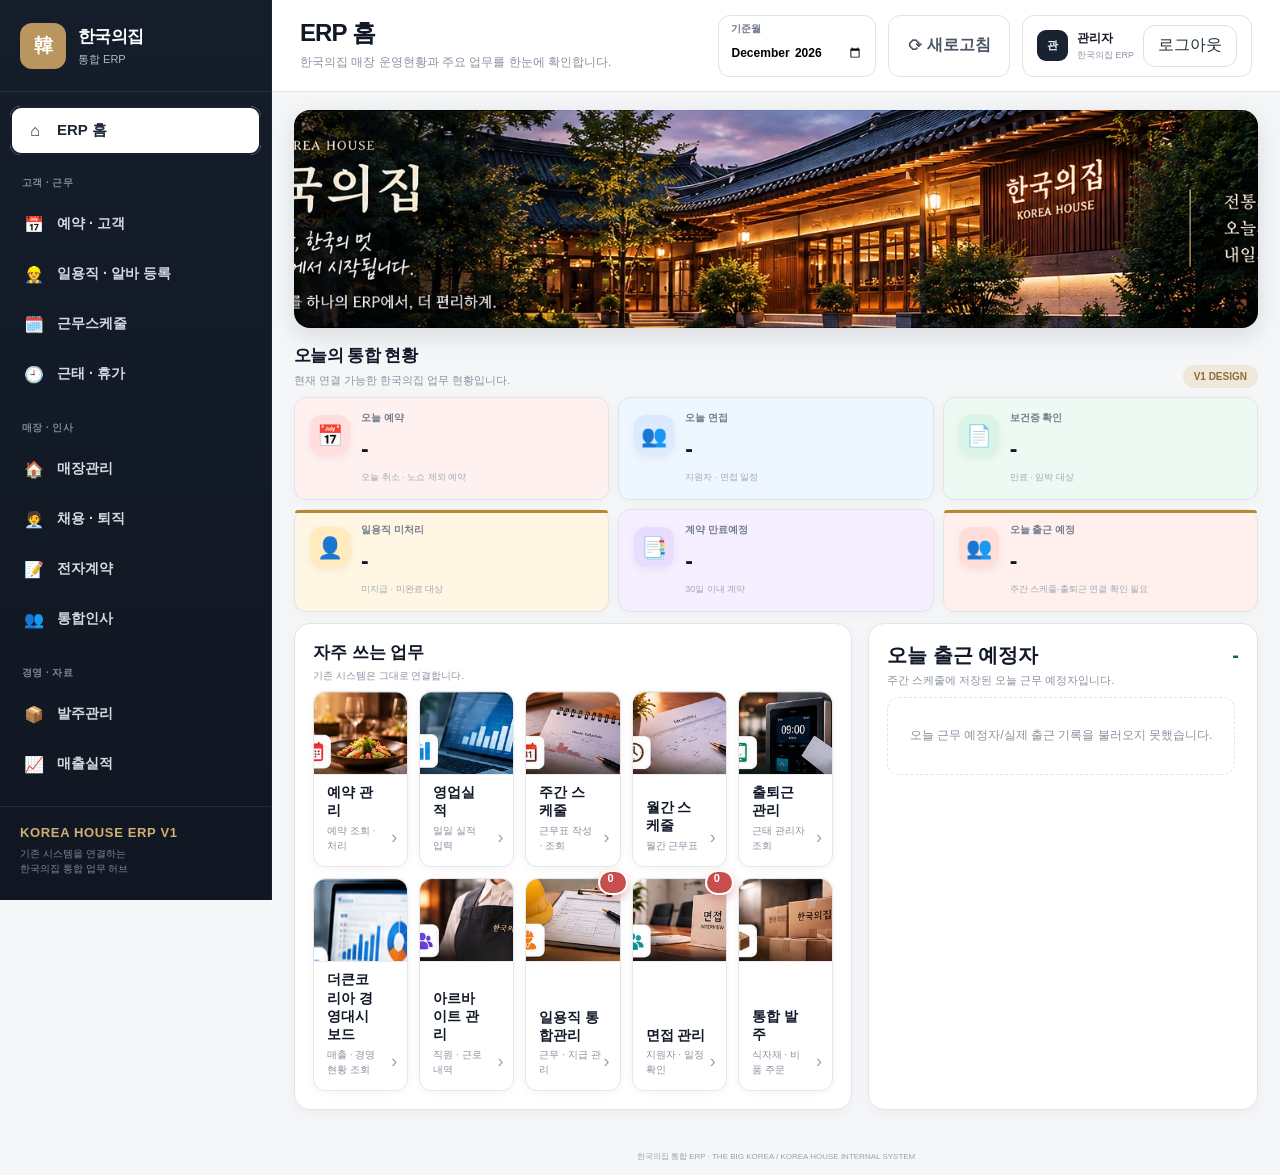
<file: index.html>
<!doctype html>
<html lang="ko">
<head>
  <meta charset="utf-8">
  <meta name="viewport" content="width=device-width, initial-scale=1">
  <meta name="theme-color" content="#111827">
  <title>한국의집 통합 ERP</title>
  <link rel="stylesheet" href="style.css?v=18">
</head>
<body>
<div class="app">
  <aside class="sidebar">
    <div class="brand">
      <div class="brand-mark">韓</div>
      <div><strong>한국의집</strong><small>통합 ERP</small></div>
    </div>

    <div class="side-scroll">
      <a class="side-home" href="#home"><span class="side-ico">⌂</span>ERP 홈</a>

      <div class="side-section-title">고객 · 근무</div>
      <a class="side-link" href="#reservation"><span class="side-ico">📅</span>예약 · 고객</a>
      <a class="side-link" href="#daily"><span class="side-ico">👷</span>일용직 · 알바 등록</a>
      <a class="side-link" href="#schedule"><span class="side-ico">🗓️</span>근무스케줄</a>
      <a class="side-link" href="#attendance"><span class="side-ico">🕘</span>근태 · 휴가</a>

      <div class="side-section-title">매장 · 인사</div>
      <a class="side-link" href="#store"><span class="side-ico">🏠</span>매장관리</a>
      <a class="side-link" href="#recruit"><span class="side-ico">🧑‍💼</span>채용 · 퇴직</a>
      <a class="side-link" href="#contract"><span class="side-ico">📝</span>전자계약</a>
      <a class="side-link" href="#hr"><span class="side-ico">👥</span>통합인사</a>

      <div class="side-section-title">경영 · 자료</div>
      <a class="side-link" href="#order"><span class="side-ico">📦</span>발주관리</a>
      <a class="side-link" href="#performance"><span class="side-ico">📈</span>매출실적</a>
      <a class="side-link" href="#payroll"><span class="side-ico">💳</span>급여관리</a>
      <a class="side-link" href="#ledger"><span class="side-ico">📚</span>원장 · 자료</a>
    </div>

    <div class="side-footer">
      <strong>KOREA HOUSE ERP V1</strong>
      <span>기존 시스템을 연결하는<br>한국의집 통합 업무 허브</span>
    </div>
  </aside>

  <div class="main">
    <header class="topbar">
      <button class="mobile-toggle" onclick="document.body.classList.toggle('menu-open')">☰</button>
      <div class="top-title">
        <h1 id="pageTitle">ERP 홈</h1>
        <p id="pageDesc">한국의집 매장 운영현황과 주요 업무를 한눈에 확인합니다.</p>
      </div>

      <div class="top-actions">
        <div class="month-box">
          <div class="label">기준월</div>
          <input class="month-input" type="month" id="baseMonth">
        </div>
        <button class="refresh" type="button" onclick="location.reload()">⟳ 새로고침</button>
        <div class="admin-box admin-box-with-logout">
          <div class="admin-icon">관</div>
          <div class="admin-user-copy"><strong>관리자</strong><small>한국의집 ERP</small></div>
          <button id="koreahouseLogoutButton" class="kh-logout-btn" type="button" onclick="event.stopPropagation();koreahouseLogout()">로그아웃</button>
        </div>
      </div>
    </header>

    <main class="page" id="home">
      <section class="hero home-view hero-koreahouse">
        <div>
          <div class="eyebrow">KOREA HOUSE MANAGEMENT HUB</div>
          <h2>한국의집의 모든 업무를<br><em>하나의 ERP에서 연결합니다.</em></h2>
          <p>기존 한국의집 인트라넷과 각 시스템은 그대로 유지하고, ERP에서 통합 조회·연결하는 구조입니다.</p>
        </div>
        <div class="hero-side">
          <strong>통합현황</strong>
          <span>예약 · 인사 · 근태 · 급여 · 매출</span>
        </div>
      </section>

      <section class="section home-view">
        <div class="section-head">
          <div><h3>오늘의 통합 현황</h3><p>현재 연결 가능한 한국의집 업무 현황입니다.</p></div>
          <span class="version">V1 DESIGN</span>
        </div>

        <div class="status-grid">
          <div class="status-card" role="button" tabindex="0"
               onclick="openStatusDetail('https://script.google.com/macros/s/AKfycbztW1jBJBIF9QxsXhJMmXfb24w1bPZCQbIormWPiEyiRIx2stbS3YmUABpbc4PtWnZ8/exec')"
               onkeydown="openStatusDetailByKey(event,'https://script.google.com/macros/s/AKfycbztW1jBJBIF9QxsXhJMmXfb24w1bPZCQbIormWPiEyiRIx2stbS3YmUABpbc4PtWnZ8/exec')"
               title="오늘 예약 상세내역 보기" style="cursor:pointer">
            <div class="status-icon" aria-hidden="true">📅</div>
            <div class="status-label">오늘 예약</div>
            <div class="status-value" id="statusReservation">-</div>
            <div class="status-desc">오늘 취소 · 노쇼 제외 예약</div>
          </div>
          <div class="status-card" role="button" tabindex="0"
               onclick="openStatusDetail('https://thebigkorea.github.io/koreahouse-intranet/applicant-admin.html')"
               onkeydown="openStatusDetailByKey(event,'https://thebigkorea.github.io/koreahouse-intranet/applicant-admin.html')"
               title="오늘 면접 상세내역 보기" style="cursor:pointer">
            <div class="status-icon" aria-hidden="true">👥</div>
            <div class="status-label">오늘 면접</div>
            <div class="status-value" id="statusInterview">-</div>
            <div class="status-desc">지원자 · 면접 일정</div>
          </div>
          <div class="status-card" role="button" tabindex="0"
               onclick="openStatusDetail('https://thebigkorea.github.io/koreahouse-intranet/health-cert.html')"
               onkeydown="openStatusDetailByKey(event,'https://thebigkorea.github.io/koreahouse-intranet/health-cert.html')"
               title="보건증 상세내역 보기" style="cursor:pointer">
            <div class="status-icon" aria-hidden="true">📄</div>
            <div class="status-label">보건증 확인</div>
            <div class="status-value" id="statusHealth">-</div>
            <div class="status-desc">만료 · 임박 대상</div>
          </div>
          <div class="status-card emphasis" role="button" tabindex="0"
               onclick="openStatusDetail('https://thebigkorea.github.io/thebigkorea-hq/daily-worker.html')"
               onkeydown="openStatusDetailByKey(event,'https://thebigkorea.github.io/thebigkorea-hq/daily-worker.html')"
               title="일용직 미처리 상세내역 보기" style="cursor:pointer">
            <div class="status-icon" aria-hidden="true">👤</div>
            <div class="status-label">일용직 미처리</div>
            <div class="status-value" id="statusDaily">-</div>
            <div class="status-desc">미지급 · 미완료 대상</div>
          </div>
          <div class="status-card" role="button" tabindex="0"
               onclick="openContractExpireModal()"
               onkeydown="openContractExpireModalByKey(event)"
               title="계약 만료예정 상세내역 보기" style="cursor:pointer">
            <div class="status-icon" aria-hidden="true">📑</div>
            <div class="status-label">계약 만료예정</div>
            <div class="status-value" id="statusContract">-</div>
            <div class="status-desc">30일 이내 계약</div>
          </div>
          <div class="status-card emphasis" role="button" tabindex="0"
               onclick="openStatusDetail('https://thebigkorea.github.io/koreahouse-weekly-schedule/')"
               onkeydown="openStatusDetailByKey(event,'https://thebigkorea.github.io/koreahouse-weekly-schedule/')"
               title="오늘 주간 근무표 보기"
               style="cursor:pointer">
            <div class="status-icon" aria-hidden="true">👥</div>
            <div class="status-label">오늘 출근 예정</div>
            <div class="status-value" id="statusAttendance">-</div>
            <div class="status-desc" id="statusAttendanceDesc">주간 근무표 불러오는 중</div>
          </div>
        </div>

        <div class="home-lower">
          <div class="panel">
            <div class="panel-head">
              <div><h3>자주 쓰는 업무</h3><p>기존 시스템은 그대로 연결합니다.</p></div>
            </div>
            <div class="quick-grid">
              <a class="quick quick-reservation" target="_blank" href="https://script.google.com/macros/s/AKfycbztW1jBJBIF9QxsXhJMmXfb24w1bPZCQbIormWPiEyiRIx2stbS3YmUABpbc4PtWnZ8/exec"><span><strong>예약 관리</strong><small>예약 조회 · 처리</small></span>
              </a>
              <a class="quick quick-sales" target="_blank" href="https://script.google.com/macros/s/AKfycbx-QNqhusp57z6cxhKLcTymf0z5gx7mHkt9kOrcLEGIfxN9b-kgNlk8qtZ_VLWv57dA/exec"><span><strong>영업실적</strong><small>일일 실적 입력</small></span>
              </a>
              <a class="quick quick-weekly" target="_blank" href="https://thebigkorea.github.io/koreahouse-weekly-schedule/"><span><strong>주간 스케줄</strong><small>근무표 작성 · 조회</small></span>
              </a>
              <a class="quick quick-monthly" target="_blank" href="https://thebigkorea.github.io/koreahouse-schedule/"><span><strong>월간 스케줄</strong><small>월간 근무표</small></span>
              </a>
              <a class="quick quick-attendance" href="#" onclick="openAttendanceManage();return false"><span><strong>출퇴근 관리</strong><small>근태 관리자 조회</small></span>
              </a>
              <a class="quick quick-management-dashboard" target="_blank" href="https://script.google.com/macros/s/AKfycbzX4BEypYJv6h-5FZBTCFx1iJfHk-3DPBIHO9yRJfUmdXyy6xATo7vGnjG_T1swabh7XQ/exec"><span><strong>더큰코리아 경영대시보드</strong><small>매출 · 경영현황 조회</small></span>
              </a>
              <a class="quick quick-parttime" target="_blank" href="https://script.google.com/macros/s/AKfycbxvr3itmxIu-yO8yzKkcN0EcBH9TY41f4-E_jVIrCeGn8BxSmuAbmARlV9cXKGAN-aPRA/exec"><span><strong>아르바이트 관리</strong><small>직원 · 근로내역</small></span>
              </a>
              <a class="quick quick-daily" target="_blank" href="https://thebigkorea.github.io/thebigkorea-hq/daily-worker.html"><span><strong>일용직 통합관리</strong><small>근무 · 지급 관리</small></span>
                <span id="koreaDailyUnpaidBadgeTop" class="badge">0</span>
              </a>
              <a class="quick quick-interview" target="_blank" href="https://thebigkorea.github.io/koreahouse-intranet/applicant-admin.html"><span><strong>면접 관리</strong><small>지원자 · 일정 확인</small></span>
                <span id="todayInterviewBadgeTop" class="badge">0</span>
              </a>
              <a class="quick quick-order" target="_blank" href="https://thebigkorea.github.io/koreahouse-intranet/koreahouse-order.html"><span><strong>통합 발주</strong><small>식자재 · 비품 주문</small></span>
              </a>
            </div>
          </div>

          <div class="panel attendance-roster-panel">
            <div class="panel-head">
              <div><h3>오늘 출근 예정자</h3><p>주간 스케줄에 저장된 오늘 근무 예정자입니다.</p></div>
              <strong class="attendance-roster-count" id="attendanceRosterCount">-</strong>
            </div>
            <div class="attendance-name-list" id="attendanceNameList">
              <div class="attendance-empty">오늘 근무 예정자 목록을 불러오는 중입니다.</div>
            </div>
          </div>

        </div>
      </section>

      <section class="section work-view" id="workArea">
        <div class="section-head"><div><h3>전체 업무</h3><p>업무 성격별 세부 시스템입니다.</p></div></div>
        <div class="module-grid">

          <article class="module" id="store">
            <div class="module-head"><span class="module-icon">🏠</span><div><h4>매장관리</h4><p>한국의집 운영 입력, 보건증 및 매장 원장</p></div></div>
            <div class="module-body">
              <div class="task-grid">
                <a class="task primary" target="_blank" href="https://thebigkorea.github.io/koreahouse-intranet/store-manager.html">매장 운영 입력</a>
                <a class="task" target="_blank" href="https://docs.google.com/spreadsheets/d/1msk6vf_5zPXcUH9iimGW82BQzeiKXpDyxm2itsq7o1Q/edit?gid=370891861#gid=370891861">매장 원장 조회</a>
                <a class="task" target="_blank" href="https://drive.worksmobile.com/drive/web/my?resourceKey=MTAwMDAxNTA0NzA1MTQyfDM0NzI2MDA4NDIzMTAyMjcyMDl8RHww&resourceLocation=24101">영업 관련 파일</a>
                <a class="task" target="_blank" href="https://thebigkorea.github.io/koreahouse-intranet/health-cert.html">보건증 관리<span id="healthCertBadge" class="badge">0</span></a>
              </div>
            </div>
          </article>

          <article class="module" id="reservation">
            <div class="module-head"><span class="module-icon">📅</span><div><h4>예약 · 고객관리</h4><p>예약, 고객 CRM, 문자 발송</p></div></div>
            <div class="module-body">
              <div class="task-grid">
                <a class="task primary" target="_blank" href="https://script.google.com/macros/s/AKfycbztW1jBJBIF9QxsXhJMmXfb24w1bPZCQbIormWPiEyiRIx2stbS3YmUABpbc4PtWnZ8/exec">예약 관리</a>
                <a class="task" target="_blank" href="https://script.google.com/macros/s/AKfycbztW1jBJBIF9QxsXhJMmXfb24w1bPZCQbIormWPiEyiRIx2stbS3YmUABpbc4PtWnZ8/exec?page=customer-manager">고객 관리</a>
                <a class="task" target="_blank" href="https://script.google.com/macros/s/AKfycbztW1jBJBIF9QxsXhJMmXfb24w1bPZCQbIormWPiEyiRIx2stbS3YmUABpbc4PtWnZ8/exec?page=sms-manager">문자 관리</a>
              </div>
            </div>
          </article>

          <article class="module" id="order">
            <div class="module-head"><span class="module-icon">📦</span><div><h4>발주관리</h4><p>식자재 · 비품 발주 및 관련 자료</p></div></div>
            <div class="module-body">
              <div class="task-grid">
                <a class="task primary" target="_blank" href="https://thebigkorea.github.io/koreahouse-intranet/koreahouse-order.html">통합 발주</a>
                <a class="task" target="_blank" href="https://drive.worksmobile.com/drive/web/my?resourceKey=MTAwMDAxNTA0NzA1MTQyfDM0NzI2MDA4NDIzMTAyMjcyMDl8RHww&resourceLocation=24101">발주 · 영업 관련 파일</a>
              </div>
            </div>
          </article>

          <article class="module" id="schedule">
            <div class="module-head"><span class="module-icon">🗓️</span><div><h4>근무 스케줄</h4><p>주간 · 월간 근무계획</p></div></div>
            <div class="module-body">
              <div class="task-grid">
                <a class="task primary" target="_blank" href="https://thebigkorea.github.io/koreahouse-weekly-schedule/">주간 스케줄 관리</a>
                <a class="task" target="_blank" href="https://thebigkorea.github.io/koreahouse-schedule/">월간 스케줄 관리</a>
                <a class="task" target="_blank" href="https://docs.google.com/spreadsheets/d/1y1f4noa90DCA_YxZYx9MXe_A523Z5g2raeLU4d4wwb4/edit?gid=950636545#gid=950636545">스케줄 원장</a>
              </div>
            </div>
          </article>

          <article class="module" id="performance">
            <div class="module-head"><span class="module-icon">📈</span><div><h4>매출 · 영업실적</h4><p>실적 입력, 조회, 대시보드</p></div></div>
            <div class="module-body">
              <div class="task-grid">
                <a class="task primary" target="_blank" href="https://script.google.com/macros/s/AKfycbx-QNqhusp57z6cxhKLcTymf0z5gx7mHkt9kOrcLEGIfxN9b-kgNlk8qtZ_VLWv57dA/exec">영업실적 입력</a>
                <a class="task" target="_blank" href="https://script.google.com/macros/s/AKfycbzX4BEypYJv6h-5FZBTCFx1iJfHk-3DPBIHO9yRJfUmdXyy6xATo7vGnjG_T1swabh7XQ/exec">경영 대시보드</a>
                <a class="task" target="_blank" href="https://docs.google.com/spreadsheets/d/1VXAFKtm7IaK6Ns_QbrRzpP8XnzBHau6e49GXhNe0uQg/edit?gid=949326317#gid=949326317">영업실적 원장</a>
              </div>
            </div>
          </article>

          <article class="module" id="hr">
            <div class="module-head"><span class="module-icon">👥</span><div><h4>통합 인사</h4><p>직원정보 및 인사대장</p></div></div>
            <div class="module-body">
              <div class="task-grid">
                <a class="task secure" href="#" onclick="openHrLedger();return false">인사관리대장</a>
                <a class="task" target="_blank" href="https://thebigkorea.github.io/thebigkorea-hq/employee-info.html">직원정보 입력</a>
              </div>
            </div>
          </article>

          <article class="module" id="attendance">
            <div class="module-head"><span class="module-icon">🕘</span><div><h4>근태 · 휴가</h4><p>출퇴근, 초과근무, 연월차</p></div></div>
            <div class="module-body">
              <div class="task-grid">
                <a class="task primary" target="_blank" href="https://thebigkorea.github.io/koreahouse-attendance/?v=3">출퇴근 등록</a>
                <a class="task secure" href="#" onclick="openAttendanceAdmin();return false">출퇴근 관리자</a>
                <a class="task secure" href="#" onclick="openOvertimePage('https://thebigkorea.github.io/koreahouse-intranet/overtime.html');return false">초과근무 입력</a>
                <a class="task secure" href="#" onclick="openOvertimePage('https://thebigkorea.github.io/koreahouse-intranet/overtime-admin.html');return false">초과근무 조회</a>
                <a class="task" target="_blank" href="https://thebigkorea.github.io/koreahouse-leave/">연월차 관리</a>
              </div>
            </div>
          </article>

          <article class="module" id="contract">
            <div class="module-head"><span class="module-icon">📝</span><div><h4>전자계약</h4><p>근로계약 작성 및 계약서 관리</p></div></div>
            <div class="module-body">
              <div class="task-grid">
                <a class="task primary" target="_blank" href="https://thebigkorea.github.io/thebigkorea-hq/regular-contract.html">정규직 근로계약서</a>
                <a class="task" target="_blank" href="https://thebigkorea.github.io/thebigkorea-hq/part-contract.html">아르바이트 근로계약서</a>
                <a class="task" target="_blank" href="https://thebigkorea.github.io/thebigkorea-hq/service-contract.html">사업소득 · 용역계약서</a>
                <a class="task" target="_blank" href="https://thebigkorea.github.io/thebigkorea-hq/contract-admin.html">계약서 관리자<span id="contractExpireBadge" class="badge">0</span></a>
              </div>
            </div>
          </article>

          <article class="module" id="payroll">
            <div class="module-head"><span class="module-icon">💳</span><div><h4>급여관리</h4><p>급여 조회, 계산, 확정</p></div></div>
            <div class="module-body">
              <div class="task-grid">
                <a class="task primary" target="_blank" href="https://thebigkorea.github.io/thebigkorea-payroll-test/">급여관리</a>
              </div>
            </div>
          </article>

          <article class="module" id="daily">
            <div class="module-head"><span class="module-icon">👷</span><div><h4>일용직 · 알바 등록</h4><p>근로내역 및 지급 관리</p></div></div>
            <div class="module-body">
              <div class="task-grid">
                <a class="task primary" target="_blank" href="https://thebigkorea.github.io/thebigkorea-hq/daily-worker.html">일용직 통합관리<span id="koreaDailyUnpaidBadge" class="badge">0</span></a>
                <a class="task" target="_blank" href="https://script.google.com/macros/s/AKfycbxvr3itmxIu-yO8yzKkcN0EcBH9TY41f4-E_jVIrCeGn8BxSmuAbmARlV9cXKGAN-aPRA/exec">아르바이트 관리</a>
                <a class="task" target="_blank" href="https://docs.google.com/spreadsheets/d/1df-V4NKqg1rIYCk9hGH39iQZZdNkIfIpwA4DRjhsYcg/edit?gid=0#gid=0">일용직 원장<span id="dailyUnpaidBadgeReport" class="badge">0</span></a>
              </div>
            </div>
          </article>

          <article class="module" id="recruit">
            <div class="module-head"><span class="module-icon">🧑‍💼</span><div><h4>채용 · 퇴직</h4><p>지원자, 증명서, 비자 및 퇴직 관리</p></div></div>
            <div class="module-body">
              <div class="task-grid">
                <a class="task" target="_blank" href="https://thebigkorea.github.io/koreahouse-intranet/applicant.html">지원자 등록</a>
                <a class="task primary" target="_blank" href="https://thebigkorea.github.io/koreahouse-intranet/applicant-admin.html">면접 관리<span id="todayInterviewBadge" class="badge">0</span></a>
                <a class="task" target="_blank" href="https://thebigkorea.github.io/thebigkorea-hq/foreign-worker-visa.html">외국인 비자 확인</a>
                <a class="task" target="_blank" href="https://thebigkorea.github.io/hr-system/certificate.html">재직증명서</a>
                <a class="task" target="_blank" href="https://thebigkorea.github.io/hr-system/career.html">경력증명서</a>
                <a class="task" target="_blank" href="https://thebigkorea.github.io/hr-system/retirement-admin.html">퇴직서 작성</a>
                <a class="task" target="_blank" href="https://thebigkorea.github.io/hr-system/retirement-list.html">퇴직서 관리자</a>
              </div>
            </div>
          </article>

          <article class="module" id="ledger">
            <div class="module-head"><span class="module-icon">📚</span><div><h4>원장 · 관리자 자료</h4><p>각종 원장 및 관리자 조회</p></div></div>
            <div class="module-body">
              <div class="task-grid">
                <a class="task secure" href="#" onclick="openStaffList();return false">직원 목록</a>
                <a class="task secure" href="#" onclick="openHrSheet();return false">인사 원장 조회</a>
                <a class="task secure" href="#" onclick="openApplicantSheet();return false">지원자 원장 조회</a>
                <a class="task secure" href="#" onclick="openContractLedger();return false">근로계약서 원장</a>
                <a class="task" target="_blank" href="https://thebigkorea.github.io/hr-system/retirement-auth.html">퇴직서 원장</a>
              </div>
              <div class="admin-note">기존 HTML에 깨진 문자열로 들어 있던 일부 관리자 링크는 실제 주소 확인 전까지 제외했습니다.</div>
            </div>
          </article>

        </div>
      </section>
    </main>

      <!-- 계약 만료예정 상세 팝업 -->
      <div class="contract-expire-modal" id="contractExpireModal" hidden>
        <div class="contract-expire-backdrop" onclick="closeContractExpireModal()"></div>
        <section class="contract-expire-dialog" role="dialog" aria-modal="true" aria-labelledby="contractExpireModalTitle">
          <div class="contract-expire-head">
            <div>
              <span class="contract-expire-kicker">CONTRACT ALERT</span>
              <h3 id="contractExpireModalTitle">계약 만료예정</h3>
              <p>오늘부터 30일 이내 종료되는 기존 REG 계약과 신규 통합계약입니다.</p>
            </div>
            <button type="button" class="contract-expire-close" onclick="closeContractExpireModal()" aria-label="닫기">×</button>
          </div>
          <div class="contract-expire-summary">
            <strong id="contractExpireModalCount">0건</strong>
            <span>30일 이내 만료</span>
          </div>
          <div class="contract-expire-list" id="contractExpireList">
            <div class="contract-expire-empty">계약 정보를 불러오는 중입니다.</div>
          </div>
        </section>
      </div>

    <footer>한국의집 통합 ERP · THE BIG KOREA / KOREA HOUSE INTERNAL SYSTEM</footer>
  </div>
</div>

  <script>
    function openStatusDetail(url) {
      window.open(url, '_blank', 'noopener,noreferrer');
    }

    function openStatusDetailByKey(event, url) {
      if (event.key === 'Enter' || event.key === ' ') {
        event.preventDefault();
        openStatusDetail(url);
      }
    }

    // 왼쪽 메뉴와 동일한 순서로 전체 업무 카드를 배치합니다.
    const moduleOrder = [
      'reservation',
      'daily',
      'schedule',
      'attendance',
      'store',
      'recruit',
      'contract',
      'hr',
      'order',
      'performance',
      'payroll',
      'ledger'
    ];

    const moduleGrid = document.querySelector('.module-grid');
    moduleOrder.forEach((id) => {
      const module = document.getElementById(id);
      if (moduleGrid && module) moduleGrid.appendChild(module);
    });
  </script>
  <script src="script.js?v=11"></script>
  <script>
    /* ===== 기존 한국의집 업무 포털 주소 기준 강제 보정 ===== */
    function erpSecureOpen(message, url) {
      if (typeof secureOpen === 'function') {
        return secureOpen(message, url);
      }
      window.open(url, '_blank', 'noopener,noreferrer');
    }

    function openOvertimePage(url) {
      erpSecureOpen('초과근무 관리 비밀번호를 입력하세요.', url);
    }
    function openHrLedger() {
      erpSecureOpen('인사관리대장 비밀번호를 입력하세요.', 'https://thebigkorea.github.io/thebigkorea-hq/employee-admin.html');
    }
    function openHrSheet() {
      erpSecureOpen('인사 원장조회 비밀번호를 입력하세요.', 'https://docs.google.com/spreadsheets/d/1sSKno2C3Gnvx-FwfEru_rsP0QWzliWcVEQIKe9vXFqc/edit?gid=0#gid=0');
    }
    function openApplicantSheet() {
      erpSecureOpen('지원자 원장조회 비밀번호를 입력하세요.', 'https://docs.google.com/spreadsheets/d/1WgLVb-hTehmz2huM5e-gyds1s8aX-7eBhMCYVZEyFDM/edit?gid=1278172800#gid=1278172800');
    }
    function openAttendanceAdmin() {
      erpSecureOpen('출퇴근 관리자 조회 비밀번호를 입력하세요.', 'https://thebigkorea.github.io/koreahouse-attendance/admin.html');
    }
    function openAttendanceManage() {
      erpSecureOpen('출퇴근 관리 비밀번호를 입력하세요.', 'https://thebigkorea.github.io/koreahouse-attendance/admin.html');
    }
    function openStaffList() {
      erpSecureOpen('직원 목록 비밀번호를 입력하세요.', 'https://docs.google.com/spreadsheets/d/1y1f4noa90DCA_YxZYx9MXe_A523Z5g2raeLU4d4wwb4/edit?gid=422940514#gid=422940514');
    }
    function openContractLedger() {
      erpSecureOpen('근로계약서 원장조회 비밀번호를 입력하세요.', 'https://docs.google.com/spreadsheets/d/1sSKno2C3Gnvx-FwfEru_rsP0QWzliWcVEQIKe9vXFqc/edit?gid=1591232369#gid=1591232369');
    }
  </script>

  <script>
    function koreahouseLogout(){
      try {
        localStorage.removeItem("thebigkorea_erp_session");
        localStorage.removeItem("thebigkorea_erp_session_expires");
      } catch(e) {}
      window.location.href = "https://thebigkorea.github.io/thebigkorea-hq/";
    }
  </script>
</body>
</html>
</file>
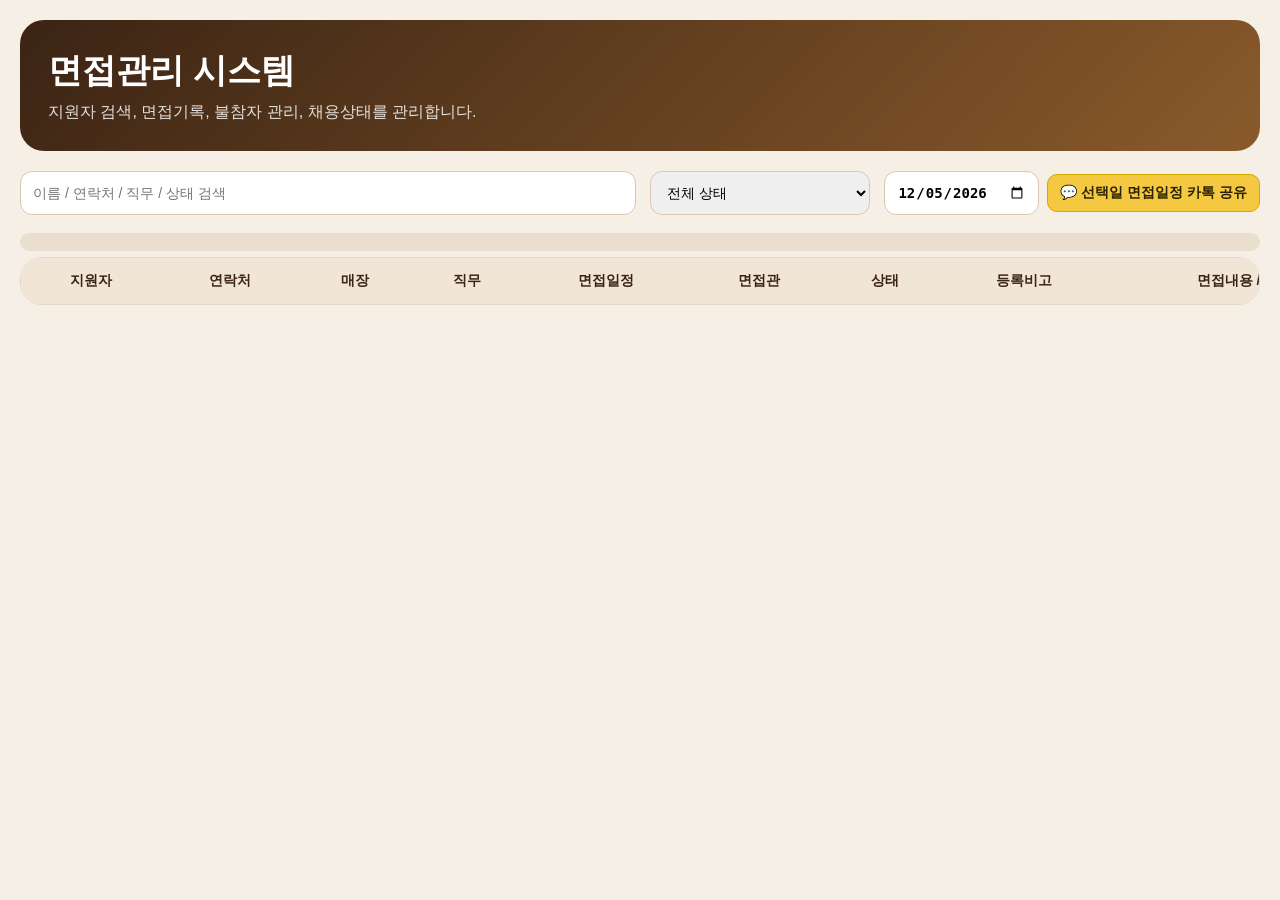
<file: applicant-admin.html>
<!DOCTYPE html>
<html lang="ko">
<head>
<meta charset="UTF-8">
<meta name="viewport" content="width=device-width, initial-scale=1.0">

<title>면접관리</title>

<style>
*{box-sizing:border-box}

body{
  margin:0;
  font-family:-apple-system,BlinkMacSystemFont,"Noto Sans KR",sans-serif;
  background:#f5efe6;
  color:#24170f;
}

.wrap{
  width:100%;
  max-width:none;
  margin:0 auto;
  padding:20px;
}

.header{
  background:linear-gradient(135deg,#3b2414,#8a5a2b);
  color:#fff;
  padding:28px;
  border-radius:24px;
  margin-bottom:20px;
}

.header h1{
  margin:0 0 8px;
  font-size:34px;
}

.header p{
  margin:0;
  opacity:.85;
}

.topbar{
  display:grid;
  grid-template-columns:1fr 220px auto;
  gap:14px;
  margin-bottom:18px;
}

.share-controls{
  display:flex;
  align-items:center;
  gap:8px;
}

.share-controls input{
  width:155px;
  min-width:155px;
  height:100%;
  background:#fff;
  font-weight:800;
}

.btn.share{
  min-width:210px;
}

.btn.share{
  min-width:190px;
  background:#f5c842;
  color:#2b2100;
  border:1px solid #d5a900;
  font-size:14px;
  white-space:nowrap;
}

.btn.share:hover{
  background:#e8b900;
}

input,select,textarea{
  width:100%;
  border:1px solid #d8c8b4;
  border-radius:12px;
  padding:12px;
  font-size:14px;
}

textarea{
  min-height:80px;
  resize:vertical;
}

.table-wrap{
  overflow:auto;
  background:#fff;
  border-radius:22px;
  border:1px solid #e4d7c7;
}

table{
  width:100%;
  border-collapse:collapse;
  min-width:1300px;
}

th{
  background:#f1e5d6;
  color:#3b2414;
  padding:14px;
  font-size:14px;
  text-align:center;
  position:sticky;
  top:0;
}

td{
  padding:12px;
  border-top:1px solid #eee3d6;
  font-size:14px;
  vertical-align:top;
}

tr:hover{
  background:#faf6f1;
}

.badge{
  display:inline-flex;
  align-items:center;
  justify-content:center;
  padding:5px 10px;
  border-radius:999px;
  font-size:12px;
  font-weight:900;
}

.badge.schedule{background:#dbeeff;color:#0f6b8f}
.badge.done{background:#dff4e7;color:#197857}
.badge.no{background:#ffe2df;color:#c0392b}
.badge.hold{background:#fff3cd;color:#8a5a00}
.badge.pass{background:#e4f8ec;color:#157347}
.badge.fail{background:#f1dada;color:#842029}

.btn{
  border:0;
  border-radius:10px;
  padding:9px 12px;
  font-size:13px;
  font-weight:800;
  cursor:pointer;
}

.btn.save{
  background:#7a4a22;
  color:white;
}

.btn.save:hover{
  background:#3b2414;
}

.warn{
  color:#d93025;
  font-weight:900;
}

.memo{
  min-width:240px;
}

.note-box{
  min-width:250px;
}

.note-toggle{
  background:#7a4a22;
  color:#fff;
  width:100%;
  margin-bottom:8px;
  border:2px solid #3b2414;
  font-size:14px;
  font-weight:900;
  cursor:pointer;
}

.note-toggle::after{
  content:" ▼";
  font-size:12px;
}

.note-options{
  display:none;
  border:1px solid #d8c8b4;
  border-radius:12px;
  padding:10px;
  background:#fffaf4;
}

.opinion-box{
  margin-top:10px;
}

.opinion-box label{
  display:block;
  font-size:13px;
  font-weight:900;
  margin-bottom:6px;
  color:#3b2414;
}

.opinion-box textarea{
  min-height:90px;
  background:#fff;
}

.note-options.open{
  display:block;
}

.note-options label{
  display:block;
  font-size:13px;
  margin-bottom:8px;
  line-height:1.4;
}

.note-options input{
  width:auto;
  margin-right:6px;
}

.note-options textarea{
  margin-top:8px;
  min-height:70px;
}

.saved-note{
  margin-top:8px;
  padding:8px;
  background:#f7efe5;
  border-radius:10px;
  font-size:12px;
  line-height:1.5;
  color:#5c4025;
}

@media(max-width:900px){
  .topbar{
    grid-template-columns:1fr;
  }

  .btn.share{
  width:100%;
  min-height:48px;
}

.share-controls{
  display:grid;
  grid-template-columns:1fr;
  gap:8px;
}

.share-controls input{
  width:100%;
  min-width:0;
  min-height:48px;
}

  .wrap{
    padding:12px;
  }
}
.register-memo{
  min-width:280px;
}

.register-memo-box{
  background:#fff7ec;
  border:1px solid #ead8c0;
  border-radius:12px;
  padding:10px;
  font-size:13px;
  line-height:1.6;
  color:#4a3828;
  white-space:pre-wrap;
}

.status-cell{
  min-width:110px;
  text-align:center;
}

.status-label{
  display:inline-block;
  white-space:nowrap;
  font-size:12px;
  font-weight:900;
  color:#7a4a22;
  background:#fff3e3;
  border:1px solid #e1c6a8;
  border-radius:999px;
  padding:4px 10px;
  margin:8px 0 6px;
}

.status-select{
  width:90px;
  min-width:90px;
  height:40px;
  border:1px solid #d8c8b4;
  border-radius:12px;
  background:#fff;
  font-size:13px;
  font-weight:800;
  cursor:pointer;
}

.interviewer-cell{
  min-width:120px;
}

.interviewer-cell input{
  min-width:100px;
}

.phone-cell{
  min-width:150px;
}

.phone-cell input{
  width:145px;
  min-width:145px;
  font-size:14px;
}
/* 표 위쪽 가로 스크롤바 */
.table-scroll-top{
  width:100%;
  overflow-x:auto;
  overflow-y:hidden;
  height:18px;
  margin-bottom:6px;
  border-radius:9px;
  background:#eadfce;
  position:sticky;
  top:0;
  z-index:30;
}

.table-scroll-top-inner{
  height:1px;
}

/* 실제 표 영역 */
.table-wrap{
  width:100%;
  overflow-x:auto;
  overflow-y:visible;
  background:#fff;
  border-radius:22px;
  border:1px solid #e4d7c7;
}

/* PC에서 화면 폭을 충분히 사용 */
table{
  width:100%;
  border-collapse:collapse;
  min-width:1500px;
}

/* 매장·직무가 한 글자씩 줄바꿈되는 현상 방지 */
th,
td{
  word-break:keep-all;
}

td:nth-child(3),
td:nth-child(4){
  min-width:85px;
}

</style>
</head>

<body>

<div class="wrap">

  <div class="header">
    <h1>면접관리 시스템</h1>
    <p>
      지원자 검색, 면접기록, 불참자 관리, 채용상태를 관리합니다.
    </p>
  </div>

  <div class="topbar">
    <input
      id="search"
      placeholder="이름 / 연락처 / 직무 / 상태 검색"
      onkeyup="searchApplicants()">

    <select id="statusFilter" onchange="searchApplicants()">
      <option value="">전체 상태</option>
      <option value="예정">예정</option>
      <option value="완료">완료</option>
      <option value="불참">불참</option>
      <option value="보류">보류</option>
      <option value="채용">채용</option>
      <option value="불합격">불합격</option>
    </select>

    <div class="share-controls">

  <input
    type="date"
    id="shareDate"
    title="공유할 면접 날짜 선택">

  <button
    type="button"
    class="btn share"
    onclick="shareSelectedDateInterviews()">
    💬 선택일 면접일정 카톡 공유
  </button>

</div>
  </div>

  <div
  id="tableScrollTop"
  class="table-scroll-top">

  <div
    id="tableScrollTopInner"
    class="table-scroll-top-inner">
  </div>

</div>

<div
  id="tableWrap"
  class="table-wrap">

  <table id="applicantTable">
      <thead>
        <tr>
          <th>지원자</th>
          <th>연락처</th>
          <th>매장</th>
          <th>직무</th>
          <th>면접일정</th>
          <th>면접관</th>
          <th>상태</th>
          <th>등록비고</th>
          <th>면접내용 / 최종의견</th>          
          <th>저장</th>
        </tr>
      </thead>

      <tbody id="tbody"></tbody>
    </table>
  </div>

</div>

<script>
const API_URL =
"https://script.google.com/macros/s/AKfycbwNqmreZsa_YpzlTQxL4HzkklxxI1wie-ujq-BLeLgtUqPt-_ti4_W1MdbJ0Qf-eIaWJA/exec";

let ALL_LIST = [];

window.addEventListener("load", function(){

  document.getElementById("shareDate").value =
    getTodayString();

  loadApplicants();

  setupTableHorizontalScroll();
});

function setupTableHorizontalScroll(){

  const topScroll =
    document.getElementById("tableScrollTop");

  const topScrollInner =
    document.getElementById("tableScrollTopInner");

  const tableWrap =
    document.getElementById("tableWrap");

  const table =
    document.getElementById("applicantTable");

  if(
    !topScroll ||
    !topScrollInner ||
    !tableWrap ||
    !table
  ){
    return;
  }

  let syncing = false;

  function updateScrollWidth(){

    topScrollInner.style.width =
      table.scrollWidth + "px";

    topScroll.style.display =
      table.scrollWidth > tableWrap.clientWidth
        ? "block"
        : "none";
  }

  topScroll.addEventListener(
    "scroll",
    function(){

      if(syncing) return;

      syncing = true;

      tableWrap.scrollLeft =
        topScroll.scrollLeft;

      syncing = false;
    }
  );

  tableWrap.addEventListener(
    "scroll",
    function(){

      if(syncing) return;

      syncing = true;

      topScroll.scrollLeft =
        tableWrap.scrollLeft;

      syncing = false;
    }
  );

  window.addEventListener(
    "resize",
    updateScrollWidth
  );

  const observer =
    new MutationObserver(
      updateScrollWidth
    );

  observer.observe(
    table,
    {
      childList:true,
      subtree:true
    }
  );

  setTimeout(
    updateScrollWidth,
    100
  );
}

async function loadApplicants(){

  try{

    const res =
      await fetch(API_URL + "?action=list&t=" + Date.now());

    const data =
      await res.json();

    ALL_LIST = data.list || [];

    render(ALL_LIST);

  }catch(e){

    alert("지원자 조회 실패");

  }
}

function searchApplicants(){

  const keyword =
    document.getElementById("search").value.trim();

  const status =
    document.getElementById("statusFilter").value;

  let list =
    [...ALL_LIST];

  if(keyword){

    list =
      list.filter(item => {

        const text = [
          item.name,
          item.phone,
          item.store,
          item.position,
          item.status,
          item.memo,
          item.interviewNote,
          item.finalOpinion
        ].join(" ");

        return text.indexOf(keyword) > -1;

      });
  }

  if(status){
    list =
      list.filter(item => item.status === status);
  }

  render(list);
}

function render(list){

  const tbody =
    document.getElementById("tbody");

      // 면접일이 가장 늦은 날짜부터 표시
  // 면접일이 없는 지원자는 맨 아래로 표시
  list = [...list].sort(function(a, b){

    const dateA =
      String(a.interviewDate || "").trim();

    const dateB =
      String(b.interviewDate || "").trim();

    if(!dateA && !dateB){
      return 0;
    }

    if(!dateA){
      return 1;
    }

    if(!dateB){
      return -1;
    }

    // 면접일 내림차순
    return dateB.localeCompare(dateA);
  });

  if(!list.length){

    tbody.innerHTML =
      `<tr>
        <td colspan="11" style="text-align:center;padding:40px;">
          지원자가 없습니다.
        </td>
      </tr>`;

    return;
  }

  tbody.innerHTML =
    list.map(item => {

      const badgeClass =
        getBadgeClass(item.status);

      return `
      <tr>

        <td>
          <strong>${safe(item.name)}</strong><br>
          <small>${safe(item.createdAt)}</small>
        </td>

        <td class="phone-cell">
  <input
    type="tel"
    id="phone_${item.applicantId}"
    value="${safeAttr(formatPhone(item.phone))}"
    maxlength="13"
    placeholder="연락처 입력"
    oninput="formatPhoneInput(this)">
</td>

        <td>${safe(item.store)}</td>

        <td>${safe(item.position)}</td>

        <td>
          <input
            type="date"
            id="date_${item.applicantId}"
            value="${item.interviewDate || ""}">

          <br><br>

          <input
            type="time"
            id="time_${item.applicantId}"
            value="${item.interviewTime || ""}">
        </td>

        <td class="interviewer-cell">
  <input
    id="interviewer_${item.applicantId}"
    value="${safeAttr(item.interviewer)}">
</td>

        <td class="status-cell">
          <span class="badge ${badgeClass}">
  ${safe(item.status)}
</span>

<br><br>

<div class="status-label">
  상태 선택
</div>

<select
  id="status_${item.applicantId}"
  class="status-select">

  <option ${selected(item.status,"예정")}>예정</option>
  <option ${selected(item.status,"완료")}>완료</option>
  <option ${selected(item.status,"불참")}>불참</option>
  <option ${selected(item.status,"보류")}>보류</option>
  <option ${selected(item.status,"채용")}>채용</option>
  <option ${selected(item.status,"불합격")}>불합격</option>

</select>
        </td>

        <td class="register-memo">
         ${
            item.memo
            ? `<div class="register-memo-box">${safe(item.memo)}</div>`
            : `<span style="color:#aaa;">-</span>`
           }
        </td>

        <td class="memo">

          <div class="note-box">

            <button
              type="button"
              class="btn note-toggle"
              onclick="toggleNoteBox('${item.applicantId}')">
              면접내용 선택 / 입력
            </button>

            <div
              id="noteBox_${item.applicantId}"
              class="note-options">

              <label>
                <input type="checkbox" value="시간 약속을 잘 지킴">
                시간 약속을 잘 지킴
              </label>

              <label>
                <input type="checkbox" value="태도가 밝고 적극적임">
                태도가 밝고 적극적임
              </label>

              <label>
                <input type="checkbox" value="말투가 정중하고 응대가 좋음">
                말투가 정중하고 응대가 좋음
              </label>

              <label>
                <input type="checkbox" value="근무 가능 시간이 적합함">
                근무 가능 시간이 적합함
              </label>

              <label>
                <input type="checkbox" value="경력이 있어 즉시 투입 가능">
                경력이 있어 즉시 투입 가능
              </label>

              <label>
                <input type="checkbox" value="초보이나 배우려는 의지가 있음">
                초보이나 배우려는 의지가 있음
              </label>

              <label>
                <input type="checkbox" value="급여 조건 협의 필요">
                급여 조건 협의 필요
              </label>

              <label>
                <input type="checkbox" value="근무 가능 요일이 제한적임">
                근무 가능 요일이 제한적임
              </label>

              <label>
                <input type="checkbox" value="장기근무 가능성 있음">
                장기근무 가능성 있음
              </label>

              <label>
                <input type="checkbox" value="채용 보류 필요">
                채용 보류 필요
              </label>

              <textarea
                id="note_${item.applicantId}"
                placeholder="기타 면접내용을 직접 입력하세요."></textarea>

            </div>

            ${
              item.interviewNote
              ? `<div class="saved-note">
                   <strong>저장된 면접내용</strong><br>
                   ${safe(item.interviewNote)}
                 </div>`
              : ""
            }
            <div class="opinion-box">
             <label>최종의견</label>
               <textarea
                 id="opinion_${item.applicantId}"
                 placeholder="면접 후 최종 의견을 입력하세요.">${safe(item.finalOpinion)}</textarea>
            </div>  

          </div>

        </td>

        

        <td>
          ${
            item.noShow === "Y"
            ? `<span class="warn">불참자</span>`
            : "-"
          }

          <br><br>

          ${
            item.reInterviewBlock === "Y"
            ? `<span class="warn">재면접 차단</span>`
            : ""
          }
        </td>

        <td>
          <button
            class="btn save"
            onclick="saveInterview('${item.applicantId}')">
            저장
          </button>
        </td>

      </tr>
      `;

    }).join("");
}

function selected(a,b){
  return a === b ? "selected" : "";
}

function getBadgeClass(status){

  if(status === "예정") return "schedule";
  if(status === "완료") return "done";
  if(status === "불참") return "no";
  if(status === "보류") return "hold";
  if(status === "채용") return "pass";
  if(status === "불합격") return "fail";

  return "";
}

function toggleNoteBox(applicantId){

  const box =
    document.getElementById(
      "noteBox_" + applicantId
    );

  if(!box) return;

  box.classList.toggle("open");
}

function getInterviewNote(applicantId){

  const box =
    document.getElementById(
      "noteBox_" + applicantId
    );

  if(!box) return "";

  const checked =
    Array.from(
      box.querySelectorAll(
        "input[type='checkbox']:checked"
      )
    ).map(input => input.value);

  const etc =
    document.getElementById(
      "note_" + applicantId
    ).value.trim();

  if(etc){
    checked.push("기타: " + etc);
  }

  return checked.join(" / ");
}

async function saveInterview(applicantId){

  const newNote =
    getInterviewNote(applicantId);

  const payload = {

    action:"updateInterview",

    applicantId:applicantId,

phone:
  document.getElementById(
    "phone_" + applicantId
  ).value.trim(),

interviewDate:
      document.getElementById(
        "date_" + applicantId
      ).value,

    interviewTime:
      document.getElementById(
        "time_" + applicantId
      ).value,

    interviewer:
      document.getElementById(
        "interviewer_" + applicantId
      ).value,

    status:
      document.getElementById(
        "status_" + applicantId
      ).value,

    interviewNote:
      newNote,

    finalOpinion:
      document.getElementById(
        "opinion_" + applicantId
      ).value
  };

  if(!newNote){
    const ok =
      confirm("면접내용이 비어 있습니다. 그대로 저장할까요?");

    if(!ok) return;
  }

  try{

    const res =
      await fetch(API_URL, {
        method:"POST",
        body:JSON.stringify(payload)
      });

    const data =
      await res.json();

    if(data.success){

      alert("저장되었습니다.");

      loadApplicants();

    }else{

      alert(data.message || "저장 실패");

    }

  }catch(e){

    alert("저장 중 오류");

  }
}

function safe(value){

  return String(value || "")
    .replace(/&/g,"&amp;")
    .replace(/</g,"&lt;")
    .replace(/>/g,"&gt;");
}

function safeAttr(value){

  return String(value || "")
    .replace(/&/g,"&amp;")
    .replace(/"/g,"&quot;")
    .replace(/</g,"&lt;")
    .replace(/>/g,"&gt;");
}

function formatPhoneInput(input){

  let value =
    String(input.value || "")
      .replace(/[^0-9]/g, "")
      .slice(0, 11);

  if(value.length <= 3){
    input.value = value;
    return;
  }

  if(value.length <= 7){
    input.value =
      value.slice(0, 3) +
      "-" +
      value.slice(3);
    return;
  }

  input.value =
    value.slice(0, 3) +
    "-" +
    value.slice(3, 7) +
    "-" +
    value.slice(7);
}

function getTodayString(){

  const now = new Date();

  const year = now.getFullYear();

  const month =
    String(now.getMonth() + 1).padStart(2, "0");

  const day =
    String(now.getDate()).padStart(2, "0");

  return `${year}-${month}-${day}`;
}

function formatKoreanDate(dateString){

  const parts =
    String(dateString || "")
      .split("-")
      .map(Number);

  if(parts.length !== 3){
    return dateString;
  }

  const date =
    new Date(
      parts[0],
      parts[1] - 1,
      parts[2]
    );

  const weekdays = [
    "일",
    "월",
    "화",
    "수",
    "목",
    "금",
    "토"
  ];

  return (
    `${parts[0]}년 ` +
    `${parts[1]}월 ` +
    `${parts[2]}일 ` +
    `${weekdays[date.getDay()]}요일`
  );
}

function formatInterviewTime(value){

  const time =
    String(value || "").trim();

  if(!time){
    return "시간 미정";
  }

  const parts =
    time.split(":");

  const hour =
    Number(parts[0]);

  const minute =
    parts[1] || "00";

  const period =
    hour < 12 ? "오전" : "오후";

  const displayHour =
    hour % 12 || 12;

  return `${period} ${displayHour}:${minute}`;
}

function formatPhone(value){

  const phone =
    String(value || "")
      .replace(/[^0-9]/g, "");

  if(phone.length === 11){

    return (
      phone.slice(0, 3) + "-" +
      phone.slice(3, 7) + "-" +
      phone.slice(7)
    );
  }

  if(phone.length === 10){

    return (
      phone.slice(0, 3) + "-" +
      phone.slice(3, 6) + "-" +
      phone.slice(6)
    );
  }

  return value || "-";
}

function makeSelectedDateInterviewMessage(){

  const selectedDate =
    document.getElementById("shareDate").value;

  if(!selectedDate){
    return {
      success:false,
      message:"공유할 면접 날짜를 선택해주세요."
    };
  }

  const excludedStatuses = [
    "완료",
    "불참",
    "불합격",
    "채용"
  ];

  const list =
    ALL_LIST
      .filter(item =>
        item.interviewDate === selectedDate &&
        !excludedStatuses.includes(item.status)
      )
      .sort((a, b) =>
        String(a.interviewTime || "99:99")
          .localeCompare(
            String(b.interviewTime || "99:99")
          )
      );

  if(!list.length){

    return {
      success:false,
      message:
        formatKoreanDate(selectedDate) +
        "에 예정된 면접 일정이 없습니다."
    };
  }

  const lines = [
    "[면접 일정 안내]",
    formatKoreanDate(selectedDate),
    ""
  ];

  list.forEach((item, index) => {

    lines.push(
      `■ ${formatInterviewTime(item.interviewTime)} ` +
      `${item.name || "이름 미등록"}`
    );

    lines.push(
      `- 지원매장: ${item.store || "-"}`
    );

    lines.push(
      `- 지원직무: ${item.position || "-"}`
    );

    lines.push(
      `- 연락처: ${formatPhone(item.phone)}`
    );

    lines.push(
      `- 면접담당자: ${item.interviewer || "미지정"}`
    );

    lines.push(
      `- 경력 및 메모: ${item.memo || "등록된 메모 없음"}`
    );

    if(index < list.length - 1){
      lines.push("");
    }
  });

  return {
    success:true,
    message:lines.join("\n")
  };
}

async function shareSelectedDateInterviews(){

  const result =
    makeSelectedDateInterviewMessage();

  if(!result.success){

    alert(result.message);

    return;
  }

  const message =
    result.message;

  const selectedDate =
    document.getElementById("shareDate").value;

  const isMobile =
    navigator.maxTouchPoints > 0 &&
    window.innerWidth <= 900;

  if(
    isMobile &&
    navigator.share
  ){

    try{

      await navigator.share({
        title:
          formatKoreanDate(selectedDate) +
          " 면접 일정",
        text:message
      });

      return;

    }catch(error){

      if(error.name === "AbortError"){
        return;
      }
    }
  }

  const copied =
    await copyInterviewMessage(message);

  if(copied){

    alert(
      formatKoreanDate(selectedDate) +
      " 면접 일정이 복사되었습니다.\n" +
      "담당자 카카오톡 대화방에 붙여넣으세요."
    );

  }else{

    prompt(
      "아래 내용을 복사하여 카카오톡으로 보내세요.",
      message
    );
  }
}

async function copyInterviewMessage(message){

  try{

    await navigator.clipboard.writeText(message);

    return true;

  }catch(error){

    const textarea =
      document.createElement("textarea");

    textarea.value = message;
    textarea.style.position = "fixed";
    textarea.style.left = "-9999px";

    document.body.appendChild(textarea);

    textarea.focus();
    textarea.select();

    let copied = false;

    try{

      copied =
        document.execCommand("copy");

    }catch(copyError){

      copied = false;
    }

    textarea.remove();

    return copied;
  }
}
</script>

</body>
</html>
</file>
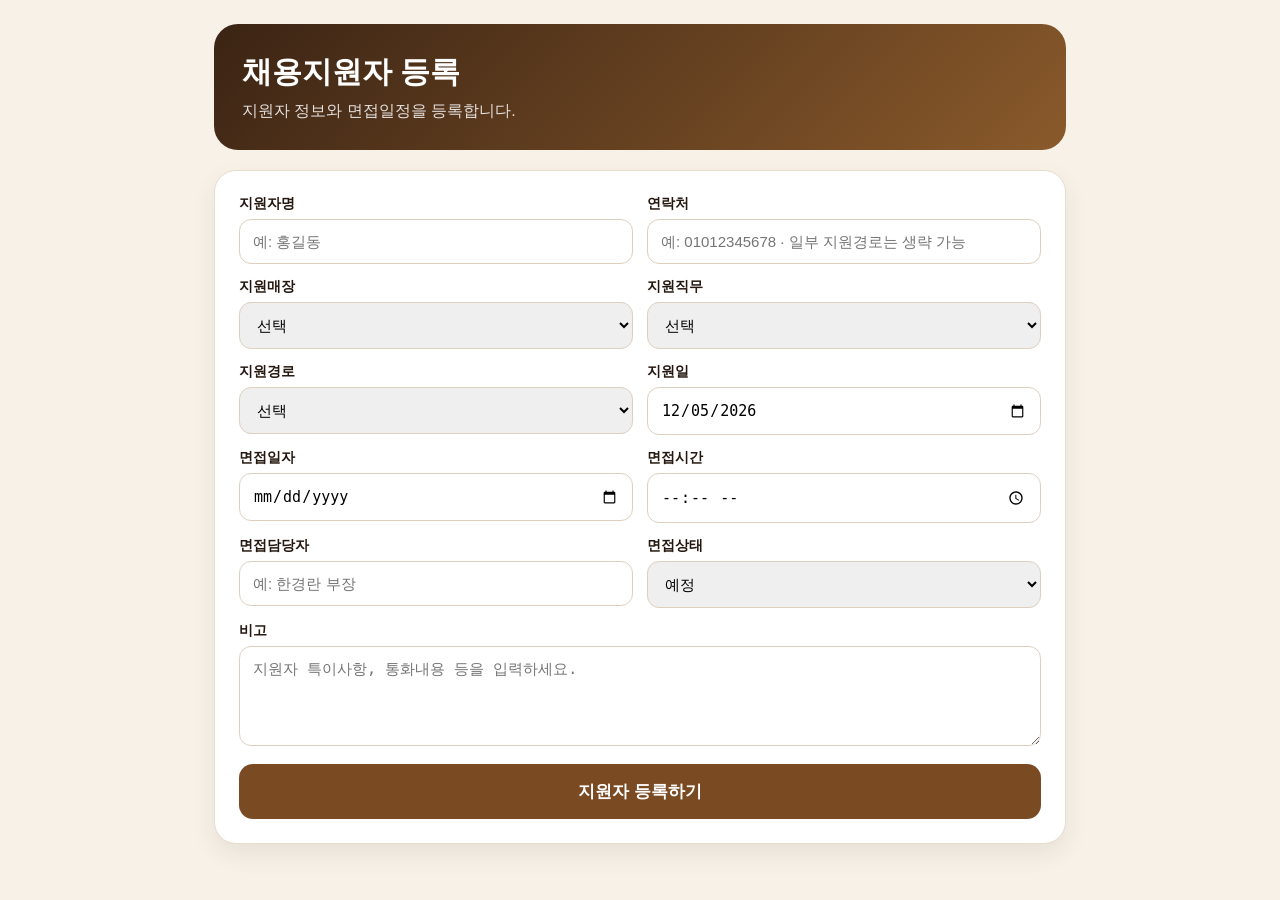
<file: applicant.html>
<!DOCTYPE html>
<html lang="ko">
<head>
<meta charset="UTF-8">
<meta name="viewport" content="width=device-width, initial-scale=1.0">
<title>채용지원자 등록</title>

<style>
*{box-sizing:border-box}
body{
  margin:0;
  font-family:-apple-system,BlinkMacSystemFont,"Segoe UI","Noto Sans KR",Arial,sans-serif;
  background:#f7f1e8;
  color:#24170f;
}
.wrap{
  max-width:900px;
  margin:0 auto;
  padding:24px;
}
.header{
  background:linear-gradient(135deg,#3b2414,#8a5a2b);
  color:white;
  padding:28px;
  border-radius:24px;
  margin-bottom:20px;
}
.header h1{
  margin:0 0 8px;
  font-size:30px;
}
.header p{
  margin:0;
  opacity:.85;
}
.card{
  background:white;
  border:1px solid #e8dccb;
  border-radius:22px;
  padding:24px;
  box-shadow:0 10px 25px rgba(52,32,16,.08);
}
.grid{
  display:grid;
  grid-template-columns:1fr 1fr;
  gap:14px;
}
.full{grid-column:1/-1}
label{
  font-weight:800;
  font-size:14px;
  margin-bottom:6px;
  display:block;
}
input,select,textarea{
  width:100%;
  padding:13px;
  border:1px solid #ddd0bf;
  border-radius:12px;
  font-size:15px;
}
textarea{
  min-height:100px;
  resize:vertical;
}
button{
  width:100%;
  border:0;
  border-radius:14px;
  padding:16px;
  background:#7a4a22;
  color:white;
  font-size:17px;
  font-weight:900;
  cursor:pointer;
}
button:hover{background:#3b2414}
.msg{
  margin-top:16px;
  padding:14px;
  border-radius:12px;
  display:none;
  font-weight:800;
}
.msg.ok{
  display:block;
  background:#e8f5ee;
  color:#197857;
}
.msg.warn{
  display:block;
  background:#fff3cd;
  color:#8a5a00;
}
@media(max-width:700px){
  .grid{grid-template-columns:1fr}
  .wrap{padding:14px}
}
</style>
</head>

<body>
<div class="wrap">

  <div class="header">
    <h1>채용지원자 등록</h1>
    <p>지원자 정보와 면접일정을 등록합니다.</p>
  </div>

  <div class="card">
    <div class="grid">

      <div>
        <label>지원자명</label>
        <input id="name" placeholder="예: 홍길동">
      </div>

      <div>
  <label>연락처</label>
  <input
   id="phone"
   inputmode="numeric"
   maxlength="13"
   placeholder="예: 01012345678 · 일부 지원경로는 생략 가능"
   oninput="formatPhone(this)">
</div>

      <div>
        <label>지원매장</label>
        <select id="store">
          <option value="">선택</option>
          <option>한국의집 롯데월드몰점</option>
          <option>길채정 압구정점</option>
          <option>소바공방 평촌점</option>
          <option>고궁 롯데부여아울렛점</option>
          <option>더큰코리아 본사</option>
        </select>
      </div>

      <div>
        <label>지원직무</label>
        <select id="position">
          <option value="">선택</option>
          <option>홀 직원</option>
          <option>주방 직원</option>
          <option>전처리</option>
          <option>설거지</option>
          <option>매니저</option>
          <option>일용직</option>
          <option>기타</option>
        </select>
      </div>

      <div>
        <label>지원경로</label>
        <select id="source">
          <option value="">선택</option>
          <option>알바몬</option>
          <option>알바천국</option>
          <option>잡코리아</option>
          <option>당근</option>
          <option>사람인</option>
          <option>지인소개</option>
          <option>매장방문</option>
          <option>기타</option>
        </select>
      </div>

      <div>
        <label>지원일</label>
        <input id="applyDate" type="date">
      </div>

      <div>
        <label>면접일자</label>
        <input id="interviewDate" type="date">
      </div>

      <div>
        <label>면접시간</label>
        <input id="interviewTime" type="time">
      </div>

      <div>
        <label>면접담당자</label>
        <input id="interviewer" placeholder="예: 한경란 부장">
      </div>

      <div>
        <label>면접상태</label>
        <select id="status">
          <option>예정</option>
          <option>완료</option>
          <option>불참</option>
          <option>보류</option>
          <option>채용</option>
          <option>불합격</option>
        </select>
      </div>

      <div class="full">
        <label>비고</label>
        <textarea id="memo" placeholder="지원자 특이사항, 통화내용 등을 입력하세요."></textarea>
      </div>

      <div class="full">
        <button onclick="saveApplicant()">지원자 등록하기</button>
      </div>

    </div>

    <div id="msg" class="msg"></div>
  </div>
</div>

<script>
const API_URL =
  "https://script.google.com/macros/s/AKfycbwNqmreZsa_YpzlTQxL4HzkklxxI1wie-ujq-BLeLgtUqPt-_ti4_W1MdbJ0Qf-eIaWJA/exec";

function val(id){
  return document.getElementById(id).value.trim();
}

function today(){
  const d = new Date();
  return d.toISOString().slice(0,10);
}

document.getElementById("applyDate").value = today();

async function saveApplicant(){

  const msg = document.getElementById("msg");
  msg.className = "msg";
  msg.style.display = "none";

  if(!val("name")){
    showMsg("지원자명을 입력하세요.", "warn");
    return;
  }

  const phoneOptionalSources = [
  "알바몬",
  "알바천국",
  "잡코리아",
  "사람인",
  "당근"
];

if(
  !val("phone") &&
  !phoneOptionalSources.includes(val("source"))
){
  showMsg(
    "연락처를 입력하세요. 알바몬·알바천국·잡코리아·사람인·당근 지원자는 연락처 없이 등록할 수 있습니다.",
    "warn"
  );
  return;
}

  const payload = {
    action:"saveApplicant",
    name:val("name"),
    phone:val("phone"),
    store:val("store"),
    position:val("position"),
    source:val("source"),
    applyDate:val("applyDate"),
    interviewDate:val("interviewDate"),
    interviewTime:val("interviewTime"),
    interviewer:val("interviewer"),
    status:val("status"),
    memo:val("memo")
  };

  try{
    const res = await fetch(API_URL, {
      method:"POST",
      body:JSON.stringify(payload)
    });

    const data = await res.json();

    if(data.success){
      showMsg(data.message || "저장되었습니다.", data.blocked === "Y" ? "warn" : "ok");
      clearForm();
    }else{
      showMsg(data.message || "저장 실패", "warn");
    }

  }catch(e){
    showMsg("저장 중 오류가 발생했습니다.", "warn");
  }
}

function showMsg(text, type){
  const msg = document.getElementById("msg");
  msg.textContent = text;
  msg.className = "msg " + type;
}

function clearForm(){
  [
    "name","phone","store","position","source",
    "interviewDate","interviewTime","interviewer","memo"
  ].forEach(id=>{
    document.getElementById(id).value = "";
  });

  document.getElementById("applyDate").value = today();
  document.getElementById("status").value = "예정";
}

function formatPhone(input){

  let v = input.value.replace(/[^0-9]/g, "");

  if(v.length < 4){
    input.value = v;
  }else if(v.length < 8){
    input.value = v.replace(/(\d{3})(\d+)/, "$1-$2");
  }else{
    input.value = v.replace(/(\d{3})(\d{4})(\d+)/, "$1-$2-$3");
  }
}

</script>

</body>
</html>
</file>
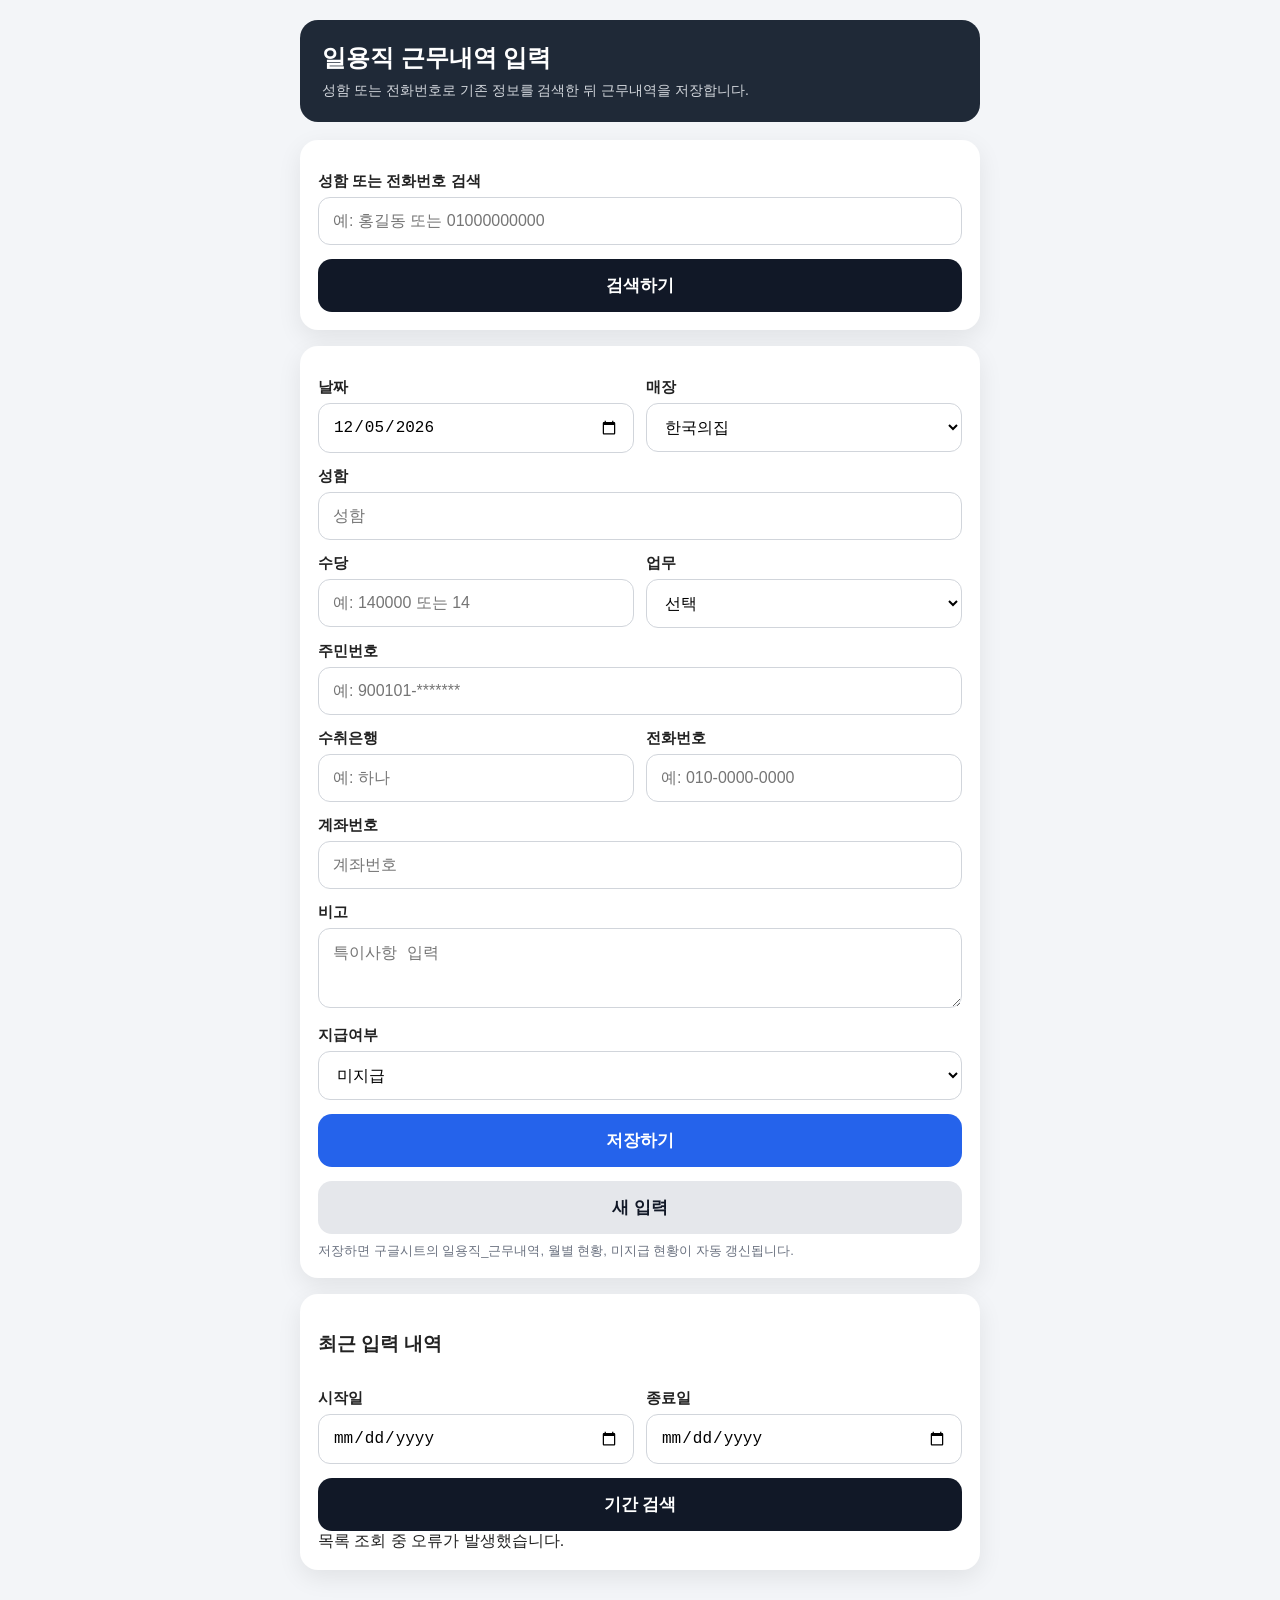
<file: daily-worker.html>
<!DOCTYPE html>
<html lang="ko">
<head>
  <meta charset="UTF-8" />
  <meta name="viewport" content="width=device-width, initial-scale=1.0" />
  <title>일용직 근무내역 입력</title>

  <style>
    * { box-sizing: border-box; }

    body {
      margin: 0;
      font-family: Pretendard, -apple-system, BlinkMacSystemFont, "Segoe UI", sans-serif;
      background: #f3f5f8;
      color: #222;
    }

    .wrap {
      max-width: 720px;
      margin: 0 auto;
      padding: 20px;
    }

    .header {
      background: #1f2937;
      color: white;
      padding: 22px;
      border-radius: 18px;
      margin-bottom: 18px;
    }

    .header h1 {
      margin: 0;
      font-size: 24px;
    }

    .header p {
      margin: 8px 0 0;
      color: #d1d5db;
      font-size: 14px;
    }

    .card {
      background: white;
      border-radius: 18px;
      padding: 18px;
      box-shadow: 0 8px 24px rgba(0,0,0,0.08);
      margin-bottom: 16px;
    }

    label {
      display: block;
      font-weight: 700;
      margin: 14px 0 6px;
      font-size: 15px;
    }

    input, select, textarea {
      width: 100%;
      padding: 14px;
      border: 1px solid #d1d5db;
      border-radius: 12px;
      font-size: 16px;
      background: #fff;
    }

    textarea {
      min-height: 80px;
      resize: vertical;
    }

    .row {
      display: grid;
      grid-template-columns: 1fr 1fr;
      gap: 12px;
    }

    .btn {
      width: 100%;
      border: 0;
      border-radius: 14px;
      padding: 15px;
      font-size: 17px;
      font-weight: 800;
      cursor: pointer;
      margin-top: 14px;
    }

    .btn-primary {
      background: #2563eb;
      color: white;
    }

    .btn-dark {
      background: #111827;
      color: white;
    }

    .btn-light {
      background: #e5e7eb;
      color: #111827;
    }

    .btn:disabled {
      opacity: 0.5;
      cursor: not-allowed;
    }

    .result-item {
      border: 1px solid #d1d5db;
      border-radius: 14px;
      padding: 14px;
      margin-top: 10px;
      background: #f9fafb;
      cursor: pointer;
    }

    .result-item strong {
      font-size: 17px;
    }

    .result-item p {
      margin: 6px 0 0;
      color: #4b5563;
      font-size: 14px;
      line-height: 1.5;
    }

    .notice {
      padding: 12px;
      border-radius: 12px;
      margin-top: 12px;
      font-size: 14px;
      display: none;
    }

    .notice.ok {
      display: block;
      background: #dcfce7;
      color: #166534;
    }

    .notice.err {
      display: block;
      background: #fee2e2;
      color: #991b1b;
    }

    .small {
      color: #6b7280;
      font-size: 13px;
      margin-top: 8px;
    }

    @media (max-width: 520px) {
      .wrap { padding: 14px; }
      .row { grid-template-columns: 1fr; }
      .header h1 { font-size: 21px; }
    }
  </style>
</head>

<body>
  <div class="wrap">
    <div class="header">
      <h1>일용직 근무내역 입력</h1>
      <p>성함 또는 전화번호로 기존 정보를 검색한 뒤 근무내역을 저장합니다.</p>
    </div>

    <div class="card">
      <label>성함 또는 전화번호 검색</label>
      <input id="keyword" type="text" placeholder="예: 홍길동 또는 01000000000" />

      <button class="btn btn-dark" onclick="searchWorker()">검색하기</button>

      <div id="searchNotice" class="notice"></div>
      <div id="resultBox"></div>
    </div>

    <div class="card">
      <div class="row">
        <div>
          <label>날짜</label>
          <input id="date" type="date" />
        </div>
        <div>
          <label>매장</label>
          <select id="store">
            <option value="한국의집">한국의집</option>
            <option value="더큰코리아 본사">더큰코리아 본사</option>
            <option value="소바공방 평촌점">소바공방 평촌점</option>
            <option value="길채정 압구정점">길채정 압구정점</option>
            <option value="기타">기타</option>
          </select>
        </div>
      </div>

      <label>성함</label>
      <input id="name" type="text" placeholder="성함" />

      <div class="row">
        <div>
          <label>수당</label>
          <input id="allowance" type="number" placeholder="예: 140000 또는 14" />
        </div>
        <div>
          <label>업무</label>
          <select id="job">
            <option value="">선택</option>
            <option value="홀">홀</option>
            <option value="설거지">설거지</option>
            <option value="주방">주방</option>
            <option value="전처리">전처리</option>
            <option value="퇴식">퇴식</option>
            <option value="기타">기타</option>
          </select>
        </div>
      </div>

      <label>주민번호</label>
      <input id="rrn" type="text" placeholder="예: 900101-*******" />

      <div class="row">
        <div>
          <label>수취은행</label>
          <input id="bank" type="text" placeholder="예: 하나" />
        </div>
        <div>
          <label>전화번호</label>
          <input id="phone" type="tel" placeholder="예: 010-0000-0000" />
        </div>
      </div>

      <label>계좌번호</label>
      <input id="account" type="text" placeholder="계좌번호" />

      <label>비고</label>
      <textarea id="memo" placeholder="특이사항 입력"></textarea>

      <label>지급여부</label>
      <select id="payStatus">
        <option value="미지급">미지급</option>
        <option value="지급완료">지급완료</option>
      </select>

      <button id="saveBtn" class="btn btn-primary" onclick="saveDailyWorker()">저장하기</button>
      <button id="updateBtn"class="btn btn-dark"onclick="updateDailyWorker()"style="display:none;">수정 저장</button>
      <button class="btn btn-light" onclick="clearForm()">새 입력</button>

      <div id="saveNotice" class="notice"></div>
      <div class="small">저장하면 구글시트의 일용직_근무내역, 월별 현황, 미지급 현황이 자동 갱신됩니다.</div>
    </div>
      <div class="card">
        <h3>최근 입력 내역</h3>

<div class="row">
  <div>
    <label>시작일</label>
    <input id="listStartDate" type="date">
  </div>

  <div>
    <label>종료일</label>
    <input id="listEndDate" type="date">
  </div>
</div>

<button id="searchListBtn"
        class="btn btn-dark"
        onclick="loadRecentWorkers()">
  기간 검색
</button>

<div id="workerList">
  불러오는 중...
</div>
    </div>
  </div>

  <script>
    const API_URL = "https://script.google.com/macros/s/AKfycbz_NFlMRhx_mP_0maccpd62iWNHGMVo-pAZCHg7s8-tM26QvKlIVrPL6TmElRgM6XIS/exec";

    document.addEventListener("DOMContentLoaded", () => {
      const today = new Date();
      document.getElementById("date").value = today.toISOString().slice(0, 10);
    });

    function showNotice(id, type, msg) {
      const el = document.getElementById(id);
      el.className = "notice " + type;
      el.textContent = msg;
    }

    function clearNotice(id) {
      const el = document.getElementById(id);
      el.className = "notice";
      el.textContent = "";
    }

    async function searchWorker() {
      const keyword = document.getElementById("keyword").value.trim();
      const resultBox = document.getElementById("resultBox");
      resultBox.innerHTML = "";
      clearNotice("searchNotice");

      if (!keyword) {
        showNotice("searchNotice", "err", "성함 또는 전화번호를 입력해주세요.");
        return;
      }

      showNotice("searchNotice", "ok", "검색 중입니다...");

      try {
        const res = await fetch(API_URL + "?action=searchWorker&keyword=" + encodeURIComponent(keyword));
        const json = await res.json();

        resultBox.innerHTML = "";

        if (!json.success || !json.data || json.data.length === 0) {
          showNotice("searchNotice", "err", "기존 정보가 없습니다. 아래에 직접 입력해주세요.");
          document.getElementById("name").value = keyword;
          return;
        }

        showNotice("searchNotice", "ok", json.data.length + "건의 기존 정보를 찾았습니다.");

        json.data.forEach(worker => {
          const div = document.createElement("div");
          div.className = "result-item";
          div.innerHTML = `
            <strong>${worker.name || ""} / ${formatPhone(worker.phone || "")}</strong>
            <p>
              은행: ${worker.bank || "-"}<br>
              계좌: ${worker.account || "-"}<br>
              최근업무: ${worker.lastJob || "-"} / 최근수당: ${worker.lastAllowance || "-"}
            </p>
          `;
          div.onclick = () => {
            const ok = confirm(
              `${worker.name} 님의 기존 정보가 있습니다.\n\n` +
              `전화번호: ${formatPhone(worker.phone || "")}\n` +
              `은행: ${worker.bank || "-"}\n` +
              `계좌: ${worker.account || "-"}\n\n` +
              `이 정보로 입력하시겠습니까?`
            );

            if (ok) fillWorker(worker);
          };
          resultBox.appendChild(div);
        });
      } catch (err) {
        showNotice("searchNotice", "err", "검색 중 오류가 발생했습니다. 배포 URL 또는 권한을 확인해주세요.");
      }
    }

    function fillWorker(worker) {
      document.getElementById("name").value = worker.name || "";
      document.getElementById("phone").value = formatPhone(worker.phone || "");
      document.getElementById("rrn").value = worker.rrn || "";
      document.getElementById("bank").value = worker.bank || "";
      document.getElementById("account").value = worker.account || "";

      if (worker.lastJob) document.getElementById("job").value = worker.lastJob;
      if (worker.lastAllowance) document.getElementById("allowance").value = worker.lastAllowance;

      showNotice("searchNotice", "ok", "기존 정보를 불러왔습니다. 날짜와 업무 내용을 확인 후 저장하세요.");
    }

    async function saveDailyWorker() {
      clearNotice("saveNotice");

      const btn = document.getElementById("saveBtn");
      btn.disabled = true;
      btn.textContent = "저장 중...";

      const data = {
        action: "saveDailyWorker",
        date: document.getElementById("date").value,
        store: document.getElementById("store").value,
        name: document.getElementById("name").value.trim(),
        allowance: document.getElementById("allowance").value,
        job: document.getElementById("job").value,
        rrn: document.getElementById("rrn").value.trim(),
        bank: document.getElementById("bank").value.trim(),
        account: document.getElementById("account").value.trim(),
        phone: document.getElementById("phone").value.trim(),
        memo: document.getElementById("memo").value.trim(),
        payStatus: document.getElementById("payStatus").value
      };

      if (!data.name) {
        showNotice("saveNotice", "err", "성함을 입력해주세요.");
        resetButton();
        return;
      }

      if (!data.phone) {
        showNotice("saveNotice", "err", "전화번호를 입력해주세요.");
        resetButton();
        return;
      }

      try {
        const res = await fetch(API_URL, {
          method: "POST",
          body: JSON.stringify(data)
        });

        const json = await res.json();

        if (json.success) {
          showNotice("saveNotice", "ok", json.message || "저장되었습니다.");
          document.getElementById("keyword").value = "";
          document.getElementById("resultBox").innerHTML = "";
        } else {
          showNotice("saveNotice", "err", json.message || "저장에 실패했습니다.");
        }
      } catch (err) {
        showNotice("saveNotice", "err", "저장 중 오류가 발생했습니다. 웹앱 배포 권한을 확인해주세요.");
      }

      resetButton();
    }

    function resetButton() {
      const btn = document.getElementById("saveBtn");
      btn.disabled = false;
      btn.textContent = "저장하기";
    }

    function clearForm() {
      document.getElementById("keyword").value = "";
      document.getElementById("resultBox").innerHTML = "";
      clearNotice("searchNotice");
      clearNotice("saveNotice");

      const today = new Date();
      document.getElementById("date").value = today.toISOString().slice(0, 10);
      document.getElementById("store").value = "한국의집";
      document.getElementById("name").value = "";
      document.getElementById("allowance").value = "";
      document.getElementById("job").value = "";
      document.getElementById("rrn").value = "";
      document.getElementById("bank").value = "";
      document.getElementById("phone").value = "";
      document.getElementById("account").value = "";
      document.getElementById("memo").value = "";
      document.getElementById("payStatus").value = "미지급";
    }

    function formatPhone(phone) {
      const num = String(phone || "").replace(/[^0-9]/g, "");

      if (num.length === 11) {
        return num.replace(/(\d{3})(\d{4})(\d{4})/, "$1-$2-$3");
      }

      if (num.length === 10) {
        return num.replace(/(\d{3})(\d{3})(\d{4})/, "$1-$2-$3");
      }

      return phone || "";
    }

    let selectedRowNumber = null;

document.addEventListener("DOMContentLoaded", () => {
  loadRecentWorkers();
});

async function loadRecentWorkers() {

  const box = document.getElementById("workerList");
  const btn = document.getElementById("searchListBtn");

  box.innerHTML = "불러오는 중...";

  if (btn) {
    btn.disabled = true;
    btn.textContent = "검색 중...";
  }

  const startDate = document.getElementById("listStartDate").value;
  const endDate = document.getElementById("listEndDate").value;

  try {

    let url = API_URL + "?action=getDailyWorkerList";

    if (startDate) {
      url += "&startDate=" + encodeURIComponent(startDate);
    }

    if (endDate) {
      url += "&endDate=" + encodeURIComponent(endDate);
    }

    const res = await fetch(url);
    const json = await res.json();

    if (!json.success) {
      box.innerHTML = json.message || "불러오기에 실패했습니다.";
      return;
    }

    const list = json.data || [];

    if (list.length === 0) {
      box.innerHTML = "해당 기간의 입력 내역이 없습니다.";
      return;
    }

    window.workerCache = list;

    box.innerHTML = list.map(item => `
      <div class="result-item">
        <strong>${item.name}</strong>
        <p>
          날짜: ${item.date || "-"}<br>
          매장: ${item.store || "-"}<br>
          수당: ${item.allowance || "-"}<br>
          업무: ${item.job || "-"}<br>
          지급상태: ${item.payStatus || "-"}
        </p>

        <button class="btn btn-dark"
                onclick="editWorker(${item.rowNumber})">
          수정
        </button>
      </div>
    `).join("");

  } catch (err) {
    box.innerHTML = "목록 조회 중 오류가 발생했습니다.";
  }

  if (btn) {
    btn.disabled = false;
    btn.textContent = "기간 검색";
  }
}

function editWorker(rowNumber) {

  const item =
    (window.workerCache || [])
      .find(x => x.rowNumber === rowNumber);

  if (!item) return;

  selectedRowNumber = rowNumber;

  document.getElementById("date").value =
    item.date || "";

  document.getElementById("store").value =
    item.store || "한국의집";

  document.getElementById("name").value =
    item.name || "";

  document.getElementById("allowance").value =
    item.allowance || "";

  document.getElementById("job").value =
    item.job || "";

  document.getElementById("rrn").value =
    item.rrn || "";

  document.getElementById("bank").value =
    item.bank || "";

  document.getElementById("phone").value =
    item.phone || "";

  document.getElementById("account").value =
    item.account || "";

  document.getElementById("memo").value =
    item.memo || "";

  document.getElementById("payStatus").value =
    item.payStatus || "미지급";

  document.getElementById("updateBtn")
    .style.display = "block";

  window.scrollTo({
    top: 0,
    behavior: "smooth"
  });
}

async function updateDailyWorker() {

  if (!selectedRowNumber) {
    alert("수정할 내역을 선택해주세요.");
    return;
  }

  const data = {
    action: "updateDailyWorker",
    rowNumber: selectedRowNumber,
    date: document.getElementById("date").value,
    store: document.getElementById("store").value,
    name: document.getElementById("name").value.trim(),
    allowance: document.getElementById("allowance").value,
    job: document.getElementById("job").value,
    rrn: document.getElementById("rrn").value.trim(),
    bank: document.getElementById("bank").value.trim(),
    account: document.getElementById("account").value.trim(),
    phone: document.getElementById("phone").value.trim(),
    memo: document.getElementById("memo").value.trim(),
    payStatus: document.getElementById("payStatus").value
  };

  try {

    const res = await fetch(API_URL, {
      method: "POST",
      body: JSON.stringify(data)
    });

    const json = await res.json();

    if (json.success) {

      alert("수정되었습니다.");

      loadRecentWorkers();

      document.getElementById("updateBtn")
        .style.display = "none";

    } else {

      alert(json.message || "수정 실패");
    }

  } catch(err) {

    alert("수정 중 오류가 발생했습니다.");
  }
}
  </script>
</body>
</html>
</file>
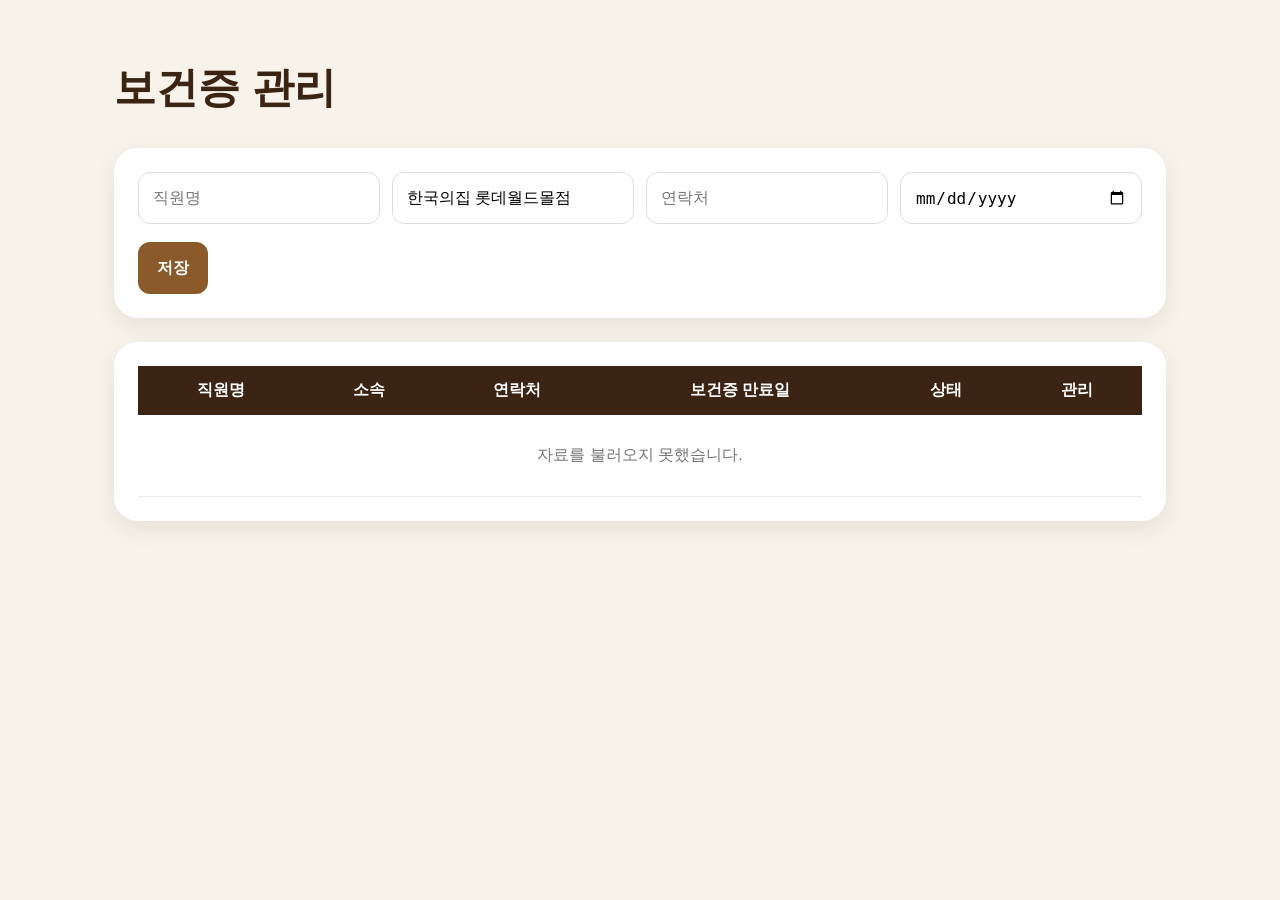
<file: health-cert.html>
<!DOCTYPE html>
<html lang="ko">
<head>
<meta charset="UTF-8">
<meta name="viewport" content="width=device-width, initial-scale=1.0">
<title>보건증 관리</title>

<style>
*{box-sizing:border-box;}

body{
  margin:0;
  background:#f8f3ea;
  font-family:"Noto Sans KR",sans-serif;
  color:#3b2414;
  overflow-x:hidden;
}

.wrap{
  width:100%;
  max-width:1100px;
  margin:0 auto;
  padding:60px 24px;
}

h1{
  font-size:42px;
  margin:0 0 32px;
}

.retire-btn{
  background:#b91c1c;
  margin-left:6px;
}

.card{
  background:white;
  border-radius:24px;
  padding:24px;
  margin-bottom:24px;
  box-shadow:0 8px 24px rgba(0,0,0,.08);
}

.grid{
  display:grid;
  grid-template-columns:repeat(4,1fr);
  gap:12px;
}

input,button{
  width:100%;
  height:52px;
  border-radius:12px;
  border:1px solid #ddd;
  padding:0 14px;
  font-size:16px;
}

button{
  width:auto;
  min-width:70px;
  background:#8a5a2b;
  color:white;
  font-weight:800;
  cursor:pointer;
  border:none;
}

.btn-row{
  display:flex;
  gap:10px;
  margin-top:18px;
}

.cancel-btn{
  background:#777;
  display:none;
}

.table-wrap{
  width:100%;
  overflow-x:auto;
}

table{
  width:100%;
  border-collapse:collapse;
}

th{
  background:#3b2414;
  color:white;
  padding:14px;
  white-space:nowrap;
}

td{
  padding:13px;
  border-bottom:1px solid #eee;
  text-align:center;
  white-space:nowrap;
}

.badge{
  display:inline-block;
  padding:6px 12px;
  border-radius:999px;
  font-weight:800;
  font-size:14px;
}

.normal{background:#dcfce7;color:#166534;}
.warn{background:#fff3cd;color:#8a5a00;}
.danger{background:#fed7aa;color:#c2410c;}
.expired{background:#fee2e2;color:#b91c1c;}

.edit-btn{
  height:36px;
  min-width:60px;
  font-size:14px;
  border-radius:10px;
}

.empty{
  padding:30px;
  text-align:center;
  color:#777;
}

@media (max-width:600px){
  .wrap{padding:28px 16px;}
  h1{font-size:30px;}
  .card{padding:18px;}
  .grid{grid-template-columns:1fr;}
  .btn-row{flex-direction:column;}
  button{width:100%;}
  table{min-width:720px;}
}
</style>
</head>

<body>
<div class="wrap">

  <h1>보건증 관리</h1>

  <div class="card">
    <div class="grid">
      <input id="name" placeholder="직원명">
      <input id="store" placeholder="소속" value="한국의집 롯데월드몰점">
      <input id="phone" placeholder="연락처">
      <input id="expireDate" type="date">
    </div>

    <div class="btn-row">
      <button id="saveBtn" onclick="saveHealthCert()">저장</button>
      <button id="cancelBtn" class="cancel-btn" onclick="cancelEdit()">수정취소</button>
    </div>
  </div>

  <div class="card">
    <div class="table-wrap">
      <table>
        <thead>
          <tr>
            <th>직원명</th>
            <th>소속</th>
            <th>연락처</th>
            <th>보건증 만료일</th>
            <th>상태</th>
            <th>관리</th>
          </tr>
        </thead>
        <tbody id="listBody"></tbody>
      </table>
    </div>
  </div>

</div>

<script>
const API_URL =
"https://script.google.com/macros/s/AKfycby-FdNL_GsXFB4klTrk8fM6YB7Fgkoh0-we-D48z9o34d0OUy09PtHuAaCIAfngIqs7/exec";

let currentList = [];
let editName = "";

document.addEventListener("DOMContentLoaded", loadHealthCertList);

async function saveHealthCert(){

  const data = {
    action: editName ? "update" : "save",
    oldName: editName,
    name: val("name"),
    store: val("store"),
    phone: val("phone"),
    expireDate: val("expireDate")
  };

  if(!data.name || !data.expireDate){
    alert("직원명과 만료일은 필수입니다.");
    return;
  }

  try{
    const res = await fetch(API_URL,{
      method:"POST",
      body:JSON.stringify(data)
    });

    const result = await res.json();

    if(result.success){
      alert(editName ? "수정되었습니다." : "저장되었습니다.");
      clearForm();
      loadHealthCertList();
    }else{
      alert(result.message || "저장 실패");
    }

  }catch(err){
    alert("저장 중 오류가 발생했습니다.");
  }
}


async function retireHealthCert(index){

  const item = currentList[index];
  if(!item) return;

  if(!confirm(`${item.name} 직원을 퇴사 처리할까요?`)){
    return;
  }

  try{
    const res = await fetch(API_URL,{
      method:"POST",
      body:JSON.stringify({
        action:"retire",
        name:item.name
      })
    });

    const result = await res.json();

    if(result.success){
      alert("퇴사 처리되었습니다.");
      loadHealthCertList();
    }else{
      alert(result.message || "퇴사 처리 실패");
    }

  }catch(err){
    alert("퇴사 처리 중 오류가 발생했습니다.");
  }
}

async function loadHealthCertList(){

  const body = document.getElementById("listBody");

  body.innerHTML = `
    <tr>
      <td colspan="6" class="empty">불러오는 중입니다.</td>
    </tr>
  `;

  try{
    const res = await fetch(API_URL,{
      method:"POST",
      body:JSON.stringify({action:"list"})
    });

    const result = await res.json();
const list = result.list || [];

/* 만료일 가까운 순서로 정렬 */
list.sort((a, b) => {

  const aDiff = getDiffDays(a.expireDate);
  const bDiff = getDiffDays(b.expireDate);

  const priority = diff => {
    if(diff < 0) return 0;      // 만료
    if(diff <= 7) return 1;     // 즉시갱신
    if(diff <= 30) return 2;    // 갱신임박
    return 3;                   // 정상
  };

  const pa = priority(aDiff);
  const pb = priority(bDiff);

  if(pa !== pb) return pa - pb;

  return aDiff - bDiff;

});

currentList = list;
body.innerHTML = "";

    if(list.length === 0){
      body.innerHTML = `
        <tr>
          <td colspan="6" class="empty">등록된 보건증이 없습니다.</td>
        </tr>
      `;
      return;
    }

    list.forEach((item,index)=>{
      body.innerHTML += `
        <tr>
          <td>${item.name || ""}</td>
          <td>${item.store || ""}</td>
          <td>${item.phone || ""}</td>
          <td>${item.expireDate || ""}</td>
          <td>${makeStatusBadge(item.expireDate)}</td>
          <td>
            <button class="edit-btn" onclick="editHealthCert(${index})">수정</button>
            <button class="edit-btn retire-btn" onclick="retireHealthCert(${index})">퇴사</button>
          </td>
        </tr>
      `;
    });

  }catch(err){
    body.innerHTML = `
      <tr>
        <td colspan="6" class="empty">자료를 불러오지 못했습니다.</td>
      </tr>
    `;
  }
}

function editHealthCert(index){

  const item = currentList[index];
  if(!item) return;

  editName = item.name || "";

  document.getElementById("name").value = item.name || "";
  document.getElementById("store").value = item.store || "";
  document.getElementById("phone").value = item.phone || "";
  document.getElementById("expireDate").value = item.expireDate || "";

  document.getElementById("saveBtn").textContent = "수정저장";
  document.getElementById("cancelBtn").style.display = "inline-block";

  window.scrollTo({top:0, behavior:"smooth"});
}

function cancelEdit(){
  clearForm();
}

function clearForm(){
  editName = "";
  document.getElementById("name").value = "";
  document.getElementById("phone").value = "";
  document.getElementById("expireDate").value = "";
  document.getElementById("store").value = "한국의집 롯데월드몰점";
  document.getElementById("saveBtn").textContent = "저장";
  document.getElementById("cancelBtn").style.display = "none";
}

function makeStatusBadge(date){

  const diff = getDiffDays(date);

  if(diff < 0){
    return `<span class="badge expired">만료</span>`;
  }

  if(diff <= 7){
    return `<span class="badge danger">D-${diff}</span>`;
  }

  if(diff <= 30){
    return `<span class="badge warn">D-${diff}</span>`;
  }

  return `<span class="badge normal">정상</span>`;
}

function getDiffDays(date){

  const today = new Date();
  today.setHours(0,0,0,0);

  const end = new Date(date);
  end.setHours(0,0,0,0);

  return Math.floor((end - today) / (1000*60*60*24));
}

function val(id){
  return document.getElementById(id).value.trim();
}
</script>

</body>
</html>
</file>
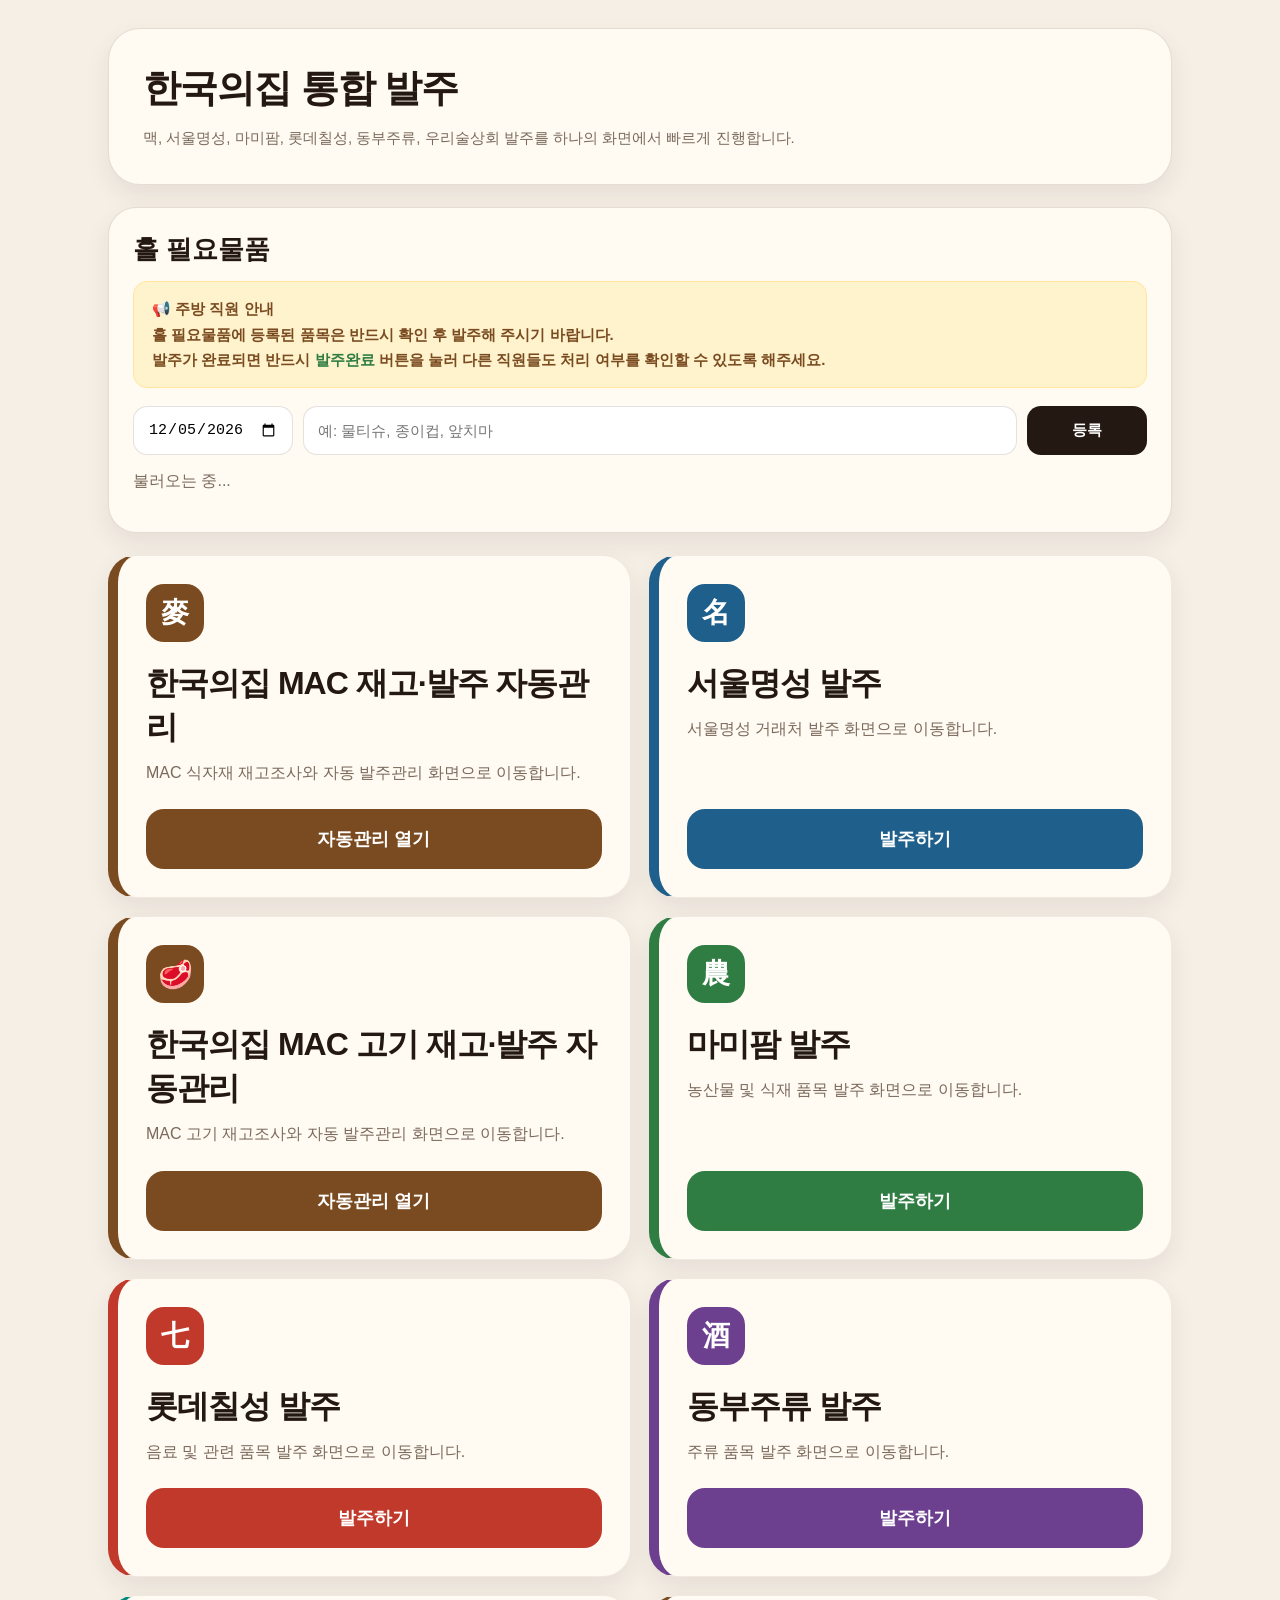
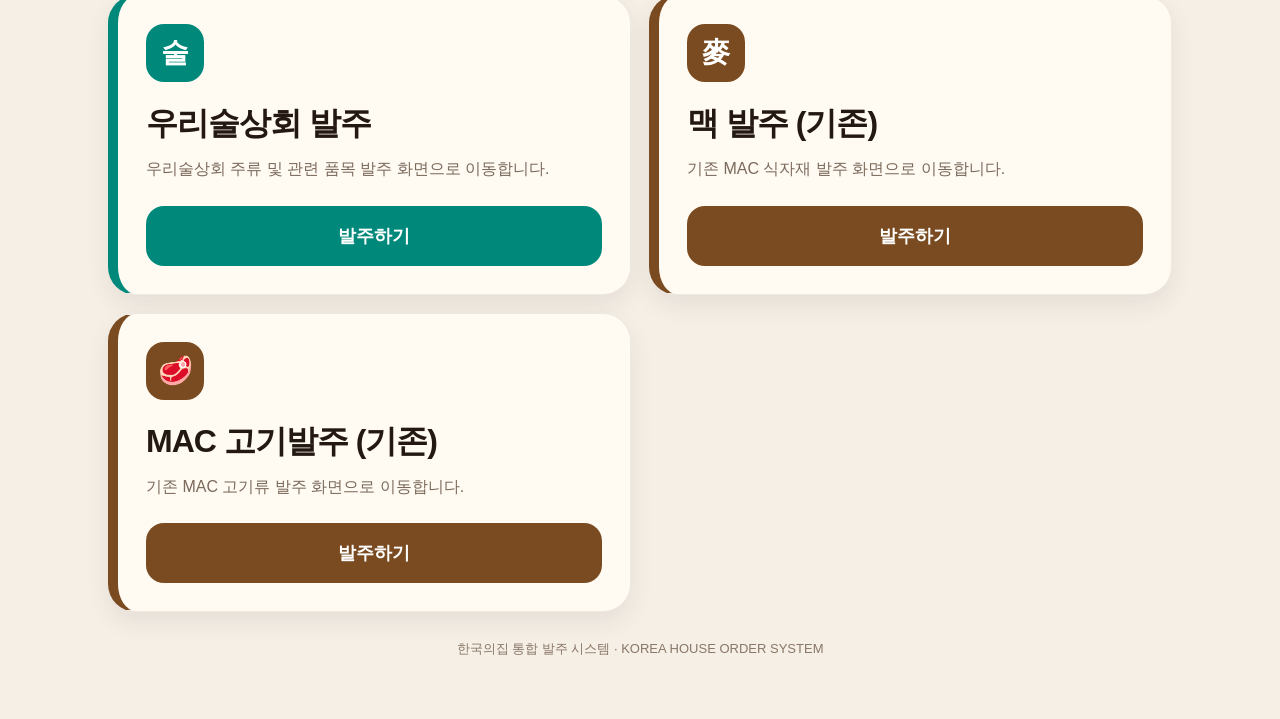
<file: koreahouse-order.html>
<!DOCTYPE html>

<html lang="ko">
<head>
<meta charset="utf-8"/>
<meta content="width=device-width, initial-scale=1.0" name="viewport"/>
<title>한국의집 통합 발주</title>
<link href="./images/order-icon-512.png" rel="icon"/>
<link href="./images/order-icon-512.png" rel="apple-touch-icon"/>
<style>
    :root{
      --bg:#f5efe6;
      --card:#fffaf2;
      --text:#241812;
      --muted:#7b6a5c;
      --line:rgba(70,45,25,.14);
    }

    *{
      box-sizing:border-box;
    }

    body{
      margin:0;
      background:var(--bg);
      font-family:-apple-system,BlinkMacSystemFont,"Noto Sans KR",sans-serif;
      color:var(--text);
    }

    .wrap{
      max-width:1100px;
      margin:0 auto;
      padding:28px 18px 60px;
    }

    .header{
      background:#fffaf2;
      border:1px solid var(--line);
      border-radius:32px;
      padding:34px;
      margin-bottom:22px;
      box-shadow:0 10px 24px rgba(60,38,20,.08);
    }

    .header h1{
      margin:0;
      font-size:38px;
      letter-spacing:-1px;
    }

    .header p{
      margin:12px 0 0;
      color:var(--muted);
      line-height:1.6;
      font-size:15px;
    }

    .grid{
      display:grid;
      grid-template-columns:repeat(2,1fr);
      gap:18px;
    }

    .card{
      background:var(--card);
      border-radius:28px;
      padding:28px;
      min-height:220px;
      display:flex;
      flex-direction:column;
      justify-content:space-between;
      box-shadow:0 10px 24px rgba(60,38,20,.08);
      border:1px solid rgba(70,45,25,.08);
      transition:.2s;
    }

    .card:hover{
      transform:translateY(-3px);
    }

    .card.full{
      grid-column:1 / -1;
    }

    .icon{
      width:58px;
      height:58px;
      border-radius:18px;
      display:flex;
      align-items:center;
      justify-content:center;
      color:#fff;
      font-size:28px;
      font-weight:900;
      margin-bottom:20px;
    }

    .card h2{
      margin:0 0 10px;
      font-size:32px;
      letter-spacing:-1px;
    }

    .card p{
      margin:0;
      color:var(--muted);
      line-height:1.6;
      font-size:16px;
    }

    .go{
      margin-top:24px;
      display:flex;
      align-items:center;
      justify-content:center;
      text-decoration:none;
      color:#fff;
      border-radius:18px;
      padding:18px;
      font-size:18px;
      font-weight:800;
      transition:.15s;
    }

    .go:active{
      transform:scale(.98);
    }

    /* 맥 */
    .mac{
      border-left:10px solid #7a4b20;
    }

    .mac .icon,
    .mac .go{
      background:#7a4b20;
    }

    /* 서울명성 */
    .seoul{
      border-left:10px solid #1f5f8b;
    }

    .seoul .icon,
    .seoul .go{
      background:#1f5f8b;
    }

    /* 마미팜 */
    .mami{
      border-left:10px solid #2f7d43;
    }

    .mami .icon,
    .mami .go{
      background:#2f7d43;
    }

    /* 롯데칠성 */
    .lotte{
      border-left:10px solid #c0392b;
    }

    .lotte .icon,
    .lotte .go{
      background:#c0392b;
    }

    /* 동부주류 */
    .dongbu{
      border-left:10px solid #6d3f8f;
    }

    .dongbu .icon,
    .dongbu .go{
      background:#6d3f8f;
    }

    /* 우리술상회 */
    .woori{
      border-left:10px solid #00897b;
    }

    .woori .icon,
    .woori .go{
      background:#00897b;
    }

    .footer{
      margin-top:28px;
      text-align:center;
      color:#8a7767;
      font-size:13px;
    }

    @media(max-width:760px){

      .grid{
        grid-template-columns:1fr;
      }

      .card.full{
        grid-column:auto;
      }

      .header h1{
        font-size:30px;
      }

      .card h2{
        font-size:28px;
      }

      .go{
        font-size:17px;
      }      
    }

    .hall-box{
  background:#fffaf2;
  border:1px solid var(--line);
  border-radius:28px;
  padding:24px;
  margin-bottom:22px;
  box-shadow:0 10px 24px rgba(60,38,20,.08);
}

.hall-box h2{
  margin:0 0 14px;
  font-size:26px;
}

.hall-form{
  display:grid;
  grid-template-columns:160px 1fr 120px;
  gap:10px;
}

.hall-form input{
  padding:14px;
  border-radius:14px;
  border:1px solid var(--line);
  font-size:15px;
}

.hall-form button{
  border:0;
  border-radius:14px;
  background:#241812;
  color:#fff;
  font-weight:800;
  font-size:15px;
}

.hall-list{
  margin-top:16px;
}

.hall-item{
  display:flex;
  justify-content:space-between;
  gap:10px;
  padding:12px 0;
  border-top:1px solid var(--line);
  font-size:15px;
}

.hall-item button{
  border:0;
  border-radius:10px;
  padding:6px 10px;
  background:#c0392b;
  color:#fff;
}

@media(max-width:760px){
  .hall-form{
    grid-template-columns:1fr;
  }
}
  </style>
</head>
<body>
<main class="wrap">
<section class="header">
<h1>한국의집 통합 발주</h1>
<p>
        맥, 서울명성, 마미팜, 롯데칠성, 동부주류, 우리술상회 발주를
        하나의 화면에서 빠르게 진행합니다.
      </p>
</section>
<section class="hall-box">
<h2>홀 필요물품</h2>
<div style="
  margin:12px 0 18px;
  padding:14px 18px;
  background:#fff3cd;
  border:1px solid #ffe69c;
  border-radius:14px;
  color:#7a4b20;
  font-size:15px;
  line-height:1.7;
  font-weight:600;
">
  📢 주방 직원 안내<br/>
  홀 필요물품에 등록된 품목은 반드시 확인 후 발주해 주시기 바랍니다.<br/>
  발주가 완료되면 반드시 <b style="color:#2f7d43;">발주완료</b> 버튼을 눌러
  다른 직원들도 처리 여부를 확인할 수 있도록 해주세요.
</div>
<div class="hall-form">
<input id="hallDate" type="date"/>
<input id="hallItem" placeholder="예: 물티슈, 종이컵, 앞치마" type="text"/>
<button onclick="addHallItem()">등록</button>
</div>
<div class="hall-list" id="hallList"></div>
</section>
<section class="grid">
<!-- 맥 -->
<div class="card mac">
<div>
<div class="icon">麥</div>
<h2>한국의집 MAC 재고·발주 자동관리</h2>
<p>MAC 식자재 재고조사와 자동 발주관리 화면으로 이동합니다.</p>
</div>
<a class="go" href="https://thebigkorea.github.io/mac-order-auto/" target="_blank">자동관리 열기</a>
</div>
<!-- 서울명성 -->
<div class="card seoul">
<div>
<div class="icon">名</div>
<h2>서울명성 발주</h2>
<p>
            서울명성 거래처 발주 화면으로 이동합니다.
          </p>
</div>
<a class="go" href="https://thebigkorea.github.io/seoulmyeongseong-order/" target="_blank">
           발주하기
        </a>
</div>
<!-- MAC 고기발주 -->
<div class="card mac">
<div>
<div class="icon">🥩</div>
<h2>한국의집 MAC 고기 재고·발주 자동관리</h2>
<p>MAC 고기 재고조사와 자동 발주관리 화면으로 이동합니다.</p>
</div>
<a class="go" href="https://thebigkorea.github.io/mac-meat-auto/" target="_blank">자동관리 열기</a>
</div>
<!-- 마미팜 -->
<div class="card mami">
<div>
<div class="icon">農</div>
<h2>마미팜 발주</h2>
<p>
            농산물 및 식재 품목 발주 화면으로 이동합니다.
          </p>
</div>
<a class="go" href="https://thebigkorea.github.io/mamifarm-order/" target="_blank">
           발주하기
        </a>
</div>
<!-- 롯데칠성 -->
<div class="card lotte">
<div>
<div class="icon">七</div>
<h2>롯데칠성 발주</h2>
<p>
            음료 및 관련 품목 발주 화면으로 이동합니다.
          </p>
</div>
<a class="go" href="https://script.google.com/macros/s/AKfycbz7Ssj0cOjH3xY-KMT25EaZbcrAFLJZ_FFgf5NX4Yk-D-q13y0lLxQiXEl3CtilYtYyoA/exec" target="_blank">
           발주하기
        </a>
</div>
<!-- 동부주류 -->
<div class="card dongbu">
<div>
<div class="icon">酒</div>
<h2>동부주류 발주</h2>
<p>
            주류 품목 발주 화면으로 이동합니다.
          </p>
</div>
<a class="go" href="https://script.google.com/macros/s/AKfycbwtsklmchMj5j8G5lkqNnAAW3wDH3UIFB3qwfGlvuIsNIH4GMFl9uXq9ygOQk-yFCxAZg/exec" target="_blank">
           발주하기
        </a>
</div>
<!-- 우리술상회 -->
<div class="card woori">
<div>
<div class="icon">술</div>
<h2>우리술상회 발주</h2>
<p>
            우리술상회 주류 및 관련 품목 발주 화면으로 이동합니다.
          </p>
</div>
<a class="go" href="https://script.google.com/macros/s/AKfycbwnXiuhYDyhlhncc05gGyWsJaqNauA1TMBybHAwcf4ItvCQri2Qkd0PMQYuTmsVu_3Z/exec" target="_blank">
           발주하기
        </a>
</div><div class="card mac">
<div>
<div class="icon">麥</div>
<h2>맥 발주 (기존)</h2>
<p>기존 MAC 식자재 발주 화면으로 이동합니다.</p>
</div>
<a class="go" href="https://thebigkorea.github.io/mac-order-new/?utm_source=chatgpt.com" target="_blank">
           발주하기
        </a>
</div><div class="card mac">
<div>
<div class="icon">🥩</div>
<h2>MAC 고기발주 (기존)</h2>
<p>기존 MAC 고기류 발주 화면으로 이동합니다.</p>
</div>
<a class="go" href="https://thebigkorea.github.io/mac-meat-order/" target="_blank">
           발주하기
        </a>
</div>
</section>
<div class="footer">
      한국의집 통합 발주 시스템 · KOREA HOUSE ORDER SYSTEM
    </div>
</main>
<script>
  const API_URL =
    "https://script.google.com/macros/s/AKfycbzWZGC317IPlIiLj0vbApl0JuedU7ogn9oo9OD67pBD57_Nwyp-5nHMhWV6H1pQNL_1Mw/exec";

  function todayStr(){
    const d = new Date();
    const y = d.getFullYear();
    const m = String(d.getMonth() + 1).padStart(2, "0");
    const day = String(d.getDate()).padStart(2, "0");
    return `${y}-${m}-${day}`;
  }

  async function getHallItems(){
    const res = await fetch(`${API_URL}?action=getHallItems`);
    return await res.json();
  }

  async function addHallItem(){
    const date = document.getElementById("hallDate").value;
    const text = document.getElementById("hallItem").value.trim();

    if(!date){
      alert("필요 날짜를 선택해주세요.");
      return;
    }

    if(!text){
      alert("필요물품을 입력해주세요.");
      return;
    }

    const form = new FormData();
    form.append("action", "addHallItem");
    form.append("date", date);
    form.append("text", text);
    form.append("writer", "");

    const res = await fetch(API_URL, {
      method: "POST",
      body: form
    });

    const data = await res.json();

    if(!data.success){
      alert(data.message || "등록에 실패했습니다.");
      return;
    }

    document.getElementById("hallItem").value = "";
    renderHallItems();
  }

  function formatDate(dateStr){

  const d = new Date(dateStr);

  const y = d.getFullYear();
  const m = String(d.getMonth()+1).padStart(2,"0");
  const day = String(d.getDate()).padStart(2,"0");

  return `${y}-${m}-${day}`;
}

  async function deleteHallItem(id){
    if(!confirm("삭제하시겠습니까?")) return;

    const form = new FormData();
    form.append("action", "deleteHallItem");
    form.append("id", id);

    const res = await fetch(API_URL, {
      method: "POST",
      body: form
    });

    const data = await res.json();

    if(!data.success){
      alert(data.message || "삭제에 실패했습니다.");
      return;
    }

    renderHallItems();
  }

  async function completeHallItem(id){

  if(!confirm("발주완료 처리하시겠습니까?")){
    return;
  }

  const form = new FormData();

  form.append("action","completeHallItem");
  form.append("id",id);

  const res = await fetch(API_URL,{
    method:"POST",
    body:form
  });

  const data = await res.json();

  if(!data.success){
    alert(data.message || "처리에 실패했습니다.");
    return;
  }

  renderHallItems();
}

  

  async function renderHallItems(){
    const list = document.getElementById("hallList");

    list.innerHTML = `<p style="color:#7b6a5c;">불러오는 중...</p>`;

    const data = await getHallItems();

    if(!data.success){
      list.innerHTML = `<p style="color:#c0392b;">목록을 불러오지 못했습니다.</p>`;
      return;
    }

    const today = todayStr();

    const items = data.items
      .filter(item =>
       item.status !== "삭제" &&
       item.date >= todayStr()
      )
      .sort((a,b) => a.date.localeCompare(b.date));

    if(items.length === 0){
      list.innerHTML = `<p style="color:#7b6a5c;">등록된 홀 필요물품이 없습니다.</p>`;
      return;
    }

    list.innerHTML = items.map(item => `
  <div class="hall-item">
    <div>
      <strong>${formatDate(item.date)}</strong><br>

      ${item.text}

      ${
        item.status === "발주완료"
        ? `<div style="
            margin-top:6px;
            color:#2f7d43;
            font-weight:800;
          ">
            ✓ 발주완료
          </div>`
        : ""
      }
    </div>

    <div style="
      display:flex;
      gap:8px;
      align-items:flex-start;
    ">

      ${
        item.status !== "발주완료"
        ? `
        <button
          style="
            background:#2f7d43;
            color:#fff;
          "
          onclick="completeHallItem('${item.id}')">
          발주완료
        </button>
        `
        : ""
      }

      <button onclick="deleteHallItem('${item.id}')">
        삭제
      </button>

    </div>
  </div>
`).join("");
  }

  document.addEventListener("DOMContentLoaded", () => {
    document.getElementById("hallDate").value = todayStr();
    renderHallItems();
  });
</script>
</body>
</html>
</file>
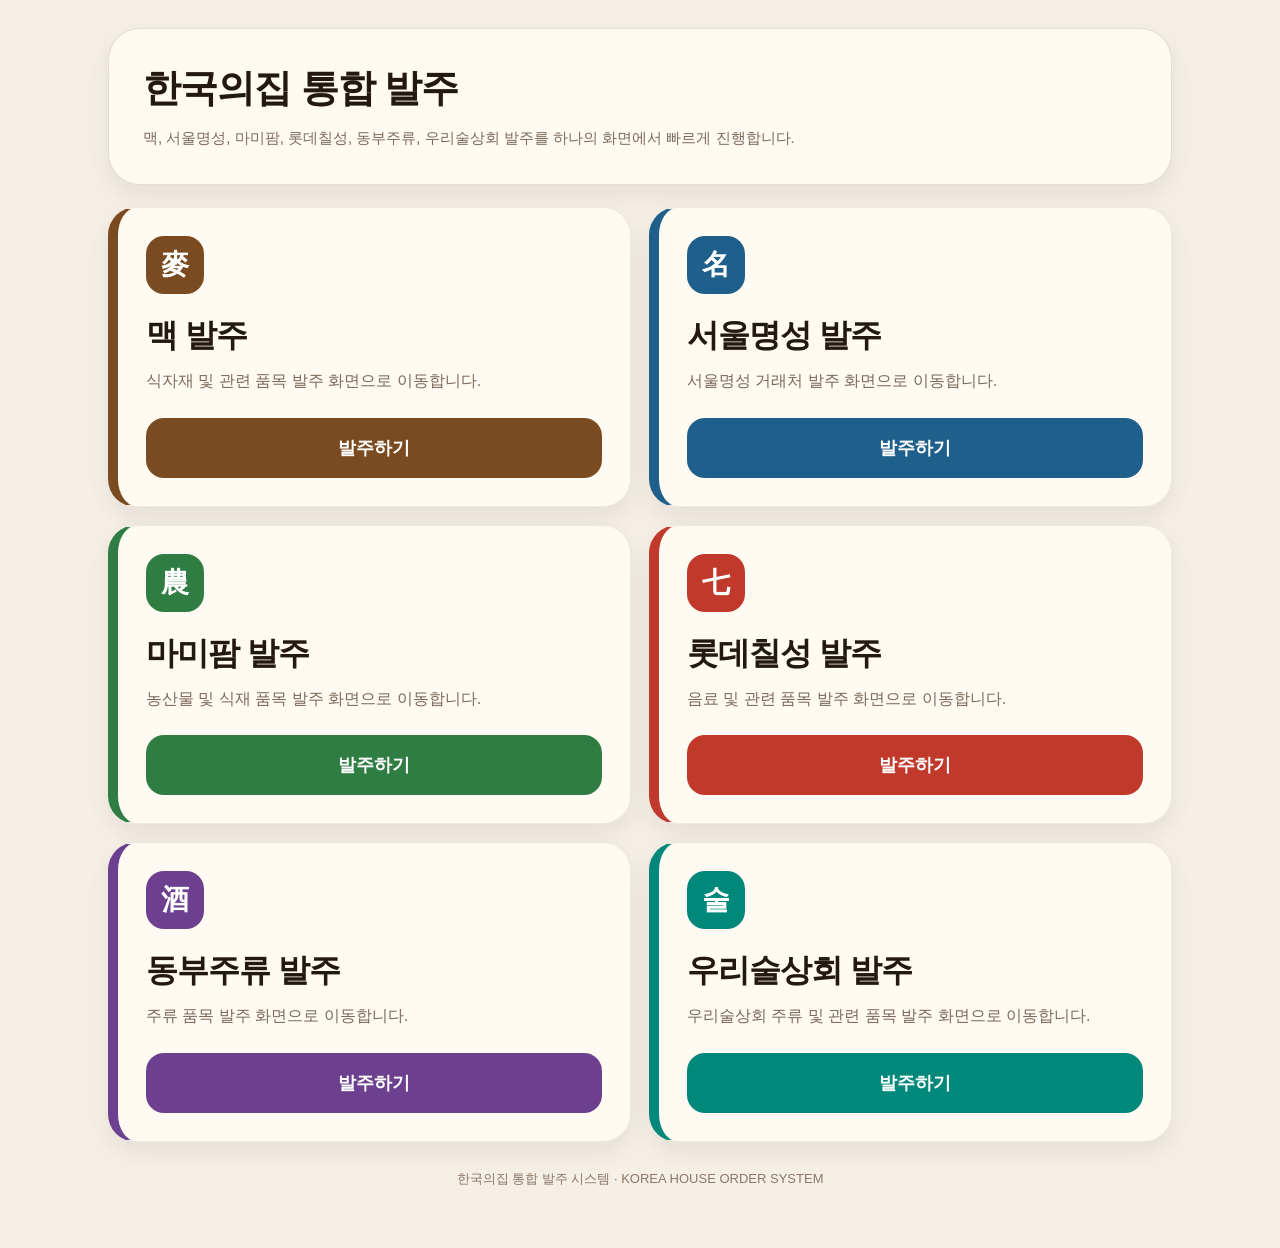
<file: order.html>
<!DOCTYPE html>
<html lang="ko">
<head>
  <meta charset="UTF-8" />
  <meta name="viewport" content="width=device-width, initial-scale=1.0" />

  <title>한국의집 통합 발주</title>

  <style>
    :root{
      --bg:#f5efe6;
      --card:#fffaf2;
      --text:#241812;
      --muted:#7b6a5c;
      --line:rgba(70,45,25,.14);
    }

    *{
      box-sizing:border-box;
    }

    body{
      margin:0;
      background:var(--bg);
      font-family:-apple-system,BlinkMacSystemFont,"Noto Sans KR",sans-serif;
      color:var(--text);
    }

    .wrap{
      max-width:1100px;
      margin:0 auto;
      padding:28px 18px 60px;
    }

    .header{
      background:#fffaf2;
      border:1px solid var(--line);
      border-radius:32px;
      padding:34px;
      margin-bottom:22px;
      box-shadow:0 10px 24px rgba(60,38,20,.08);
    }

    .header h1{
      margin:0;
      font-size:38px;
      letter-spacing:-1px;
    }

    .header p{
      margin:12px 0 0;
      color:var(--muted);
      line-height:1.6;
      font-size:15px;
    }

    .grid{
      display:grid;
      grid-template-columns:repeat(2,1fr);
      gap:18px;
    }

    .card{
      background:var(--card);
      border-radius:28px;
      padding:28px;
      min-height:220px;
      display:flex;
      flex-direction:column;
      justify-content:space-between;
      box-shadow:0 10px 24px rgba(60,38,20,.08);
      border:1px solid rgba(70,45,25,.08);
      transition:.2s;
    }

    .card:hover{
      transform:translateY(-3px);
    }

    .card.full{
      grid-column:1 / -1;
    }

    .icon{
      width:58px;
      height:58px;
      border-radius:18px;
      display:flex;
      align-items:center;
      justify-content:center;
      color:#fff;
      font-size:28px;
      font-weight:900;
      margin-bottom:20px;
    }

    .card h2{
      margin:0 0 10px;
      font-size:32px;
      letter-spacing:-1px;
    }

    .card p{
      margin:0;
      color:var(--muted);
      line-height:1.6;
      font-size:16px;
    }

    .go{
      margin-top:24px;
      display:flex;
      align-items:center;
      justify-content:center;
      text-decoration:none;
      color:#fff;
      border-radius:18px;
      padding:18px;
      font-size:18px;
      font-weight:800;
      transition:.15s;
    }

    .go:active{
      transform:scale(.98);
    }

    /* 맥 */
    .mac{
      border-left:10px solid #7a4b20;
    }

    .mac .icon,
    .mac .go{
      background:#7a4b20;
    }

    /* 서울명성 */
    .seoul{
      border-left:10px solid #1f5f8b;
    }

    .seoul .icon,
    .seoul .go{
      background:#1f5f8b;
    }

    /* 마미팜 */
    .mami{
      border-left:10px solid #2f7d43;
    }

    .mami .icon,
    .mami .go{
      background:#2f7d43;
    }

    /* 롯데칠성 */
    .lotte{
      border-left:10px solid #c0392b;
    }

    .lotte .icon,
    .lotte .go{
      background:#c0392b;
    }

    /* 동부주류 */
    .dongbu{
      border-left:10px solid #6d3f8f;
    }

    .dongbu .icon,
    .dongbu .go{
      background:#6d3f8f;
    }

    /* 우리술상회 */
    .woori{
      border-left:10px solid #00897b;
    }

    .woori .icon,
    .woori .go{
      background:#00897b;
    }

    .footer{
      margin-top:28px;
      text-align:center;
      color:#8a7767;
      font-size:13px;
    }

    @media(max-width:760px){

      .grid{
        grid-template-columns:1fr;
      }

      .card.full{
        grid-column:auto;
      }

      .header h1{
        font-size:30px;
      }

      .card h2{
        font-size:28px;
      }

      .go{
        font-size:17px;
      }
    }
  </style>
</head>

<body>

  <main class="wrap">

    <section class="header">
      <h1>한국의집 통합 발주</h1>

      <p>
        맥, 서울명성, 마미팜, 롯데칠성, 동부주류, 우리술상회 발주를
        하나의 화면에서 빠르게 진행합니다.
      </p>
    </section>

    <section class="grid">

      <!-- 맥 -->
      <div class="card mac">

        <div>
          <div class="icon">麥</div>

          <h2>맥 발주</h2>

          <p>
            식자재 및 관련 품목 발주 화면으로 이동합니다.
          </p>
        </div>

        <a class="go"
           href="https://thebigkorea.github.io/mac-order-new/?utm_source=chatgpt.com"
           target="_blank">
           발주하기
        </a>

      </div>

      <!-- 서울명성 -->
      <div class="card seoul">

        <div>
          <div class="icon">名</div>

          <h2>서울명성 발주</h2>

          <p>
            서울명성 거래처 발주 화면으로 이동합니다.
          </p>
        </div>

        <a class="go"
           href="https://thebigkorea.github.io/seoulmyeongseong-order/"
           target="_blank">
           발주하기
        </a>

      </div>

      <!-- 마미팜 -->
      <div class="card mami">

        <div>
          <div class="icon">農</div>

          <h2>마미팜 발주</h2>

          <p>
            농산물 및 식재 품목 발주 화면으로 이동합니다.
          </p>
        </div>

        <a class="go"
           href="https://thebigkorea.github.io/mamifarm-order/"
           target="_blank">
           발주하기
        </a>

      </div>

      <!-- 롯데칠성 -->
      <div class="card lotte">

        <div>
          <div class="icon">七</div>

          <h2>롯데칠성 발주</h2>

          <p>
            음료 및 관련 품목 발주 화면으로 이동합니다.
          </p>
        </div>

        <a class="go"
           href="https://script.google.com/macros/s/AKfycbz7Ssj0cOjH3xY-KMT25EaZbcrAFLJZ_FFgf5NX4Yk-D-q13y0lLxQiXEl3CtilYtYyoA/exec"
           target="_blank">
           발주하기
        </a>

      </div>

      <!-- 동부주류 -->
      <div class="card dongbu">

        <div>
          <div class="icon">酒</div>

          <h2>동부주류 발주</h2>

          <p>
            주류 품목 발주 화면으로 이동합니다.
          </p>
        </div>

        <a class="go"
           href="https://script.google.com/macros/s/AKfycbwtsklmchMj5j8G5lkqNnAAW3wDH3UIFB3qwfGlvuIsNIH4GMFl9uXq9ygOQk-yFCxAZg/exec"
           target="_blank">
           발주하기
        </a>

      </div>

      <!-- 우리술상회 -->
      <div class="card woori">

        <div>
          <div class="icon">술</div>

          <h2>우리술상회 발주</h2>

          <p>
            우리술상회 주류 및 관련 품목 발주 화면으로 이동합니다.
          </p>
        </div>

        <a class="go"
           href="https://script.google.com/macros/s/AKfycbwnXiuhYDyhlhncc05gGyWsJaqNauA1TMBybHAwcf4ItvCQri2Qkd0PMQYuTmsVu_3Z/exec"
           target="_blank">
           발주하기
        </a>

      </div>

    </section>

    <div class="footer">
      한국의집 통합 발주 시스템 · KOREA HOUSE ORDER SYSTEM
    </div>

  </main>

</body>
</html>
</file>
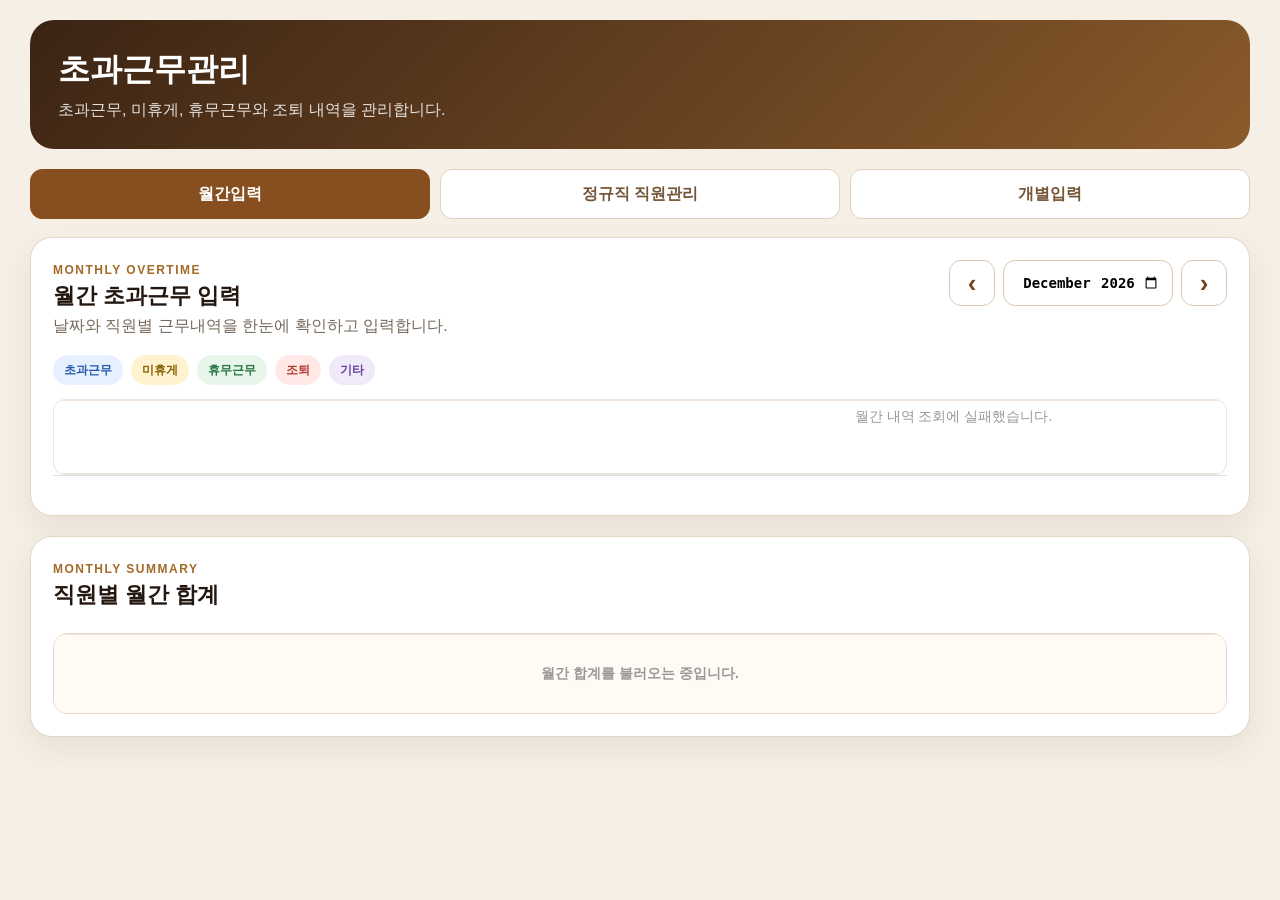
<file: overtime.html>
<!DOCTYPE html>
<html lang="ko">
<head>
  <meta charset="UTF-8">

  <meta
    name="viewport"
    content="width=device-width, initial-scale=1.0">

  <title>초과근무관리</title>

  <link
    rel="stylesheet"
    href="overtime.css">
</head>

<body>

<div class="wrap">

  <div class="header">

    <h1>초과근무관리</h1>

    <p>
      초과근무, 미휴게, 휴무근무와 조퇴 내역을 관리합니다.
    </p>

  </div>


  <!-- 상단 탭 -->
<div class="page-tabs">

  <button
    type="button"
    id="monthlyTabButton"
    class="page-tab active"
    onclick="showOvertimeTab('monthly')">
    월간입력
  </button>

  <button
    type="button"
    id="employeeTabButton"
    class="page-tab"
    onclick="showOvertimeTab('employee')">
    정규직 직원관리
  </button>

  <button
    type="button"
    id="workTabButton"
    class="page-tab"
    onclick="showOvertimeTab('work')">
    개별입력
  </button>

</div>

<!-- ===================================
     월간 초과근무 입력 화면
==================================== -->
<section
  id="monthlyEntrySection"
  class="tab-section">

  <div class="card monthly-card">

    <div class="monthly-toolbar">

      <div>

        <span class="section-label">
          MONTHLY OVERTIME
        </span>

        <h2>월간 초과근무 입력</h2>

        <p>
          날짜와 직원별 근무내역을 한눈에 확인하고 입력합니다.
        </p>

      </div>


      <div class="month-navigation">

        <button
          type="button"
          class="month-move-btn"
          onclick="moveOvertimeMonth(-1)">
          ‹
        </button>

        <input
          type="month"
          id="overtimeMonth"
          onchange="loadMonthlyOvertime()">

        <button
          type="button"
          class="month-move-btn"
          onclick="moveOvertimeMonth(1)">
          ›
        </button>

      </div>

    </div>


    <div class="monthly-legend">

      <span class="legend-item overtime">
        초과근무
      </span>

      <span class="legend-item no-break">
        미휴게
      </span>

      <span class="legend-item holiday">
        휴무근무
      </span>

      <span class="legend-item early-leave">
        조퇴
      </span>

      <span class="legend-item etc">
        기타
      </span>

    </div>


    <div
      id="monthlyTableWrap"
      class="monthly-table-wrap">

      <table
        id="monthlyOvertimeTable"
        class="monthly-overtime-table">

        <thead id="monthlyOvertimeHead"></thead>

        <tbody id="monthlyOvertimeBody">

          <tr>
            <td class="empty">
              월간 내역을 불러오는 중입니다.
            </td>
          </tr>

        </tbody>

        <tfoot id="monthlyOvertimeFoot"></tfoot>

      </table>

</div>

<div
  id="horizontalScrollbar"
  class="horizontal-scrollbar">

  <div id="horizontalScrollbarInner"></div>

</div>

</div>

<div class="list-card">

    <div class="section-title-row">

      <div>

        <span class="section-label">
          MONTHLY SUMMARY
        </span>

        <h2>직원별 월간 합계</h2>

      </div>

    </div>


    <div class="monthly-summary-wrap">

      <table class="monthly-summary-table">

        <thead id="monthlySummaryHead"></thead>

        <tbody id="monthlySummaryBody">

          <tr>
            <td class="empty">
              월간 합계를 불러오는 중입니다.
            </td>
          </tr>

        </tbody>

      </table>

    </div>

  </div>

</section>


  <!-- ===================================
       정규직 직원관리 화면
  ==================================== -->
  <section
    id="employeeManagementSection"
    class="tab-section hidden">

    <div class="card">

      <div class="section-title-row">

        <div>

          <span class="section-label">
            EMPLOYEE REGISTER
          </span>

          <h2>직원등록·수정</h2>

          <p>
            정규직 직원의 이름, 직무와 재직상태를 관리합니다.
          </p>

        </div>

        <button
          type="button"
          class="sub-btn"
          onclick="resetEmployeeForm()">
          신규등록
        </button>

      </div>


      <div class="grid">

        <div>

          <label>직원명</label>

          <input
            type="text"
            id="newEmployeeName"
            placeholder="직원 이름">

        </div>


        <div>

          <label>직무</label>

          <input
            type="text"
            id="newEmployeePosition"
            placeholder="예: 홀 직원">

        </div>


        <div>

          <label>재직상태</label>

          <select id="newEmployeeStatus">

            <option value="재직">
              재직
            </option>

            <option value="퇴사">
              퇴사
            </option>

          </select>

        </div>

      </div>


      <div class="employee-save-row">

        <button
          type="button"
          class="save-btn employee-save-btn"
          onclick="saveEmployee()">
          직원정보 저장
        </button>

      </div>

    </div>


    <div class="list-card">

      <div class="section-title-row">

        <div>

          <span class="section-label">
            EMPLOYEE LIST
          </span>

          <h2>등록 직원목록</h2>

        </div>

        <button
          type="button"
          class="sub-btn"
          onclick="loadEmployeeManagementList()">
          새로고침
        </button>

      </div>


      <div class="employee-table-wrap">

        <table>

          <thead>

            <tr>
              <th>직원명</th>
              <th>직무</th>
              <th>상태</th>
              <th>관리</th>
              <th>삭제</th>
            </tr>

          </thead>

          <tbody id="employeeManagementBody">

            <tr>

              <td
                colspan="4"
                class="empty">
                직원목록을 불러오는 중입니다.
              </td>

            </tr>

          </tbody>

        </table>

      </div>

    </div>

  </section>


  <!-- ===================================
       초과근무 입력 화면
  ==================================== -->
  <section
    id="workEntrySection"
    class="tab-section hidden">

    <div class="card">

      <div class="section-title-row">

        <div>

          <span class="section-label">
            OVERTIME REGISTER
          </span>

          <h2>초과근무 개별입력</h2>

          <p>
            직원의 초과근무와 기타 근무내역을 등록합니다.
          </p>

        </div>

      </div>


      <div class="grid">

        <div>

          <label>근무일자</label>

          <input
            type="date"
            id="workDate">

        </div>


        <div>

          <label>직원명</label>

          <select id="employeeName">

            <option value="">
              직원을 선택하세요
            </option>

          </select>

        </div>


        <div>

          <label>구분</label>

          <select
            id="type"
            onchange="changeUnitLabel()">

            <option>초과근무</option>
            <option>미휴게</option>            
            <option>휴무근무</option>            
            <option>조퇴</option>
            <option>기타</option>

          </select>

        </div>


        <div>

          <label id="hoursLabel">
            시간
          </label>

          <select id="hours">

            <option value="0.5">0.5</option>
            <option value="1">1</option>
            <option value="1.5">1.5</option>
            <option value="2">2</option>
            <option value="2.5">2.5</option>
            <option value="3">3</option>
            <option value="4">4</option>
            <option value="5">5</option>

          </select>

        </div>

      </div>


      <label>사유</label>

      <textarea id="reason"></textarea>


      <label>비고</label>

      <textarea id="memo"></textarea>


      <button
        type="button"
        class="save-btn"
        onclick="saveOvertime()">
        저장
      </button>

    </div>


    <div class="list-card">

      <h2>최근 등록내역</h2>

      <table>

        <thead>

          <tr>
            <th>근무일자</th>
            <th>직원명</th>
            <th>구분</th>
            <th>시간</th>
            <th>사유</th>
          </tr>

        </thead>

        <tbody id="tbody"></tbody>

      </table>

    </div>

  </section>

</div>

<!-- 월간 셀 입력 모달 -->
<div
  id="monthlyEntryModal"
  class="monthly-modal hidden">

  <div
    class="monthly-modal-backdrop"
    onclick="closeMonthlyEntryModal()">
  </div>


  <div class="monthly-modal-panel">

    <div class="monthly-modal-header">

      <div>

        <span class="section-label">
          OVERTIME ENTRY
        </span>

        <h2 id="monthlyModalTitle">
          근무내역 입력
        </h2>

        <p id="monthlyModalSubTitle"></p>

      </div>

      <button
        type="button"
        class="monthly-modal-close"
        onclick="closeMonthlyEntryModal()">
        ×
      </button>

    </div>


    <input
      type="hidden"
      id="monthlyModalDate">

    <input
      type="hidden"
      id="monthlyModalEmployee">


    <div class="monthly-entry-grid">

      <div class="monthly-entry-item">

        <label>초과근무</label>

        <select id="monthlyOvertimeHours">
          <option value="0">없음</option>
          <option value="0.5">0.5시간</option>
          <option value="1">1시간</option>
          <option value="1.5">1.5시간</option>
          <option value="2">2시간</option>
          <option value="2.5">2.5시간</option>
          <option value="3">3시간</option>
          <option value="3.5">3.5시간</option>
          <option value="4">4시간</option>
          <option value="4.5">4.5시간</option>
          <option value="5">5시간</option>
        </select>

      </div>


      <div class="monthly-entry-item">

        <label>미휴게</label>

        <select id="monthlyNoBreakHours">
          <option value="0">없음</option>
          <option value="0.5">0.5시간</option>
          <option value="1">1시간</option>
          <option value="1.5">1.5시간</option>
          <option value="2">2시간</option>
          <option value="2.5">2.5시간</option>
          <option value="3">3시간</option>
        </select>

      </div>


      <div class="monthly-entry-item">

        <label>휴무근무</label>

        <select id="monthlyHolidayDays">
          <option value="0">없음</option>
          <option value="0.5">0.5일</option>
          <option value="1">1일</option>
        </select>

      </div>


      <div class="monthly-entry-item">

        <label>조퇴</label>

        <select id="monthlyEarlyLeaveHours">
          <option value="0">없음</option>
          <option value="0.5">0.5시간</option>
          <option value="1">1시간</option>
          <option value="1.5">1.5시간</option>
          <option value="2">2시간</option>
          <option value="2.5">2.5시간</option>
          <option value="3">3시간</option>
          <option value="3.5">3.5시간</option>
          <option value="4">4시간</option>
          <option value="4.5">4.5시간</option>
          <option value="5">5시간</option>
          <option value="5.5">5.5시간</option>
          <option value="6">6시간</option>
          <option value="6.5">6.5시간</option>
          <option value="7">7시간</option>
          <option value="7.5">7.5시간</option>
          <option value="8">8시간</option>
        </select>

      </div>

    </div>


    <label>기타 시간</label>

    <select id="monthlyEtcHours">
      <option value="0">없음</option>
      <option value="0.5">0.5시간</option>
      <option value="1">1시간</option>
      <option value="1.5">1.5시간</option>
      <option value="2">2시간</option>
      <option value="2.5">2.5시간</option>
      <option value="3">3시간</option>
      <option value="4">4시간</option>
      <option value="5">5시간</option>
    </select>


    <label>사유</label>

    <textarea
      id="monthlyReason"
      placeholder="필요한 경우 사유를 입력하세요.">
    </textarea>


    <label>비고</label>

    <textarea
      id="monthlyMemo"
      placeholder="추가 메모를 입력하세요.">
    </textarea>


    <div class="monthly-modal-actions">

      <button
        type="button"
        class="modal-cancel-btn"
        onclick="closeMonthlyEntryModal()">
        취소
      </button>

      <button
        type="button"
        class="modal-save-btn"
        onclick="saveMonthlyOvertimeCell()">
        저장
      </button>

    </div>

  </div>

</div>


<script src="overtime.js"></script>

</body>
</html>
</file>
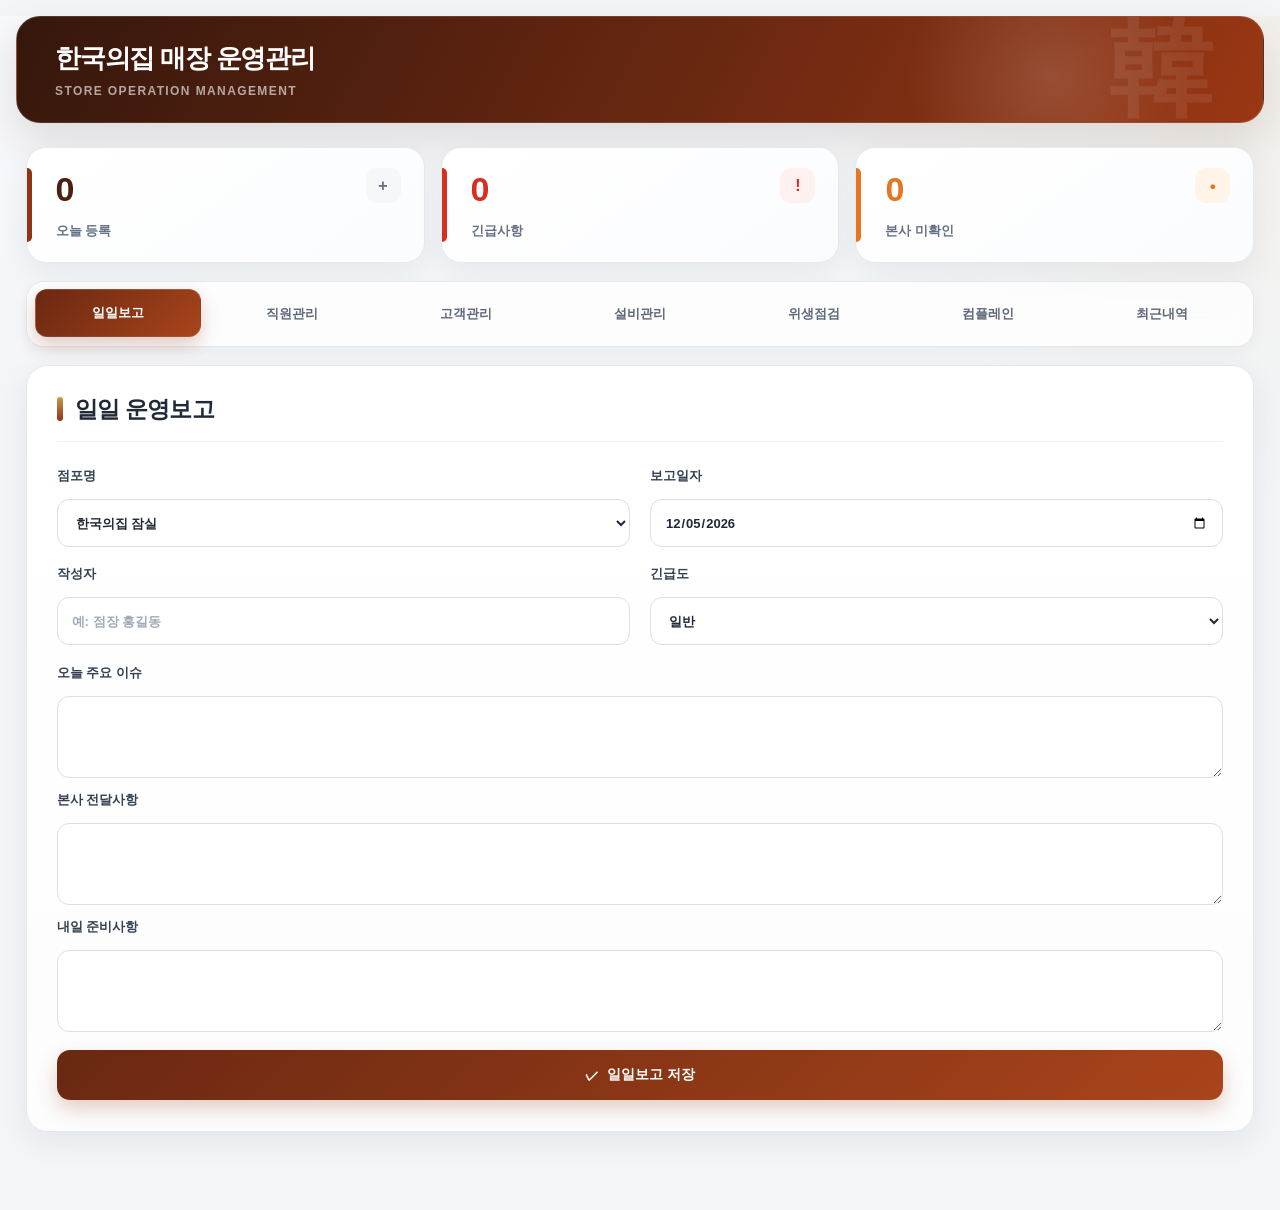
<file: store-manager.html>
<!DOCTYPE html>
<html lang="ko">
<head>
  <meta charset="UTF-8" />
  <meta name="viewport" content="width=device-width, initial-scale=1.0" />
  <title>한국의집 매장 운영관리</title>
  <link rel="stylesheet" href="store-manager.css" />
</head>
<body>
  <header class="header">
    <h1>한국의집 매장 운영관리</h1>
    <p>STORE OPERATION MANAGEMENT</p>
  </header>

  <main class="container">
    <section class="summary">
      <div class="summary-card"><strong id="todayCount">0</strong><span>오늘 등록</span></div>
      <div class="summary-card"><strong id="urgentCount">0</strong><span>긴급사항</span></div>
      <div class="summary-card"><strong id="pendingCount">0</strong><span>본사 미확인</span></div>
    </section>

    <section class="tabs">
      <button class="tab active" onclick="showTab('daily', this)">일일보고</button>
      <button class="tab" onclick="showTab('employee', this)">직원관리</button>
      <button class="tab" onclick="showTab('customer', this)">고객관리</button>
      <button class="tab" onclick="showTab('facility', this)">설비관리</button>
      <button class="tab" onclick="showTab('hygiene', this)">위생점검</button>
      <button class="tab" onclick="showTab('complaint', this)">컴플레인</button>
      <button class="tab" onclick="showTab('history', this)">최근내역</button>
    </section>

    <section id="daily" class="panel active">
      <h2>일일 운영보고</h2>
      <div class="form-grid">
        <label>점포명<select id="dailyStore"><option>한국의집 잠실</option><option>고호재</option><option>효종갱</option><option>기타</option></select></label>
        <label>보고일자<input type="date" id="dailyDate"></label>
        <label>작성자<input type="text" id="dailyWriter" placeholder="예: 점장 홍길동"></label>
        <label>긴급도<select id="dailyUrgency"><option>일반</option><option>중요</option><option>긴급</option></select></label>
      </div>
      <label class="full-label">오늘 주요 이슈<textarea id="dailyIssue"></textarea></label>
      <label class="full-label">본사 전달사항<textarea id="dailyRequest"></textarea></label>
      <label class="full-label">내일 준비사항<textarea id="dailyTomorrow"></textarea></label>
      <button class="primary" onclick="saveDailyReport()">일일보고 저장</button>
    </section>

    <section id="employee" class="panel">
      <h2>직원관리 기록</h2>
      <div class="form-grid">
        <label>점포명<select id="employeeStore"><option>한국의집 잠실</option><option>고호재</option><option>효종갱</option><option>기타</option></select></label>
        <label>일자<input type="date" id="employeeDate"></label>
        <label>직원명<input type="text" id="employeeName"></label>
        <label>관리구분<select id="employeeType"><option>근태</option><option>지각</option><option>결근</option><option>교육</option><option>복장/유니폼</option><option>근무태도</option><option>기타</option></select></label>
        <label>긴급도<select id="employeeUrgency"><option>일반</option><option>중요</option><option>긴급</option></select></label>
        <label>처리상태<select id="employeeStatus"><option>기록</option><option>조치중</option><option>완료</option></select></label>
      </div>
      <label class="full-label">내용<textarea id="employeeMemo"></textarea></label>
      <button class="primary" onclick="saveEmployeeLog()">직원관리 저장</button>
    </section>

    <section id="customer" class="panel">
      <h2>고객관리 기록</h2>
      <div class="form-grid">
        <label>점포명<select id="customerStore"><option>한국의집 잠실</option><option>고호재</option><option>효종갱</option><option>기타</option></select></label>
        <label>일자<input type="date" id="customerDate"></label>
        <label>고객명/단체명<input type="text" id="customerName"></label>
        <label>고객구분<select id="customerType"><option>일반고객</option><option>VIP</option><option>단체예약</option><option>외국인</option><option>백화점 관계자</option><option>기타</option></select></label>
        <label>방문/예약시간<input type="time" id="customerTime"></label>
        <label>긴급도<select id="customerUrgency"><option>일반</option><option>중요</option><option>긴급</option></select></label>
      </div>
      <label class="full-label">요청사항 / 특이사항<textarea id="customerMemo"></textarea></label>
      <button class="primary" onclick="saveCustomerLog()">고객관리 저장</button>
    </section>

    <section id="facility" class="panel">
      <h2>매장설비 관리</h2>
      <div class="form-grid">
        <label>점포명<select id="facilityStore"><option>한국의집 잠실</option><option>고호재</option><option>효종갱</option><option>기타</option></select></label>
        <label>일자<input type="date" id="facilityDate"></label>
        <label>설비구분<select id="facilityType"><option>냉장고</option><option>냉동고</option><option>주방기기</option><option>POS</option><option>조명</option><option>수도/누수</option><option>전기</option><option>기타</option></select></label>
        <label>상태<select id="facilityStatus"><option>정상</option><option>점검필요</option><option>수리요청</option><option>수리완료</option></select></label>
        <label>긴급도<select id="facilityUrgency"><option>일반</option><option>중요</option><option>긴급</option></select></label>
        <label>업체/담당자<input type="text" id="facilityCompany"></label>
      </div>
      <label class="full-label">내용<textarea id="facilityMemo"></textarea></label>
      <button class="primary" onclick="saveFacilityLog()">설비관리 저장</button>
    </section>

    <section id="hygiene" class="panel">
      <h2>위생·청소 점검</h2>
      <div class="form-grid">
        <label>점포명<select id="hygieneStore"><option>한국의집 잠실</option><option>고호재</option><option>효종갱</option><option>기타</option></select></label>
        <label>점검일자<input type="date" id="hygieneDate"></label>
        <label>점검구분<select id="hygieneType"><option>홀 청소</option><option>주방 청소</option><option>냉장고 온도</option><option>냉동고 온도</option><option>식자재 상태</option><option>폐기/유통기한</option><option>위생교육</option><option>기타</option></select></label>
        <label>점검결과<select id="hygieneResult"><option>양호</option><option>주의</option><option>불량</option><option>조치완료</option></select></label>
        <label>점검자<input type="text" id="hygieneChecker"></label>
        <label>긴급도<select id="hygieneUrgency"><option>일반</option><option>중요</option><option>긴급</option></select></label>
      </div>
      <label class="full-label">내용<textarea id="hygieneMemo"></textarea></label>
      <button class="primary" onclick="saveHygieneLog()">위생점검 저장</button>
    </section>

    <section id="complaint" class="panel">
      <h2>컴플레인 / 사고 기록</h2>
      <div class="form-grid">
        <label>점포명<select id="complaintStore"><option>한국의집 잠실</option><option>고호재</option><option>효종갱</option><option>기타</option></select></label>
        <label>발생일자<input type="date" id="complaintDate"></label>
        <label>구분<select id="complaintType"><option>음식</option><option>서비스</option><option>대기시간</option><option>직원응대</option><option>시설</option><option>안전사고</option><option>기타</option></select></label>
        <label>고객명/연락처<input type="text" id="complaintCustomer"></label>
        <label>처리상태<select id="complaintStatus"><option>접수</option><option>처리중</option><option>완료</option></select></label>
        <label>긴급도<select id="complaintUrgency"><option>일반</option><option>중요</option><option>긴급</option></select></label>
      </div>
      <label class="full-label">내용 및 조치사항<textarea id="complaintMemo"></textarea></label>
      <button class="primary" onclick="saveComplaintLog()">컴플레인 저장</button>
    </section>

    <section id="history" class="panel">

  <div class="history-header">

    <div>
      <h2>최근 등록내역</h2>

      <p class="history-description">
        본사 확인상태와 처리내용을 함께 확인할 수 있습니다.
      </p>
    </div>

    <button
      type="button"
      class="history-refresh-btn"
      onclick="loadRecentLogs()">
      ↻ 최근내역 새로고침
    </button>

  </div>


  <div class="form-grid">

    <label>
      점포 선택

      <select
        id="historyStore"
        onchange="loadRecentLogs()">

        <option value="">전체</option>
        <option>한국의집 잠실</option>
        <option>고호재</option>
        <option>효종갱</option>
        <option>기타</option>

      </select>
    </label>


    <label>
      구분

      <select
        id="historyType"
        onchange="loadRecentLogs()">

        <option value="">전체</option>
        <option>일일보고</option>
        <option>직원관리</option>
        <option>고객관리</option>
        <option>설비관리</option>
        <option>위생점검</option>
        <option>컴플레인</option>

      </select>
    </label>

  </div>


  <div class="history-status-guide">

    <span class="history-guide-item status-pending">
      본사 미확인
    </span>

    <span class="history-guide-item status-check">
      확인사항
    </span>

    <span class="history-guide-item status-supplement">
      보완요청
    </span>

    <span class="history-guide-item status-action">
      조치필요
    </span>

    <span class="history-guide-item status-complete">
      처리완료
    </span>

  </div>


  <div
    id="recentList"
    class="recent-list">

    <div class="recent-loading">
      최근내역을 불러오는 중입니다.
    </div>

  </div>

</section>
  </main>

  <script src="store-manager.js"></script>
</body>
</html>
</file>
<file: style.css>
:root{
      --navy:#111827;
      --navy2:#1d2638;
      --navy3:#232d40;
      --gold:#c3984e;
      --bg:#f5f6f8;
      --paper:#ffffff;
      --line:#e1e5ea;
      --ink:#111827;
      --muted:#8992a1;
      --blue:#4b65d8;
      --red:#c95555;
      --green:#2f7a61;
      --orange:#c8922d;
      --sidebar:272px;
      --shadow:0 10px 28px rgba(17,24,39,.07);
    }
    *{box-sizing:border-box}
    html{scroll-behavior:smooth}
    body{
      margin:0;
      background:var(--bg);
      color:var(--ink);
      font-family:Pretendard,"Noto Sans KR","Segoe UI",sans-serif;
    }
    a{text-decoration:none;color:inherit}
    button,input{font:inherit}

    .app{
      min-height:100vh;
      display:grid;
      grid-template-columns:var(--sidebar) minmax(0,1fr);
    }

    /* SIDEBAR */
    .sidebar{
      position:sticky;top:0;height:100vh;
      background:linear-gradient(180deg,#151d2b 0%,#101722 100%);
      color:#fff;
      display:flex;flex-direction:column;
      border-right:1px solid rgba(255,255,255,.04);
      z-index:50;
    }
    .brand{
      min-height:92px;
      display:flex;align-items:center;gap:12px;
      padding:18px 20px;
      border-bottom:1px solid rgba(255,255,255,.08);
    }
    .brand-mark{
      width:46px;height:46px;border-radius:12px;
      background:#b9965e;
      display:grid;place-items:center;
      font-size:19px;font-weight:900;color:#fff;
      flex:none;
    }
    .brand strong{display:block;font-size:17px;letter-spacing:-.03em}
    .brand small{display:block;margin-top:4px;color:#aeb7c3;font-size:11px}
    .side-scroll{overflow:auto;padding:14px 10px 18px}
    .side-home{
      display:flex;align-items:center;gap:11px;
      min-height:49px;padding:0 14px;
      background:#fff;color:#1f2937;
      border-radius:11px;
      font-weight:800;font-size:15px;
      box-shadow:inset 0 0 0 2px #172033;
    }
    .side-section-title{
      padding:21px 12px 8px;
      font-size:10px;
      color:#7e8898;
      letter-spacing:.04em;
      font-weight:800;
    }
    .side-link{
      display:flex;align-items:center;gap:12px;
      min-height:48px;padding:0 13px;
      border-radius:10px;
      color:#d4dae2;
      font-weight:750;font-size:14px;
      margin:2px 0;
    }
    .side-link:hover{background:rgba(255,255,255,.075);color:#fff}
    .side-ico{width:22px;text-align:center;font-size:16px}
    .side-footer{
      margin-top:auto;
      padding:18px 20px 24px;
      border-top:1px solid rgba(255,255,255,.08);
    }
    .side-footer strong{display:block;color:#d1ae72;font-size:13px;letter-spacing:.05em}
    .side-footer span{display:block;margin-top:6px;color:#798494;font-size:10px;line-height:1.5}

    /* TOPBAR */
    .main{min-width:0}
    .topbar{
      height:92px;
      background:#fff;
      border-bottom:1px solid var(--line);
      display:flex;align-items:center;
      padding:0 28px;
      position:sticky;top:0;z-index:30;
    }
    .top-title h1{font-size:24px;line-height:1;margin:0;letter-spacing:-.04em}
    .top-title p{margin:9px 0 0;color:var(--muted);font-size:12px}
    .top-actions{
      margin-left:auto;display:flex;align-items:center;gap:12px;
    }
    .month-box .label{
      font-size:10px;color:#70798a;font-weight:800;margin-bottom:5px;
    }
    .month-input{
      height:39px;border:1px solid #dfe4ea;border-radius:10px;
      background:#fff;padding:0 10px;font-size:12px;font-weight:800;
    }
    .refresh{
      height:42px;padding:0 15px;border:1px solid #dfe4ea;background:#fff;
      border-radius:10px;font-weight:800;color:#4b5563;cursor:pointer;
    }
    .admin-box{
      height:46px;padding:0 12px;
      border:1px solid #dfe4ea;border-radius:11px;
      display:flex;align-items:center;gap:9px;background:#fff;
    }
    .admin-icon{
      width:31px;height:31px;border-radius:9px;background:#192233;color:#fff;
      display:grid;place-items:center;font-size:11px;font-weight:900;
    }
    .admin-box strong{display:block;font-size:12px}
    .admin-box small{display:block;color:var(--muted);font-size:9px;margin-top:2px}
    .mobile-toggle{display:none}

    .page{
      max-width:1500px;
      margin:auto;
      padding:27px 28px 40px;
    }

    /* HERO */
    .hero{
      min-height:198px;
      border-radius:21px;
      background:linear-gradient(125deg,#20293c 0%,#1c2639 65%,#192235 100%);
      color:#fff;
      padding:33px;
      display:grid;
      grid-template-columns:minmax(0,1fr) 228px;
      align-items:center;
      gap:28px;
      box-shadow:var(--shadow);
    }
    .eyebrow{font-size:11px;font-weight:900;letter-spacing:.16em;color:#d4af72}
    .hero h2{
      font-size:29px;line-height:1.4;margin:10px 0 12px;
      letter-spacing:-.045em;
    }
    .hero p{margin:0;color:#c9d0da;font-size:13px}
    .hero-side{
      min-height:94px;border:1px solid rgba(255,255,255,.15);
      background:rgba(255,255,255,.055);
      border-radius:17px;padding:22px;
      display:flex;flex-direction:column;justify-content:center;
    }
    .hero-side strong{font-size:18px}
    .hero-side span{margin-top:7px;color:#bbc4d0;font-size:11px}

    /* SECTION */
    .section{margin-top:26px;scroll-margin-top:108px}
    .section-head{
      display:flex;justify-content:space-between;align-items:flex-end;
      gap:16px;margin-bottom:13px;
    }
    .section-head h3{font-size:18px;margin:0;letter-spacing:-.035em}
    .section-head p{font-size:11px;color:var(--muted);margin:6px 0 0}
    .version{
      padding:6px 11px;border-radius:20px;background:#eee8dc;
      color:#8e6e32;font-size:10px;font-weight:900;
    }

    /* STATUS */
    .status-grid{
      display:grid;grid-template-columns:repeat(6,minmax(0,1fr));gap:12px;
    }
    .status-card{
      min-height:130px;
      background:#fff;border:1px solid var(--line);border-radius:16px;
      padding:18px;
      box-shadow:0 3px 12px rgba(17,24,39,.03);
      position:relative;
    }
    .status-card.emphasis::before{
      content:"";position:absolute;left:0;right:0;top:0;height:3px;
      border-radius:16px 16px 0 0;background:#b88934;
    }
    .status-label{font-size:11px;color:#737d8c;font-weight:800}
    .status-value{font-size:26px;font-weight:900;margin-top:17px;letter-spacing:-.04em}
    .status-desc{font-size:10px;color:#a0a7b2;margin-top:13px}

    /* HOME LOWER */
    .home-lower{
      display:grid;grid-template-columns:minmax(0,2fr) minmax(310px,.9fr);
      gap:16px;margin-top:15px;
    }
    .panel{
      background:#fff;border:1px solid var(--line);border-radius:17px;
      padding:22px;box-shadow:0 4px 14px rgba(17,24,39,.035);
    }
    .panel-head{
      display:flex;justify-content:space-between;align-items:start;gap:12px;
      margin-bottom:12px;
    }
    .panel-head h3{margin:0;font-size:20px;line-height:1.3}
    .panel-head p{margin:7px 0 0;color:var(--muted);font-size:12px;line-height:1.5}
    .panel-head a{font-size:12px;color:#5368d7;font-weight:800;padding:3px 0}

    .quick-grid{
      display:grid;grid-template-columns:repeat(5,minmax(0,1fr));gap:12px;
    }
    .quick{
      min-height:138px;
      border:1px solid var(--line);
      border-radius:14px;padding:20px;
      background:#fff;
      display:flex;flex-direction:column;justify-content:space-between;
      position:relative;transition:.15s;
    }
    .quick:hover{transform:translateY(-2px);border-color:#c8ced7;box-shadow:0 8px 18px rgba(17,24,39,.06)}
    .quick-ico{font-size:30px;line-height:1}
    .quick strong{font-size:15px;line-height:1.35}
    .quick small{display:block;margin-top:7px;font-size:12px;line-height:1.45;color:var(--muted)}
    .badge{
      min-width:19px;height:19px;padding:0 5px;border-radius:14px;
      background:#c84e4e;color:#fff;display:none;place-items:center;
      font-size:9px;position:absolute;right:-5px;top:-6px;
    }

    .alert-list{display:flex;flex-direction:column;gap:11px}
    .alert-item{
      min-height:76px;border:1px solid var(--line);border-radius:13px;
      padding:15px 14px;display:grid;grid-template-columns:14px minmax(0,1fr) auto;
      gap:12px;align-items:center;
    }
    .dot{width:10px;height:10px;border-radius:50%;background:#c05a58}
    .dot.gold{background:#b98931}
    .dot.green{background:#4e8d70}
    .alert-item strong{display:block;font-size:14px;line-height:1.35}
    .alert-item small{display:block;font-size:11px;line-height:1.45;color:var(--muted);margin-top:5px}
    .alert-item a{font-size:12px;color:#5568d8;font-weight:800;padding:8px 4px}

    .attendance-roster-count{
      flex:0 0 auto;color:#1f5f49;font-size:18px;line-height:1.3;
    }
    .attendance-name-list{
      display:flex;flex-direction:column;gap:9px;max-height:296px;
      overflow-y:auto;padding-right:4px;
    }
    .attendance-person{
      min-height:54px;border:1px solid var(--line);border-radius:12px;
      padding:10px 12px;display:flex;align-items:center;
      justify-content:space-between;gap:12px;background:#fff;
    }
    .attendance-person-info{min-width:0}
    .attendance-person-info strong{display:block;font-size:14px;line-height:1.35}
    .attendance-person-info small{
      display:block;margin-top:4px;color:var(--muted);font-size:11px;
    }
    .attendance-state{
      flex:0 0 auto;padding:6px 9px;border-radius:999px;
      font-size:10px;font-weight:800;white-space:nowrap;
    }
    .attendance-state.working{background:#e6f4ed;color:#277255}
    .attendance-state.completed{background:#eef1f5;color:#697386}
    .attendance-empty{
      min-height:78px;border:1px dashed var(--line);border-radius:12px;
      display:grid;place-items:center;padding:16px;text-align:center;
      color:var(--muted);font-size:12px;
    }

    /* MODULES */
    .module-grid{
      display:grid;grid-template-columns:repeat(2,minmax(0,1fr));gap:16px;
    }
    .module{
      background:#fff;border:1px solid var(--line);border-radius:18px;
      box-shadow:0 4px 14px rgba(17,24,39,.035);overflow:hidden;
    }
    .module-head{
      min-height:72px;padding:16px 18px;
      display:flex;align-items:center;gap:12px;
      border-bottom:1px solid var(--line);
    }
    .module-icon{
      width:41px;height:41px;border-radius:11px;background:#eef1f5;
      display:grid;place-items:center;font-size:19px;
    }
    .module-head h4{margin:0;font-size:15px}
    .module-head p{margin:4px 0 0;color:var(--muted);font-size:10px}
    .module-body{padding:16px 18px 18px}
    .group + .group{margin-top:16px}
    .group-title{font-size:10px;font-weight:800;color:#7b8492;margin-bottom:8px}
    .task-grid{
      display:grid;grid-template-columns:repeat(2,minmax(0,1fr));gap:8px;
    }
    .task{
      min-height:43px;padding:10px 11px;border:1px solid #e7eaf0;
      border-radius:10px;background:#f8f9fb;font-size:11px;font-weight:750;
      display:flex;align-items:center;justify-content:space-between;gap:8px;
      position:relative;
    }
    .task:hover{background:#f1f4f7}
    .task::after{content:"↗";color:#9aa3af;font-weight:400}
    .task.primary{background:#192233;color:#fff;border-color:#192233}
    .task.primary::after{color:#cdd4dc}
    .task.secure::after{content:"🔒";font-size:9px}
    .admin-note{
      padding:11px;border-radius:10px;background:#f7f2e8;color:#8a7350;
      font-size:9px;line-height:1.6;margin-top:12px;
    }

    footer{text-align:center;color:#9aa2ae;font-size:9px;padding:22px}

    @media(max-width:1280px){
      .status-grid{grid-template-columns:repeat(3,1fr)}
      .quick-grid{grid-template-columns:repeat(3,1fr)}
    }
    @media(max-width:980px){
      .app{display:block}
      .sidebar{position:fixed;left:-290px;width:272px;transition:.2s}
      body.menu-open .sidebar{left:0}
      body.menu-open::after{
        content:"";position:fixed;inset:0;background:rgba(0,0,0,.32);z-index:45
      }
      .sidebar{z-index:60}
      .mobile-toggle{
        display:grid;place-items:center;width:40px;height:40px;border:0;
        border-radius:10px;background:#eef1f4;margin-right:10px;
      }
      .hero{grid-template-columns:1fr}
      .hero-side{display:none}
      .home-lower{grid-template-columns:1fr}
      .module-grid{grid-template-columns:1fr}
    }
    @media(max-width:650px){
      .topbar{height:72px;padding:0 14px}
      .top-title h1{font-size:18px}
      .top-title p,.month-box,.refresh{display:none}
      .page{padding:16px}
      .hero{padding:24px;min-height:165px}
      .hero h2{font-size:23px}
      .status-grid{grid-template-columns:repeat(2,1fr)}
      .quick-grid{grid-template-columns:repeat(2,1fr)}
      .task-grid{grid-template-columns:1fr}
    }


/* ===== 좌측 메뉴형 ERP 화면 전환 ===== */
[hidden]{display:none !important}
.side-home.active,
.side-link.active{
  background:#ffffff;
  color:#1f2937;
  box-shadow:inset 0 0 0 2px #172033;
}
.side-link.active .side-ico{filter:none}
.work-view{margin-top:0}
.work-view > .section-head{margin-bottom:14px}
.work-view .module-grid{display:block}
.work-view .module{
  width:100%;
  min-height:430px;
  border-radius:18px;
}
.work-view .module-head{
  min-height:88px;
  padding:20px 24px;
}
.work-view .module-icon{width:48px;height:48px;font-size:22px}
.work-view .module-head h4{font-size:20px}
.work-view .module-head p{font-size:11px;margin-top:6px}
.work-view .module-body{padding:24px}
.work-view .task-grid{grid-template-columns:repeat(3,minmax(0,1fr));gap:12px}
.work-view .task{min-height:70px;padding:16px;font-size:13px;background:#fff;border-color:#e2e6eb}
.work-view .task.primary{background:#192233}
@media(max-width:1100px){.work-view .task-grid{grid-template-columns:repeat(2,minmax(0,1fr))}}
@media(max-width:650px){.work-view .task-grid{grid-template-columns:1fr}.work-view .module{min-height:0}}
/* 상단 기준월 · 새로고침 · 관리자 최종 정렬 */
.top-actions {
  display: flex !important;
  align-items: center !important;
  gap: 12px !important;
}

.top-actions .month-box,
.top-actions .refresh,
.top-actions .admin-box {
  height: 62px !important;
  box-sizing: border-box !important;
  border: 1px solid #dfe4ea !important;
  border-radius: 12px !important;
  background: #fff !important;
  margin: 0 !important;
}

.top-actions .month-box {
  width: 158px !important;
  padding: 8px 12px !important;
  display: flex !important;
  flex-direction: column !important;
  justify-content: center !important;
}

.top-actions .month-box .label {
  margin: 0 0 4px !important;
  font-size: 10px !important;
  line-height: 1 !important;
}

.top-actions .month-input {
  width: 100% !important;
  height: 30px !important;
  padding: 0 !important;
  border: 0 !important;
  outline: 0 !important;
  background: transparent !important;
}

.top-actions .refresh {
  padding: 0 18px !important;
}

.top-actions .admin-box {
  padding: 0 14px !important;
}

@media (max-width: 650px) {
  .top-actions .admin-box {
    height: 46px !important;
  }
}

/* ===== KOREA HOUSE HOME IMAGE CARDS V9 ===== */
.hero-koreahouse{
  position:relative;overflow:hidden;min-height:245px;padding:38px 40px;
  background:
    linear-gradient(90deg,rgba(9,19,30,.95) 0%,rgba(9,19,30,.76) 44%,rgba(9,19,30,.22) 74%,rgba(9,19,30,.48) 100%),
    url("assets/hero-koreahouse.jpg") center/cover no-repeat;
  box-shadow:0 15px 32px rgba(17,24,39,.13);
}
.hero-koreahouse h2{font-size:34px;line-height:1.32;text-shadow:0 2px 12px rgba(0,0,0,.35)}
.hero-koreahouse h2 em{font-style:normal;color:#efb75c}
.hero-koreahouse p{color:#eef2f5;line-height:1.7;text-shadow:0 1px 8px rgba(0,0,0,.35)}
.hero-koreahouse .hero-side{background:rgba(16,24,34,.66);backdrop-filter:blur(5px);border-color:rgba(255,255,255,.20)}

.quick-grid .quick{
  position:relative;overflow:hidden;min-height:154px;padding:78px 14px 15px;
  display:flex;align-items:flex-end;background:#fff;border:1px solid #e5e7eb;
}
.quick-grid .quick::before{
  content:"";position:absolute;left:0;right:0;top:0;height:68px;
  background-position:center;background-size:cover;background-repeat:no-repeat;
  border-bottom:1px solid rgba(17,24,39,.08);
  transition:transform .2s ease;
}
.quick-grid .quick:hover::before{transform:scale(1.035)}
.quick-grid .quick::after{
  content:"›";position:absolute;right:13px;bottom:24px;font-size:21px;color:#94a3b8
}
.quick-grid .quick .quick-ico{
  position:absolute;z-index:2;left:12px;top:45px;width:42px;height:42px;
  display:grid;place-items:center;border-radius:12px;background:rgba(255,255,255,.96);
  box-shadow:0 5px 14px rgba(15,23,42,.14);font-size:22px
}
.quick-grid .quick > span:last-child{display:flex;flex-direction:column;gap:4px;padding-right:18px}
.quick-grid .quick strong{font-size:14px}.quick-grid .quick small{font-size:11px}

.quick-reservation::before{background-image:linear-gradient(0deg,rgba(25,18,13,.15),rgba(25,18,13,.02)),url("assets/quick-reservation.jpg")}
.quick-sales::before{background-image:linear-gradient(0deg,rgba(10,31,52,.12),rgba(10,31,52,.01)),url("assets/quick-sales.jpg")}
.quick-weekly::before{background-image:linear-gradient(0deg,rgba(58,43,25,.10),rgba(58,43,25,.01)),url("assets/quick-weekly.jpg")}
.quick-monthly::before{background-image:linear-gradient(0deg,rgba(58,43,25,.10),rgba(58,43,25,.01)),url("assets/quick-monthly.jpg")}
.quick-attendance::before{background-image:linear-gradient(0deg,rgba(10,35,31,.13),rgba(10,35,31,.01)),url("assets/quick-attendance.jpg")}
.quick-foreign::before{background-image:linear-gradient(0deg,rgba(8,39,50,.12),rgba(8,39,50,.01)),url("assets/quick-foreign.jpg")}
.quick-parttime::before{background-image:linear-gradient(0deg,rgba(41,31,23,.12),rgba(41,31,23,.01)),url("assets/quick-parttime.jpg")}
.quick-daily::before{background-image:linear-gradient(0deg,rgba(65,41,19,.12),rgba(65,41,19,.01)),url("assets/quick-daily.jpg")}
.quick-interview::before{background-image:linear-gradient(0deg,rgba(25,38,45,.12),rgba(25,38,45,.01)),url("assets/quick-interview.jpg")}
.quick-order::before{background-image:linear-gradient(0deg,rgba(61,39,20,.12),rgba(61,39,20,.01)),url("assets/quick-order.jpg")}

@media(max-width:650px){
  .hero-koreahouse{min-height:215px;padding:25px 22px}
  .hero-koreahouse h2{font-size:25px}
  .quick-grid .quick{min-height:145px;padding-top:74px}
}

/* =========================================================
   KOREA HOUSE ERP PHOTO DESIGN V10
   실제 업무별 개별 JPG + 더큰코리아형 컴팩트 메인
   ========================================================= */

.page{max-width:1500px;padding:18px 22px 28px}

/* 승인 시안의 실제 배너 이미지를 그대로 사용 */
.hero-koreahouse{
  min-height:218px !important;
  border-radius:16px !important;
  padding:0 !important;
  background:url("assets/hero-koreahouse.jpg") center/cover no-repeat !important;
  box-shadow:0 8px 24px rgba(17,24,39,.12) !important;
}
/* 배너 이미지 자체에 카피가 있으므로 기존 HTML 카피는 중복 표시하지 않음 */
.hero-koreahouse > *{visibility:hidden !important}

/* 현황 영역을 첫 시안처럼 낮고 촘촘하게 */
.section{margin-top:16px}
.section-head{margin-bottom:9px}
.section-head h3{font-size:17px}
.status-grid{gap:9px}
.status-card{
  min-height:103px;
  padding:13px 14px;
  border-radius:12px;
}
.status-label{font-size:10px}
.status-value{font-size:23px;margin-top:11px}
.status-desc{font-size:9px;margin-top:8px}
.status-grid .status-card:nth-child(1){background:#fff1f0}
.status-grid .status-card:nth-child(2){background:#eef6ff}
.status-grid .status-card:nth-child(3){background:#edf9f3}
.status-grid .status-card:nth-child(4){background:#fff6e3}
.status-grid .status-card:nth-child(5){background:#f5efff}
.status-grid .status-card:nth-child(6){background:#fff0ed}

/* 하단 패널 */
.home-lower{
  grid-template-columns:minmax(0,2.15fr) minmax(300px,.82fr);
  gap:12px;margin-top:11px;
}
.panel{padding:14px;border-radius:14px}
.panel-head{margin-bottom:8px}
.panel-head h3{font-size:17px}
.panel-head p{font-size:10px;margin-top:4px}

/* 더큰코리아처럼: 5 x 2, 낮은 사진 카드 */
.quick-grid{grid-template-columns:repeat(5,minmax(0,1fr));gap:8px}
.quick-grid .quick{
  min-height:122px !important;
  padding:67px 11px 10px !important;
  border-radius:10px !important;
  align-items:stretch !important;
  justify-content:flex-end !important;
  box-shadow:0 2px 8px rgba(17,24,39,.045);
}
.quick-grid .quick::before{
  height:61px !important;
  background-position:center !important;
  background-size:cover !important;
}
.quick-grid .quick .quick-ico{
  left:9px !important;top:45px !important;
  width:32px !important;height:32px !important;
  border-radius:8px !important;font-size:17px !important;
}
.quick-grid .quick > span:last-child{
  gap:1px !important;padding-right:12px !important;
}
.quick-grid .quick strong{font-size:12px !important;line-height:1.25}
.quick-grid .quick small{font-size:9px !important;margin-top:3px !important}
.quick-grid .quick::after{right:8px !important;bottom:17px !important;font-size:16px !important}

/* 카드마다 실제 별도 이미지 */
.quick-reservation::before{background-image:url("assets/quick-reservation.jpg") !important}
.quick-sales::before{background-image:url("assets/quick-sales.jpg") !important}
.quick-weekly::before{background-image:url("assets/quick-weekly.jpg") !important}
.quick-monthly::before{background-image:url("assets/quick-monthly.jpg") !important}
.quick-attendance::before{background-image:url("assets/quick-attendance.jpg") !important}
.quick-foreign::before{background-image:url("assets/quick-foreign.jpg") !important}
.quick-parttime::before{background-image:url("assets/quick-parttime.jpg") !important}
.quick-daily::before{background-image:url("assets/quick-daily.jpg") !important}
.quick-interview::before{background-image:url("assets/quick-interview.jpg") !important}
.quick-order::before{background-image:url("assets/quick-order.jpg") !important}

/* 출근 예정자 패널도 첫 시안 비율로 */
.attendance-name-list{max-height:248px;gap:6px}
.attendance-person{min-height:44px;padding:7px 9px;border-radius:10px}
.attendance-person-info strong{font-size:12px}
.attendance-person-info small{font-size:9px;margin-top:2px}
.attendance-state{font-size:9px;padding:5px 8px}
.attendance-roster-count{font-size:16px}

footer{padding:13px;font-size:8px}

@media(max-width:1280px){
  .quick-grid{grid-template-columns:repeat(5,minmax(0,1fr))}
}
@media(max-width:980px){
  .page{padding:15px}
  .hero-koreahouse{min-height:190px !important}
  .quick-grid{grid-template-columns:repeat(3,minmax(0,1fr))}
}
@media(max-width:650px){
  .hero-koreahouse{min-height:145px !important;background-position:center !important}
  .quick-grid{grid-template-columns:repeat(2,minmax(0,1fr))}
  .quick-grid .quick{min-height:120px !important}
}



/* V11 - 자주 쓰는 업무: HTML 아이콘 제거 후 사진 중심 카드 */
.quick-grid .quick .quick-ico{
  display:none !important;
}
.quick-grid .quick{
  padding:67px 11px 10px !important;
}


/* =========================================================
   V12 MOBILE HARD FIX - 2026-09-16
   휴대폰에서 데스크톱 폭/카드 찌그러짐/가로 넘침 방지
   ========================================================= */
@media (max-width: 650px) {
  html, body {
    width: 100% !important;
    max-width: 100% !important;
    overflow-x: hidden !important;
  }
  body { min-width: 0 !important; }
  .app, .main, .page, .home-view, .section, .panel, .home-lower,
  .status-grid, .quick-grid, .attendance-roster-panel {
    width: 100% !important;
    min-width: 0 !important;
    max-width: 100% !important;
  }

  .topbar {
    height: 64px !important;
    padding: 0 12px !important;
    gap: 8px !important;
  }
  .mobile-toggle {
    display: grid !important;
    flex: 0 0 40px !important;
    margin-right: 2px !important;
  }
  .top-title { min-width: 0 !important; }
  .top-title h1 { font-size: 17px !important; white-space: nowrap; }
  .top-title p { display: none !important; }
  .top-actions { margin-left: auto !important; gap: 0 !important; }
  .top-actions .month-box,
  .top-actions .refresh { display: none !important; }
  .top-actions .admin-box {
    display: flex !important;
    width: auto !important;
    height: 42px !important;
    padding: 0 8px !important;
    border: 0 !important;
    background: transparent !important;
  }
  .admin-box small { display: none !important; }

  .page {
    margin: 0 !important;
    padding: 12px !important;
  }
  .hero-koreahouse {
    width: 100% !important;
    min-height: 150px !important;
    border-radius: 14px !important;
    background-size: cover !important;
    background-position: center !important;
  }

  .section { margin-top: 14px !important; }
  .section-head { align-items: center !important; gap: 8px !important; }
  .section-head h3 { font-size: 17px !important; }
  .section-head p { font-size: 10px !important; }
  .version { display: none !important; }

  .status-grid {
    display: grid !important;
    grid-template-columns: repeat(2, minmax(0, 1fr)) !important;
    gap: 8px !important;
  }
  .status-card {
    width: auto !important;
    min-width: 0 !important;
    min-height: 116px !important;
    padding: 13px !important;
    overflow: hidden !important;
  }
  .status-label, .status-value, .status-desc {
    overflow-wrap: anywhere !important;
    word-break: keep-all !important;
  }
  .status-value { font-size: 22px !important; }

  .home-lower {
    display: flex !important;
    flex-direction: column !important;
    gap: 10px !important;
    margin-top: 10px !important;
  }
  .panel {
    padding: 12px !important;
    overflow: hidden !important;
  }
  .quick-grid {
    display: grid !important;
    grid-template-columns: repeat(2, minmax(0, 1fr)) !important;
    gap: 8px !important;
  }
  .quick-grid .quick {
    width: auto !important;
    min-width: 0 !important;
    max-width: none !important;
    min-height: 122px !important;
    padding: 68px 10px 10px !important;
    writing-mode: horizontal-tb !important;
    text-orientation: mixed !important;
  }
  .quick-grid .quick > span,
  .quick-grid .quick strong,
  .quick-grid .quick small {
    width: auto !important;
    min-width: 0 !important;
    writing-mode: horizontal-tb !important;
    white-space: normal !important;
    word-break: keep-all !important;
    overflow-wrap: break-word !important;
  }
  .quick-grid .quick strong { font-size: 12px !important; }
  .quick-grid .quick small { font-size: 9px !important; }

  .attendance-name-list { max-height: none !important; }
  .work-view .module { width: 100% !important; min-width: 0 !important; }
  .work-view .module-head, .work-view .module-body { padding: 14px !important; }
  .work-view .task-grid, .task-grid {
    display: grid !important;
    grid-template-columns: 1fr !important;
    width: 100% !important;
  }
  .task { width: 100% !important; min-width: 0 !important; }
}

@media (max-width: 380px) {
  .page { padding: 9px !important; }
  .status-grid, .quick-grid { gap: 7px !important; }
  .status-card { padding: 11px !important; }
}

/* =========================================================
   V13 HOME LARGE CARDS - 2026-09-17
   자주 쓰는 업무 + 오늘 출근 예정자 확대 / 배지 가독성 강화
   ========================================================= */
@media (min-width: 981px) {
  .home-lower{
    grid-template-columns:minmax(0,2.35fr) minmax(390px,1fr) !important;
    gap:16px !important;
    align-items:stretch !important;
  }

  .home-lower > .panel{
    padding:18px !important;
    border-radius:16px !important;
  }

  .quick-grid{
    grid-template-columns:repeat(5,minmax(0,1fr)) !important;
    gap:11px !important;
  }

  .quick-grid .quick{
    min-height:154px !important;
    padding:91px 13px 13px !important;
    border-radius:12px !important;
    overflow:visible !important;
  }

  .quick-grid .quick::before{
    height:82px !important;
    border-radius:12px 12px 0 0 !important;
  }

  .quick-grid .quick strong{
    font-size:14px !important;
    line-height:1.3 !important;
  }

  .quick-grid .quick small{
    font-size:10px !important;
    margin-top:4px !important;
  }

  .quick-grid .quick::after{
    right:10px !important;
    bottom:18px !important;
    font-size:18px !important;
  }

  /* 일용직/면접 등 숫자 배지가 카드 밖에서도 확실히 보이게 */
  .quick-grid .quick .badge{
    z-index:20 !important;
    min-width:25px !important;
    height:25px !important;
    padding:0 7px !important;
    right:-8px !important;
    top:-9px !important;
    border:2px solid #fff !important;
    border-radius:999px !important;
    font-size:11px !important;
    font-weight:900 !important;
    box-shadow:0 4px 10px rgba(185,28,28,.28) !important;
  }

  .attendance-roster-panel{
    min-height:360px !important;
    display:flex !important;
    flex-direction:column !important;
  }

  .attendance-roster-panel .panel-head h3{
    font-size:20px !important;
  }

  .attendance-roster-panel .panel-head p{
    font-size:11px !important;
  }

  .attendance-roster-count{
    font-size:20px !important;
  }

  .attendance-name-list{
    max-height:310px !important;
    gap:8px !important;
    flex:1 1 auto !important;
  }

  .attendance-person{
    min-height:52px !important;
    padding:9px 11px !important;
    border-radius:11px !important;
  }

  .attendance-person-info strong{
    font-size:13px !important;
  }

  .attendance-person-info small{
    font-size:10px !important;
    margin-top:3px !important;
  }

  .attendance-state{
    font-size:10px !important;
    padding:6px 9px !important;
  }
}


/* =========================================================
   V14 STATUS + ATTENDANCE ICONS - 2026-09-17
   통합현황 카드 아이콘 / 출근예정자 원형 이니셜 아이콘
   ========================================================= */
.status-card{
  padding-left:66px !important;
}
.status-icon{
  position:absolute;
  left:15px;
  top:17px;
  width:40px;
  height:40px;
  border-radius:12px;
  display:grid;
  place-items:center;
  font-size:21px;
  line-height:1;
  background:rgba(255,255,255,.72);
  box-shadow:0 3px 10px rgba(17,24,39,.06);
}
.status-grid .status-card:nth-child(1) .status-icon{background:#ffdedd}
.status-grid .status-card:nth-child(2) .status-icon{background:#dceaff}
.status-grid .status-card:nth-child(3) .status-icon{background:#d8f4e6}
.status-grid .status-card:nth-child(4) .status-icon{background:#ffebbd}
.status-grid .status-card:nth-child(5) .status-icon{background:#e9dcff}
.status-grid .status-card:nth-child(6) .status-icon{background:#ffdeda}

.attendance-person-main{
  min-width:0;
  display:flex;
  align-items:center;
  gap:10px;
  flex:1 1 auto;
}
.attendance-avatar{
  width:34px;
  height:34px;
  flex:0 0 34px;
  border-radius:50%;
  display:grid;
  place-items:center;
  font-size:12px;
  font-weight:900;
  color:#fff;
  box-shadow:0 2px 7px rgba(17,24,39,.10);
}
.attendance-avatar.role-hall{background:#79c96b}
.attendance-avatar.role-kitchen{background:#27c5bd}
.attendance-avatar.role-prep{background:#3788e8}
.attendance-avatar.role-exit{background:#7758df}
.attendance-avatar.role-wash{background:#4056c7}
.attendance-avatar.unexpected{background:#d45a52}

@media(max-width:650px){
  .status-card{padding:13px 11px 13px 54px !important}
  .status-icon{
    left:10px;
    top:13px;
    width:34px;
    height:34px;
    border-radius:10px;
    font-size:18px;
  }
  .attendance-avatar{
    width:31px;
    height:31px;
    flex-basis:31px;
    font-size:11px;
  }
}

/* ===== 더큰코리아 경영대시보드 카드 이미지 V16 ===== */
.quick-management-dashboard::before{
  background-image:url("assets/quick-management-dashboard.jpg") !important;
  background-position:center center !important;
  background-size:cover !important;
  background-repeat:no-repeat !important;
}


/* ===== 계약 만료예정 상세 팝업 V17 ===== */
body.contract-modal-open{overflow:hidden}
.contract-expire-modal{
  position:fixed;inset:0;z-index:2000;
  display:grid;place-items:center;padding:22px;
}
.contract-expire-modal[hidden]{display:none !important}
.contract-expire-backdrop{
  position:absolute;inset:0;background:rgba(15,23,42,.52);
  backdrop-filter:blur(3px);
}
.contract-expire-dialog{
  position:relative;z-index:1;width:min(760px,100%);
  max-height:min(760px,88vh);overflow:hidden;
  background:#fff;border-radius:20px;
  box-shadow:0 28px 80px rgba(15,23,42,.28);
  display:flex;flex-direction:column;
}
.contract-expire-head{
  display:flex;justify-content:space-between;gap:20px;
  padding:24px 26px 18px;border-bottom:1px solid #e7eaf0;
}
.contract-expire-kicker{
  display:block;margin-bottom:7px;color:#9a7539;
  font-size:10px;font-weight:900;letter-spacing:.12em;
}
.contract-expire-head h3{margin:0;font-size:23px;letter-spacing:-.04em}
.contract-expire-head p{margin:7px 0 0;color:#8992a1;font-size:11px;line-height:1.5}
.contract-expire-close{
  flex:0 0 auto;width:38px;height:38px;border:0;border-radius:10px;
  background:#f1f3f6;color:#596273;font-size:25px;line-height:1;cursor:pointer;
}
.contract-expire-summary{
  display:flex;align-items:baseline;gap:9px;
  padding:16px 26px;background:#faf7f1;border-bottom:1px solid #eee7da;
}
.contract-expire-summary strong{font-size:24px;color:#9a6e27}
.contract-expire-summary span{font-size:11px;color:#8a7350;font-weight:800}
.contract-expire-list{
  overflow:auto;padding:14px 18px 20px;
  display:flex;flex-direction:column;gap:9px;
}
.contract-expire-item{
  min-height:94px;padding:15px 16px;border:1px solid #e5e8ed;
  border-radius:14px;background:#fff;
  display:flex;align-items:center;justify-content:space-between;gap:18px;
}
.contract-expire-name-row{display:flex;align-items:center;gap:8px;flex-wrap:wrap}
.contract-expire-name-row strong{font-size:15px}
.contract-source{
  display:inline-flex;align-items:center;min-height:22px;padding:0 8px;
  border-radius:999px;font-size:9px;font-weight:900;
}
.contract-source.legacy{background:#f4eee2;color:#8b672d}
.contract-source.new{background:#eaf0ff;color:#4b60b8}
.contract-expire-meta{margin-top:7px;color:#6f7887;font-size:11px}
.contract-expire-date{margin-top:5px;color:#343d4d;font-size:11px;font-weight:800}
.contract-expire-side{
  flex:0 0 auto;display:flex;flex-direction:column;align-items:flex-end;gap:8px;
}
.contract-dday{font-size:17px;color:#c04f4f}
.contract-expire-link{
  padding:7px 10px;border-radius:8px;background:#192233;color:#fff;
  font-size:10px;font-weight:800;
}
.contract-expire-empty{
  min-height:150px;border:1px dashed #d8dde5;border-radius:14px;
  display:grid;place-items:center;text-align:center;padding:22px;
  color:#8992a1;font-size:12px;background:#fafbfc;
}
@media(max-width:650px){
  .contract-expire-modal{padding:12px}
  .contract-expire-dialog{max-height:90vh;border-radius:16px}
  .contract-expire-head{padding:19px 18px 15px}
  .contract-expire-head h3{font-size:20px}
  .contract-expire-summary{padding:13px 18px}
  .contract-expire-list{padding:11px 12px 15px}
  .contract-expire-item{align-items:flex-start;padding:13px}
  .contract-expire-side{gap:7px}
}


/* ===== V18 한국의집 ERP 로그아웃 버튼 ===== */
.kh-logout-btn{
  height:42px;padding:0 14px;border:1px solid #d9e0e6;border-radius:12px;
  background:#fff;color:#24333c;font:800 12px/1 inherit;white-space:nowrap;cursor:pointer;
}
.kh-logout-btn:hover{background:#f5f7f8;}
@media(max-width:650px){
  .top-actions{display:flex!important;align-items:center!important;gap:6px!important;}
  .top-actions .admin-box{padding:0 5px!important;}
  .kh-logout-btn{display:inline-flex!important;align-items:center;justify-content:center;height:40px!important;padding:0 10px!important;font-size:11px!important;border-radius:10px!important;}
}
@media(max-width:380px){
  .admin-box>div:last-child{display:none!important;}
  .kh-logout-btn{padding:0 8px!important;}
}
\n\n/* ===== V19 관리자 카드 내부 로그아웃 - PC/MOBILE 확실한 표시 ===== */\n.top-actions .admin-box.admin-box-with-logout{\n  display:flex!important;align-items:center!important;gap:9px!important;\n  padding:0 8px 0 10px!important;min-width:190px!important;\n}\n.admin-box-with-logout .admin-user-copy{min-width:64px;}\n.admin-box-with-logout .kh-logout-btn{\n  display:inline-flex!important;align-items:center!important;justify-content:center!important;\n  height:34px!important;margin-left:auto!important;padding:0 11px!important;\n  border:1px solid #d8dee7!important;border-radius:9px!important;\n  background:#f6f8fb!important;color:#263445!important;font-size:11px!important;font-weight:900!important;\n  white-space:nowrap!important;cursor:pointer!important;flex:0 0 auto!important;\n}\n.admin-box-with-logout .kh-logout-btn:hover{background:#edf1f5!important;}\n@media(max-width:650px){\n  .top-actions .admin-box.admin-box-with-logout{\n    min-width:0!important;width:auto!important;height:44px!important;padding:0 5px!important;gap:5px!important;\n    border:0!important;background:transparent!important;\n  }\n  .admin-box-with-logout .admin-icon{width:34px!important;height:34px!important;flex:0 0 34px!important;}\n  .admin-box-with-logout .admin-user-copy{display:none!important;}\n  .admin-box-with-logout .kh-logout-btn{height:36px!important;padding:0 9px!important;font-size:11px!important;}\n}\n
</file>
<file: overtime.css>
*{box-sizing:border-box}

body{
  margin:0;
  font-family:-apple-system,BlinkMacSystemFont,"Noto Sans KR",sans-serif;
  background:#f5efe6;
  color:#24170f;
}

.wrap{
  width:100%;
  max-width:none;
  margin:0;
  padding:20px 30px;
}

.header{
  background:linear-gradient(135deg,#3b2414,#8a5a2b);
  color:#fff;
  padding:28px;
  border-radius:24px;
  margin-bottom:20px;
}

.header h1{
  margin:0 0 8px;
  font-size:32px;
}

.header p{
  margin:0;
  opacity:.85;
}

.card,
.list-card{
  background:#fff;
  border:1px solid #e4d7c7;
  border-radius:22px;
  padding:22px;
  margin-bottom:20px;
  box-shadow:0 12px 30px rgba(80,50,20,.08);
}

.grid{
  display:grid;
  grid-template-columns:repeat(4,1fr);
  gap:14px;
  margin-bottom:14px;
}

label{
  display:block;
  font-weight:900;
  margin:10px 0 6px;
  color:#3b2414;
}

input,
select,
textarea{
  width:100%;
  border:1px solid #d8c8b4;
  border-radius:12px;
  padding:12px;
  font-size:14px;
}

textarea{
  min-height:80px;
  resize:vertical;
}

.save-btn{
  width:100%;
  margin-top:14px;
  border:0;
  border-radius:14px;
  padding:15px;
  background:#7a4a22;
  color:#fff;
  font-size:16px;
  font-weight:900;
  cursor:pointer;
}

.save-btn:hover{
  background:#3b2414;
}

h2{
  margin:0 0 14px;
  font-size:22px;
}

table{
  width:100%;
  border-collapse:collapse;
}

th{
  background:#f1e5d6;
  padding:12px;
  color:#3b2414;
  font-size:14px;
}

td{
  border-top:1px solid #eee3d6;
  padding:12px;
  font-size:14px;
  text-align:center;
}

.empty{
  text-align:center;
  padding:30px;
  color:#999;
}

@media(max-width:800px){
  .wrap{
    padding:12px;
  }

  .grid{
    grid-template-columns:1fr;
  }

  #workEntrySection table{
    min-width:700px;
  }

  #employeeManagementSection table{
    min-width:520px;
  }

  .list-card{
    overflow:auto;
  }
}

.employee-manage-btns{
  margin-top:14px;
  margin-bottom:14px;
}

.sub-btn{
  width:auto;
  border:0;
  border-radius:12px;
  padding:13px 16px;
  background:#f1e5d6;
  color:#3b2414;
  font-weight:900;
  cursor:pointer;
  font-size:15px;
}

.sub-btn:hover{
  background:#e2d1bb;
}

.employee-box{
  margin-top:14px;
  margin-bottom:14px;
  padding:18px;
  border:1px solid #e4d7c7;
  border-radius:18px;
  background:#fffaf4;
}

.employee-box h3{
  margin:0 0 14px;
  color:#3b2414;
}
/* 직원관리 / 초과근무입력 탭 */

.hidden {
  display: none !important;
}

.page-tabs {
  display: grid;
  grid-template-columns: 1fr 1fr;
  gap: 10px;
  margin: 18px 0;
}

.page-tab {
  min-height: 50px;
  border: 1px solid #dfd2c2;
  border-radius: 12px;
  background: #ffffff;
  color: #755538;
  font-size: 16px;
  font-weight: 800;
  cursor: pointer;
}

.page-tab.active {
  border-color: #874f20;
  background: #874f20;
  color: #ffffff;
}

.section-title-row {
  display: flex;
  align-items: flex-start;
  justify-content: space-between;
  gap: 20px;
  margin-bottom: 18px;
}

.section-title-row h2 {
  margin: 3px 0 5px;
}

.section-title-row p {
  margin: 0;
  color: #76695c;
}

.section-label {
  color: #a36a28;
  font-size: 12px;
  font-weight: 900;
  letter-spacing: 1.5px;
}

.employee-save-row {
  display: flex;
  justify-content: flex-end;
  margin-top: 16px;
}

.employee-save-btn {
  width: auto;
  min-width: 160px;
  padding-left: 24px;
  padding-right: 24px;
}

.employee-table-wrap {
  width: 100%;
  overflow-x: auto;
}

.employee-status {
  display: inline-block;
  padding: 5px 10px;
  border-radius: 20px;
  background: #e8f5ed;
  color: #257344;
  font-size: 12px;
  font-weight: 800;
}

.employee-edit-btn {
  padding: 6px 14px;
  border: 1px solid #8b5a2b;
  border-radius: 8px;
  background: #ffffff;
  color: #75451e;
  font-weight: 700;
  cursor: pointer;
}

@media (max-width: 700px) {

  .page-tabs {
    grid-template-columns: 1fr;
  }

  .section-title-row {
    flex-direction: column;
  }

  .employee-save-btn {
    width: 100%;
  }

}
.employee-delete-btn{

  padding:6px 14px;

  border:1px solid #c62828;

  border-radius:8px;

  background:#fff;

  color:#c62828;

  font-weight:700;

  cursor:pointer;

}

.employee-delete-btn:hover{

  background:#c62828;

  color:#fff;

}
/* ==================================
   월간 초과근무 입력
================================== */

.page-tabs{
  grid-template-columns:repeat(3,1fr);
}

.monthly-toolbar{
  display:flex;
  align-items:flex-start;
  justify-content:space-between;
  gap:20px;
  margin-bottom:18px;
}

.monthly-toolbar h2{
  margin:3px 0 5px;
}

.monthly-toolbar p{
  margin:0;
  color:#76695c;
}

.month-navigation{
  display:flex;
  align-items:center;
  gap:8px;
  flex-shrink:0;
}

.month-navigation input{
  width:170px;
  min-height:46px;
  font-weight:900;
  text-align:center;
}

.month-move-btn{
  width:46px;
  height:46px;
  border:1px solid #d8c8b4;
  border-radius:12px;
  background:#fff;
  color:#75451e;
  font-size:26px;
  font-weight:900;
  cursor:pointer;
}

.month-move-btn:hover{
  background:#f1e5d6;
}

.monthly-legend{
  display:flex;
  flex-wrap:wrap;
  gap:8px;
  margin-bottom:14px;
}

.legend-item{
  display:inline-flex;
  align-items:center;
  min-height:30px;
  padding:5px 11px;
  border-radius:20px;
  font-size:12px;
  font-weight:900;
}

.legend-item.overtime,
.monthly-entry-badge.overtime{
  background:#e7f0ff;
  color:#245caa;
}

.legend-item.no-break,
.monthly-entry-badge.no-break{
  background:#fff3cf;
  color:#886100;
}

.legend-item.holiday,
.monthly-entry-badge.holiday{
  background:#e6f6ea;
  color:#287443;
}

.legend-item.early-leave,
.monthly-entry-badge.early-leave{
  background:#ffe8e6;
  color:#b33b35;
}

.legend-item.etc,
.monthly-entry-badge.etc{
  background:#f0e9fa;
  color:#69429a;
}

.monthly-table-wrap,
.monthly-summary-wrap{
  width:100%;
  overflow:auto;
  border:1px solid #e4d7c7;
  border-radius:14px;
}

.monthly-overtime-table{
  width:max-content;
  min-width:100%;
  border-collapse:separate;
  border-spacing:0;
}

.monthly-overtime-table th,
.monthly-overtime-table td{
  min-width:145px;
  height:74px;
  padding:7px;
  border-right:1px solid #eee3d6;
  border-bottom:1px solid #eee3d6;
  vertical-align:top;
}

.monthly-overtime-table th{
  position:sticky;
  top:0;
  z-index:4;
  height:54px;
  background:#f1e5d6;
  text-align:center;
}

.monthly-overtime-table .date-column{
  position:sticky;
  left:0;
  z-index:3;
  min-width:74px;
  width:74px;
  background:#fffaf4;
  text-align:center;
  vertical-align:middle;
  font-weight:900;
}

.monthly-overtime-table thead .date-column{
  z-index:6;
  background:#ead8c1;
}

.monthly-overtime-cell{
  cursor:pointer;
  background:#fff;
  transition:.15s;
}

.monthly-overtime-cell:hover{
  background:#fffaf4;
  box-shadow:inset 0 0 0 2px #b98a59;
}

.monthly-cell-empty{
  display:flex;
  align-items:center;
  justify-content:center;
  min-height:55px;
  color:#c2ad96;
  font-size:22px;
  font-weight:900;
}

.monthly-entry-badge{
  display:block;
  width:100%;
  margin-bottom:4px;
  padding:4px 7px;
  border-radius:7px;
  text-align:left;
  font-size:12px;
  font-weight:900;
  white-space:nowrap;
}

.monthly-summary-table{
  min-width:700px;
}

.monthly-summary-table th:first-child,
.monthly-summary-table td:first-child{
  position:sticky;
  left:0;
  z-index:2;
  min-width:150px;
  background:#fffaf4;
  font-weight:900;
}

.monthly-summary-table thead th:first-child{
  background:#ead8c1;
}

.monthly-summary-total td{
  border-top:2px solid #8a5a2b;
  background:#fff8ef;
  font-weight:900;
}

.monthly-modal{
  position:fixed;
  inset:0;
  z-index:1000;
  display:flex;
  align-items:center;
  justify-content:center;
  padding:20px;
}

.monthly-modal-backdrop{
  position:absolute;
  inset:0;
  background:rgba(35,23,15,.55);
}

.monthly-modal-panel{
  position:relative;
  z-index:1;
  width:min(650px,100%);
  max-height:90vh;
  overflow:auto;
  padding:24px;
  border-radius:22px;
  background:#fff;
  box-shadow:0 25px 70px rgba(35,23,15,.3);
}

.monthly-modal-header{
  display:flex;
  justify-content:space-between;
  gap:20px;
  margin-bottom:18px;
}

.monthly-modal-header h2{
  margin:3px 0 5px;
}

.monthly-modal-header p{
  margin:0;
  color:#76695c;
}

.monthly-modal-close{
  width:42px;
  height:42px;
  border:0;
  border-radius:12px;
  background:#f1e5d6;
  color:#3b2414;
  font-size:27px;
  cursor:pointer;
}

.monthly-entry-grid{
  display:grid;
  grid-template-columns:repeat(2,1fr);
  gap:14px;
}

.monthly-modal-actions{
  display:grid;
  grid-template-columns:1fr 2fr;
  gap:10px;
  margin-top:20px;
}

.modal-cancel-btn,
.modal-save-btn{
  min-height:48px;
  border:0;
  border-radius:13px;
  font-size:15px;
  font-weight:900;
  cursor:pointer;
}

.modal-cancel-btn{
  background:#eee5da;
  color:#5d4939;
}

.modal-save-btn{
  background:#7a4a22;
  color:#fff;
}

body.modal-open{
  overflow:hidden;
}

@media(max-width:700px){

  .page-tabs{
    grid-template-columns:1fr;
  }

  .monthly-toolbar{
    flex-direction:column;
  }

  .month-navigation{
    width:100%;
  }

  .month-navigation input{
    flex:1;
    width:auto;
  }

  .monthly-entry-grid{
    grid-template-columns:1fr;
  }

  .monthly-overtime-table th,
  .monthly-overtime-table td{
    min-width:125px;
  }

}
.monthly-card,
.list-card{
  width:100%;
}

.monthly-table-wrap{
  width:100%;
}

.monthly-overtime-table{
  min-width:100%;
}
/* 월간표 가로·세로 스크롤 */
.monthly-table-wrap{
  width:100%;
  max-height:60vh;
  overflow:auto;
  border:1px solid #e5e5e5;
  border-radius:12px;
}

/* 스크롤바 항상 표시 */
.monthly-table-wrap::-webkit-scrollbar{
  height:14px;
}

.monthly-table-wrap::-webkit-scrollbar-track{
  background:#f1f1f1;
}

.monthly-table-wrap::-webkit-scrollbar-thumb{
  background:#b6b6b6;
  border-radius:8px;
}

.monthly-table-wrap::-webkit-scrollbar-thumb:hover{
  background:#8c8c8c;
}

.monthly-overtime-table{
  min-width:1800px;   /* 직원 수에 맞게 1800~2500 정도 */
}
.horizontal-scrollbar{
    position:sticky;
    bottom:0;
    width:100%;
    overflow-x:auto;
    overflow-y:hidden;
    height:18px;
    background:#fff;
    z-index:999;
    border-top:1px solid #ddd;
}

.horizontal-scrollbar div{
    height:1px;
}
</file>
<file: store-manager.css>
*{box-sizing:border-box}
body{margin:0;background:#f4f6f9;font-family:'Malgun Gothic',Arial,sans-serif;color:#222}
.header{background:linear-gradient(135deg,#2b1d12,#7c2d12);color:#fff;padding:28px 18px;border-bottom-left-radius:28px;border-bottom-right-radius:28px;box-shadow:0 5px 22px rgba(0,0,0,.18)}
.header h1{margin:0;font-size:26px;letter-spacing:-1px}
.header p{margin:7px 0 0;font-size:13px;opacity:.85}
.container{width:100%;max-width:1080px;margin:0 auto;padding:18px}
.summary{display:grid;grid-template-columns:repeat(3,1fr);gap:12px;margin-bottom:16px}
.summary-card{background:#fff;border-radius:20px;padding:18px 12px;text-align:center;box-shadow:0 4px 16px rgba(0,0,0,.08)}
.summary-card strong{display:block;font-size:26px;color:#7c2d12;margin-bottom:6px}
.summary-card span{color:#666;font-size:13px}
.tabs{display:grid;grid-template-columns:repeat(4,1fr);gap:8px;margin-bottom:16px}
.tab{border:none;border-radius:15px;padding:13px 6px;background:#e7ebf2;color:#333;font-weight:bold;font-size:14px;cursor:pointer}
.tab.active{background:#7c2d12;color:#fff}
.panel{display:none;background:#fff;border-radius:22px;padding:20px;margin-bottom:18px;box-shadow:0 4px 16px rgba(0,0,0,.08)}
.panel.active{display:block}
h2{margin:0 0 16px;font-size:22px;letter-spacing:-1px}
.form-grid{display:grid;grid-template-columns:repeat(2,1fr);gap:12px}
label{display:block;font-size:14px;font-weight:bold}
input,select,textarea{width:100%;margin-top:6px;border:1px solid #d7dce5;border-radius:13px;padding:13px;font-size:15px;background:#fff}
textarea{min-height:90px;resize:vertical}
.full-label{display:block;margin-top:12px}
.primary{width:100%;border:none;border-radius:15px;padding:15px;margin-top:16px;background:#7c2d12;color:#fff;font-size:16px;font-weight:bold;cursor:pointer}
.primary:active,.tab:active{transform:scale(.98)}
.recent-list{margin-top:16px;display:grid;gap:10px}
.log-card{border:1px solid #e5e7eb;background:#fafafa;border-radius:16px;padding:14px}
.log-title{font-weight:bold;font-size:16px;margin-bottom:6px}
.log-meta{font-size:13px;color:#666;line-height:1.6}
.badge{display:inline-block;padding:5px 9px;border-radius:999px;font-size:12px;font-weight:bold;margin-top:8px}
.badge.normal{background:#f1f5f9;color:#475569}
.badge.important{background:#fff7ed;color:#c2410c}
.badge.urgent{background:#fee2e2;color:#b91c1c}
@media(max-width:760px){.container{padding:14px}.summary{grid-template-columns:1fr}.tabs{grid-template-columns:repeat(2,1fr)}.form-grid{grid-template-columns:1fr}.header h1{font-size:23px}}
/* =========================================
   최근내역 · 본사 처리상태
========================================= */

.history-header {
  display: flex;
  align-items: flex-start;
  justify-content: space-between;
  gap: 16px;
  margin-bottom: 18px;
}

.history-header h2 {
  margin: 0;
}

.history-description {
  margin: 6px 0 0;
  color: #6b7280;
  font-size: 13px;
}

.history-refresh-btn {
  flex-shrink: 0;
  border: 1px solid #8f3514;
  background: #ffffff;
  color: #8f3514;
  border-radius: 10px;
  padding: 10px 14px;
  font-weight: 800;
  cursor: pointer;
}

.history-refresh-btn:hover {
  background: #fff5ef;
}

.history-status-guide {
  display: flex;
  flex-wrap: wrap;
  gap: 8px;
  margin: 16px 0;
  padding: 12px;
  border-radius: 12px;
  background: #f8fafc;
  border: 1px solid #e5e7eb;
}

.history-guide-item {
  display: inline-flex;
  align-items: center;
  justify-content: center;
  min-height: 28px;
  padding: 5px 10px;
  border-radius: 999px;
  font-size: 12px;
  font-weight: 800;
}

.status-pending {
  background: #f1f5f9;
  color: #475569;
}

.status-check {
  background: #dbeafe;
  color: #1d4ed8;
}

.status-supplement {
  background: #ffedd5;
  color: #c2410c;
}

.status-action {
  background: #fee2e2;
  color: #b91c1c;
}

.status-complete {
  background: #dcfce7;
  color: #15803d;
}

.recent-loading {
  padding: 30px 18px;
  border: 1px dashed #d1d5db;
  border-radius: 12px;
  color: #6b7280;
  text-align: center;
  background: #ffffff;
}

.recent-item {
  position: relative;
  margin-bottom: 14px;
  padding: 17px 18px;
  border: 1px solid #e5e7eb;
  border-radius: 14px;
  background: #ffffff;
}

.recent-item:last-child {
  margin-bottom: 0;
}

.recent-item.urgent {
  border-left: 5px solid #dc2626;
}

.recent-item-header {
  display: flex;
  align-items: flex-start;
  justify-content: space-between;
  gap: 12px;
  margin-bottom: 12px;
}

.recent-item-title {
  font-size: 15px;
  font-weight: 900;
  color: #1f2937;
}

.recent-item-meta {
  margin-top: 5px;
  color: #6b7280;
  font-size: 12px;
}

.recent-status-badge {
  display: inline-flex;
  align-items: center;
  justify-content: center;
  flex-shrink: 0;
  min-height: 28px;
  padding: 5px 10px;
  border-radius: 999px;
  font-size: 12px;
  font-weight: 900;
}

.recent-content {
  margin-top: 10px;
  color: #374151;
  font-size: 14px;
  line-height: 1.7;
  white-space: pre-line;
}

.head-office-feedback {
  margin-top: 14px;
  padding: 13px 14px;
  border-radius: 11px;
  background: #fff7ed;
  border: 1px solid #fed7aa;
}

.head-office-feedback-title {
  margin-bottom: 6px;
  color: #9a3412;
  font-size: 12px;
  font-weight: 900;
}

.head-office-feedback-content {
  color: #7c2d12;
  font-size: 13px;
  line-height: 1.65;
  white-space: pre-line;
}

.head-office-checked-at {
  margin-top: 7px;
  color: #9a3412;
  font-size: 11px;
}

@media (max-width: 700px) {
  .history-header {
    flex-direction: column;
  }

  .history-refresh-btn {
    width: 100%;
  }

  .recent-item-header {
    flex-direction: column;
  }
}
/* =========================================================
   한국의집 매장 운영관리 · 대시보드 디자인 업그레이드
   기존 기능 및 HTML 구조는 변경하지 않음
========================================================= */

:root {
  --kh-bg: #f3f5f8;
  --kh-surface: #ffffff;
  --kh-surface-soft: #faf8f5;

  --kh-brown-950: #35170c;
  --kh-brown-900: #4b2010;
  --kh-brown-800: #6a2811;
  --kh-brown-700: #8f3514;
  --kh-brown-600: #a9441b;

  --kh-gold: #c79a4a;
  --kh-gold-soft: #f7ead2;

  --kh-text: #202938;
  --kh-text-soft: #667085;
  --kh-border: #e3e8ef;

  --kh-red: #d92d20;
  --kh-orange: #e87422;
  --kh-green: #16865c;
  --kh-blue: #2563eb;

  --kh-shadow:
    0 10px 30px rgba(29, 41, 57, 0.07);

  --kh-shadow-strong:
    0 18px 45px rgba(56, 25, 13, 0.13);
}


/* =========================================================
   전체 화면
========================================================= */

* {
  box-sizing: border-box;
}

html {
  min-height: 100%;
  background: var(--kh-bg);
}

body {
  min-height: 100vh;
  margin: 0;
  background:
    radial-gradient(
      circle at top right,
      rgba(199, 154, 74, 0.09),
      transparent 28%
    ),
    linear-gradient(
      180deg,
      #f8f9fb 0,
      var(--kh-bg) 360px
    );

  color: var(--kh-text);

  font-family:
    "Noto Sans KR",
    "Apple SD Gothic Neo",
    "Malgun Gothic",
    Arial,
    sans-serif;
}


/* =========================================================
   상단 헤더
========================================================= */

.header {
  position: relative;
  overflow: hidden;

  width: calc(100% - 32px);
  max-width: 1880px;

  margin: 16px auto 0;
  padding: 30px 38px 31px;

  border: 1px solid rgba(255, 255, 255, 0.12);
  border-radius: 24px;

  background:
    linear-gradient(
      118deg,
      var(--kh-brown-950) 0%,
      var(--kh-brown-800) 55%,
      #9a3713 100%
    );

  box-shadow: var(--kh-shadow-strong);

  color: #ffffff;
}

.header::before {
  content: "";

  position: absolute;
  top: -90px;
  right: 5%;

  width: 300px;
  height: 300px;

  border-radius: 50%;

  background:
    radial-gradient(
      circle,
      rgba(255, 255, 255, 0.14),
      rgba(255, 255, 255, 0) 68%
    );
}

.header::after {
  content: "韓";

  position: absolute;
  top: 50%;
  right: 50px;

  transform: translateY(-50%);

  color: rgba(255, 255, 255, 0.08);

  font-family: serif;
  font-size: 105px;
  font-weight: 900;
  line-height: 1;
}

.header h1 {
  position: relative;
  z-index: 1;

  margin: 0;

  color: #ffffff;

  font-size: clamp(25px, 2vw, 34px);
  font-weight: 900;
  letter-spacing: -1.2px;
}

.header p {
  position: relative;
  z-index: 1;

  margin: 8px 0 0;

  color: rgba(255, 255, 255, 0.72);

  font-size: 12px;
  font-weight: 700;
  letter-spacing: 1.4px;
}


/* =========================================================
   메인 컨테이너
========================================================= */

.container {
  width: min(96%, 1500px);
  max-width: 1500px;

  margin: 0 auto;
  padding: 24px 0 60px;
}


/* =========================================================
   상단 요약 카드
========================================================= */

.summary {
  display: grid;
  grid-template-columns: repeat(3, minmax(0, 1fr));
  gap: 16px;

  margin-bottom: 18px;
}

.summary-card {
  position: relative;
  overflow: hidden;

  display: flex;
  flex-direction: column;
  align-items: flex-start;
  justify-content: center;

  min-height: 116px;
  padding: 22px 24px 21px 29px;

  border: 1px solid rgba(227, 232, 239, 0.9);
  border-radius: 20px;

  background:
    linear-gradient(
      145deg,
      #ffffff 0%,
      #fbfcfe 100%
    );

  box-shadow: var(--kh-shadow);
}

.summary-card::before {
  content: "";

  position: absolute;
  top: 20px;
  bottom: 20px;
  left: 0;

  width: 5px;

  border-radius: 0 5px 5px 0;

  background: var(--kh-brown-700);
}

.summary-card:nth-child(2)::before {
  background: var(--kh-red);
}

.summary-card:nth-child(3)::before {
  background: var(--kh-orange);
}

.summary-card::after {
  position: absolute;
  top: 20px;
  right: 23px;

  display: flex;
  align-items: center;
  justify-content: center;

  width: 35px;
  height: 35px;

  border-radius: 11px;

  background: #f6f7f9;

  color: var(--kh-text-soft);

  font-size: 16px;
  font-weight: 900;
}

.summary-card:nth-child(1)::after {
  content: "+";
}

.summary-card:nth-child(2)::after {
  content: "!";
  color: var(--kh-red);
  background: #fff1f0;
}

.summary-card:nth-child(3)::after {
  content: "●";
  color: var(--kh-orange);
  background: #fff4e8;
  font-size: 11px;
}

.summary-card strong {
  display: block;

  color: var(--kh-brown-900);

  font-size: 34px;
  font-weight: 900;
  line-height: 1;
  letter-spacing: -1px;
}

.summary-card:nth-child(2) strong {
  color: var(--kh-red);
}

.summary-card:nth-child(3) strong {
  color: var(--kh-orange);
}

.summary-card span {
  display: block;

  margin-top: 10px;

  color: var(--kh-text-soft);

  font-size: 13px;
  font-weight: 800;
}


/* =========================================================
   탭 메뉴
========================================================= */

.tabs {
  display: grid;
  grid-template-columns: repeat(7, minmax(100px, 1fr));
  gap: 8px;

  margin-bottom: 18px;
  padding: 8px;

  border: 1px solid var(--kh-border);
  border-radius: 18px;

  background: rgba(255, 255, 255, 0.78);

  box-shadow:
    0 5px 16px rgba(29, 41, 57, 0.04);

  backdrop-filter: blur(12px);
}

.tab {
  min-height: 48px;
  padding: 9px 12px;

  border: 1px solid transparent;
  border-radius: 12px;

  background: transparent;

  color: #5e6878;

  font-size: 13px;
  font-weight: 850;

  cursor: pointer;

  transition:
    background 0.18s ease,
    color 0.18s ease,
    transform 0.18s ease,
    box-shadow 0.18s ease;
}

.tab:hover {
  color: var(--kh-brown-800);
  background: #f9f2ec;
}

.tab.active {
  border-color: rgba(255, 255, 255, 0.12);

  background:
    linear-gradient(
      135deg,
      var(--kh-brown-800),
      var(--kh-brown-600)
    );

  color: #ffffff;

  box-shadow:
    0 8px 18px rgba(143, 53, 20, 0.25);

  transform: translateY(-1px);
}


/* =========================================================
   입력 패널
========================================================= */

.panel {
  display: none;

  position: relative;

  padding: 28px 30px 31px;

  border: 1px solid var(--kh-border);
  border-radius: 22px;

  background:
    linear-gradient(
      180deg,
      #ffffff 0%,
      #fdfdfd 100%
    );

  box-shadow: var(--kh-shadow);
}

.panel.active {
  display: block;
  animation: khPanelOpen 0.24s ease;
}

@keyframes khPanelOpen {
  from {
    opacity: 0;
    transform: translateY(5px);
  }

  to {
    opacity: 1;
    transform: translateY(0);
  }
}

.panel > h2 {
  position: relative;

  margin: 0 0 25px;
  padding: 0 0 16px 18px;

  border-bottom: 1px solid #edf0f4;

  color: var(--kh-text);

  font-size: 23px;
  font-weight: 900;
  letter-spacing: -0.7px;
}

.panel > h2::before {
  content: "";

  position: absolute;
  top: 3px;
  left: 0;

  width: 6px;
  height: 24px;

  border-radius: 5px;

  background:
    linear-gradient(
      180deg,
      var(--kh-gold),
      var(--kh-brown-700)
    );
}


/* =========================================================
   폼 배치
========================================================= */

.form-grid {
  display: grid;
  grid-template-columns: repeat(2, minmax(0, 1fr));
  gap: 18px 20px;

  margin-bottom: 19px;
}

label {
  display: flex;
  flex-direction: column;
  gap: 8px;

  color: #344054;

  font-size: 13px;
  font-weight: 850;
}

.full-label {
  display: flex;
  margin-top: 17px;
}


/* =========================================================
   입력 요소
========================================================= */

input,
select,
textarea {
  width: 100%;

  border: 1px solid #d9e0e8;
  border-radius: 12px;

  outline: none;

  background: #ffffff;

  color: var(--kh-text);

  font: inherit;

  transition:
    border-color 0.18s ease,
    box-shadow 0.18s ease,
    background 0.18s ease;
}

input,
select {
  min-height: 48px;
  padding: 10px 14px;
}

textarea {
  min-height: 108px;
  padding: 14px 15px;

  line-height: 1.65;

  resize: vertical;
}

input:hover,
select:hover,
textarea:hover {
  border-color: #c7d0dc;
}

input:focus,
select:focus,
textarea:focus {
  border-color: var(--kh-brown-600);

  background: #fffdfb;

  box-shadow:
    0 0 0 4px rgba(169, 68, 27, 0.1);
}

input::placeholder,
textarea::placeholder {
  color: #a1aab8;
}


/* =========================================================
   저장 버튼
========================================================= */

.primary {
  display: inline-flex;
  align-items: center;
  justify-content: center;

  min-width: 190px;
  min-height: 50px;

  margin-top: 22px;
  padding: 12px 25px;

  border: 0;
  border-radius: 13px;

  background:
    linear-gradient(
      135deg,
      var(--kh-brown-800),
      var(--kh-brown-600)
    );

  color: #ffffff;

  font-size: 14px;
  font-weight: 900;

  box-shadow:
    0 9px 20px rgba(143, 53, 20, 0.24);

  cursor: pointer;

  transition:
    transform 0.17s ease,
    box-shadow 0.17s ease,
    filter 0.17s ease;
}

.primary::before {
  content: "✓";
  margin-right: 8px;
  font-size: 14px;
}

.primary:hover {
  transform: translateY(-2px);

  box-shadow:
    0 13px 25px rgba(143, 53, 20, 0.29);

  filter: brightness(1.04);
}

.primary:active {
  transform: translateY(0);
}


/* =========================================================
   최근내역
========================================================= */

.recent-list {
  display: grid;
  gap: 13px;
  margin-top: 18px;
}

.log-card,
.recent-item {
  position: relative;

  padding: 18px 19px;

  border: 1px solid var(--kh-border);
  border-radius: 15px;

  background: #ffffff;

  box-shadow:
    0 5px 15px rgba(29, 41, 57, 0.04);
}

.log-card:hover,
.recent-item:hover {
  border-color: #d6c2b7;

  box-shadow:
    0 9px 22px rgba(56, 25, 13, 0.08);
}

.log-title {
  padding-right: 80px;

  color: var(--kh-text);

  font-size: 15px;
  font-weight: 900;
}

.log-meta {
  margin-top: 10px;

  color: #596579;

  font-size: 13px;
  line-height: 1.75;
}

.badge {
  display: inline-flex;
  align-items: center;
  justify-content: center;

  min-height: 26px;
  padding: 4px 9px;

  border-radius: 999px;

  font-size: 11px;
  font-weight: 900;
}

.log-card > .badge {
  position: absolute;
  top: 16px;
  right: 16px;
}

.badge.normal {
  background: #eef2f6;
  color: #526174;
}

.badge.important {
  background: #fff2d9;
  color: #9a5b00;
}

.badge.urgent {
  background: #fee4e2;
  color: #b42318;
}


/* =========================================================
   최근내역 본사 처리상태
========================================================= */

.history-header {
  display: flex;
  align-items: flex-start;
  justify-content: space-between;
  gap: 18px;

  margin-bottom: 20px;
  padding-bottom: 17px;

  border-bottom: 1px solid #edf0f4;
}

.history-header h2 {
  position: relative;

  margin: 0;
  padding-left: 18px;

  color: var(--kh-text);

  font-size: 23px;
  font-weight: 900;
}

.history-header h2::before {
  content: "";

  position: absolute;
  top: 2px;
  left: 0;

  width: 6px;
  height: 24px;

  border-radius: 5px;

  background:
    linear-gradient(
      180deg,
      var(--kh-gold),
      var(--kh-brown-700)
    );
}

.history-description {
  margin: 7px 0 0 18px;

  color: var(--kh-text-soft);

  font-size: 13px;
}

.history-refresh-btn {
  min-height: 42px;
  padding: 9px 15px;

  border: 1px solid #d6b8a8;
  border-radius: 11px;

  background: #fffaf6;

  color: var(--kh-brown-700);

  font-weight: 850;

  cursor: pointer;
}

.history-refresh-btn:hover {
  border-color: var(--kh-brown-700);
  background: #fff3eb;
}

.history-status-guide {
  display: flex;
  flex-wrap: wrap;
  gap: 8px;

  margin: 17px 0;
  padding: 13px 14px;

  border: 1px solid var(--kh-border);
  border-radius: 13px;

  background: #f8fafc;
}

.history-guide-item,
.recent-status-badge {
  display: inline-flex;
  align-items: center;
  justify-content: center;

  min-height: 29px;
  padding: 5px 10px;

  border-radius: 999px;

  font-size: 11px;
  font-weight: 900;
}

.status-pending {
  background: #eef2f6;
  color: #526174;
}

.status-check {
  background: #e5efff;
  color: #245bc7;
}

.status-supplement {
  background: #fff0dc;
  color: #b45309;
}

.status-action {
  background: #fee4e2;
  color: #b42318;
}

.status-complete {
  background: #dcfce7;
  color: #137a4d;
}

.recent-loading {
  padding: 34px 18px;

  border: 1px dashed #cfd7e3;
  border-radius: 14px;

  background: #fbfcfd;

  color: var(--kh-text-soft);

  text-align: center;
}

.recent-item.urgent {
  border-left: 5px solid var(--kh-red);
}

.recent-item-header {
  display: flex;
  align-items: flex-start;
  justify-content: space-between;
  gap: 15px;
}

.recent-item-title {
  color: var(--kh-text);

  font-size: 16px;
  font-weight: 900;
}

.recent-item-meta {
  margin-top: 6px;

  color: var(--kh-text-soft);

  font-size: 12px;
}

.recent-content {
  margin-top: 14px;

  color: #465368;

  font-size: 13px;
  line-height: 1.75;
  white-space: pre-line;
}

.recent-content strong {
  display: inline-block;
  min-width: 61px;

  color: #263348;
}

.head-office-feedback {
  margin-top: 15px;
  padding: 15px 16px;

  border: 1px solid #f0cdb3;
  border-radius: 13px;

  background:
    linear-gradient(
      135deg,
      #fff9f3,
      #fff4ea
    );
}

.head-office-feedback-title {
  margin-bottom: 7px;

  color: var(--kh-brown-700);

  font-size: 12px;
  font-weight: 900;
}

.head-office-feedback-content {
  color: #713a22;

  font-size: 13px;
  line-height: 1.7;
  white-space: pre-line;
}

.head-office-checked-at {
  margin-top: 8px;

  color: #9b6b55;

  font-size: 11px;
}


/* =========================================================
   넓은 데스크톱 화면
========================================================= */

@media (min-width: 1400px) {
  .container {
    width: min(94%, 1500px);
  }

  .panel {
    padding: 32px 36px 35px;
  }

  .form-grid {
    gap: 20px 25px;
  }

  textarea {
    min-height: 120px;
  }
}


/* =========================================================
   태블릿
========================================================= */

@media (max-width: 1050px) {
  .tabs {
    grid-template-columns:
      repeat(4, minmax(120px, 1fr));
  }
}


/* =========================================================
   모바일
========================================================= */

@media (max-width: 720px) {
  .header {
    width: calc(100% - 20px);

    margin-top: 10px;
    padding: 24px 21px;

    border-radius: 18px;
  }

  .header::after {
    right: 15px;
    font-size: 75px;
  }

  .container {
    width: calc(100% - 20px);
    padding-top: 16px;
  }

  .summary {
    grid-template-columns: 1fr;
    gap: 10px;
  }

  .summary-card {
    min-height: 91px;
    padding: 17px 20px 17px 25px;
  }

  .summary-card strong {
    font-size: 29px;
  }

  .tabs {
    grid-template-columns:
      repeat(2, minmax(0, 1fr));

    gap: 7px;
    padding: 7px;
  }

  .tab {
    min-height: 44px;
  }

  .panel {
    padding: 23px 18px 25px;
    border-radius: 17px;
  }

  .panel > h2,
  .history-header h2 {
    font-size: 20px;
  }

  .form-grid {
    grid-template-columns: 1fr;
    gap: 15px;
  }

  input,
  select {
    min-height: 47px;
  }

  textarea {
    min-height: 105px;
  }

  .primary {
    width: 100%;
    min-width: 0;
  }

  .history-header {
    flex-direction: column;
  }

  .history-refresh-btn {
    width: 100%;
  }

  .recent-item-header {
    flex-direction: column;
  }
}
/* 입력영역 세로 길이 조정 */

#daily textarea {
  min-height: 88px;
}

#daily .full-label {
  margin-top: 13px;
}

#daily .primary {
  margin-top: 18px;
}

/* 넓은 화면에서 입력폼 높이 압축 */

@media (min-width: 1200px) {
  #daily textarea {
    min-height: 82px;
  }

  #daily .panel {
    padding-bottom: 26px;
  }
}
.header {
  padding-top: 24px;
  padding-bottom: 24px;
}
</file>
